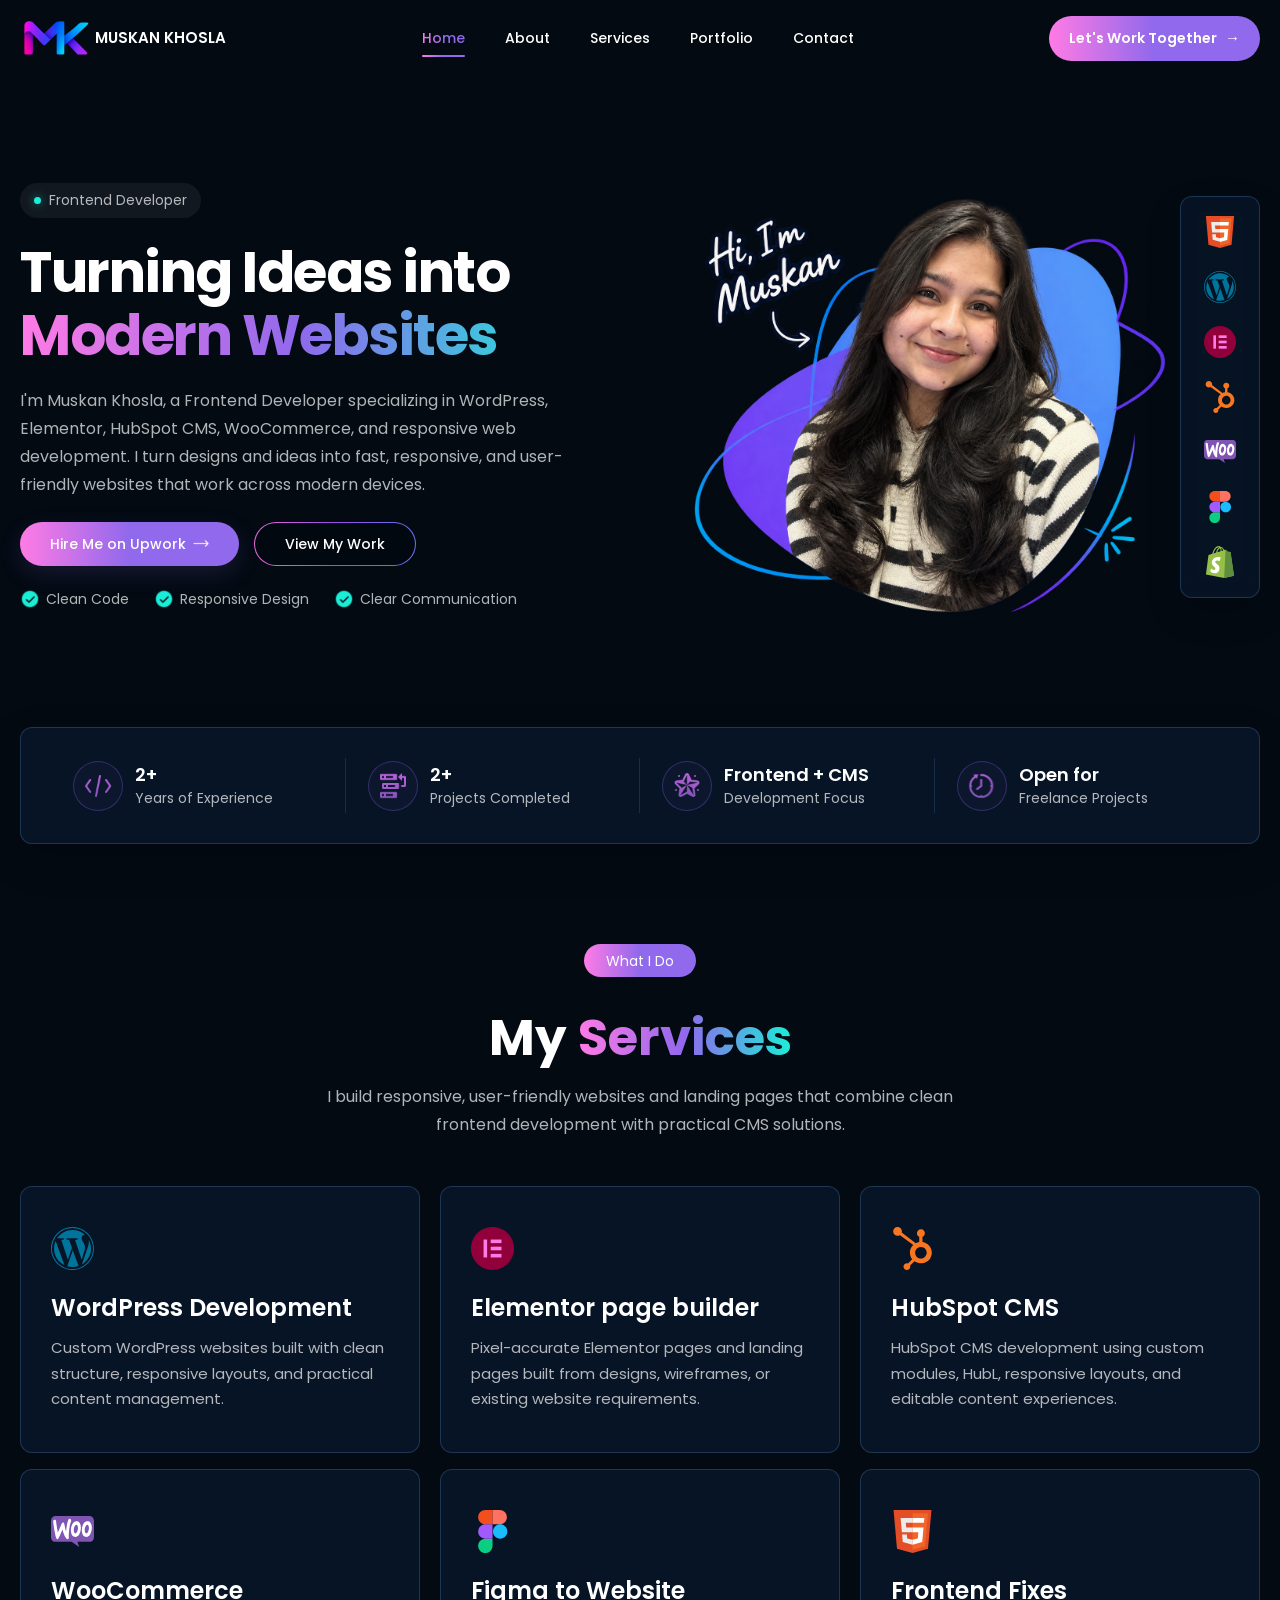
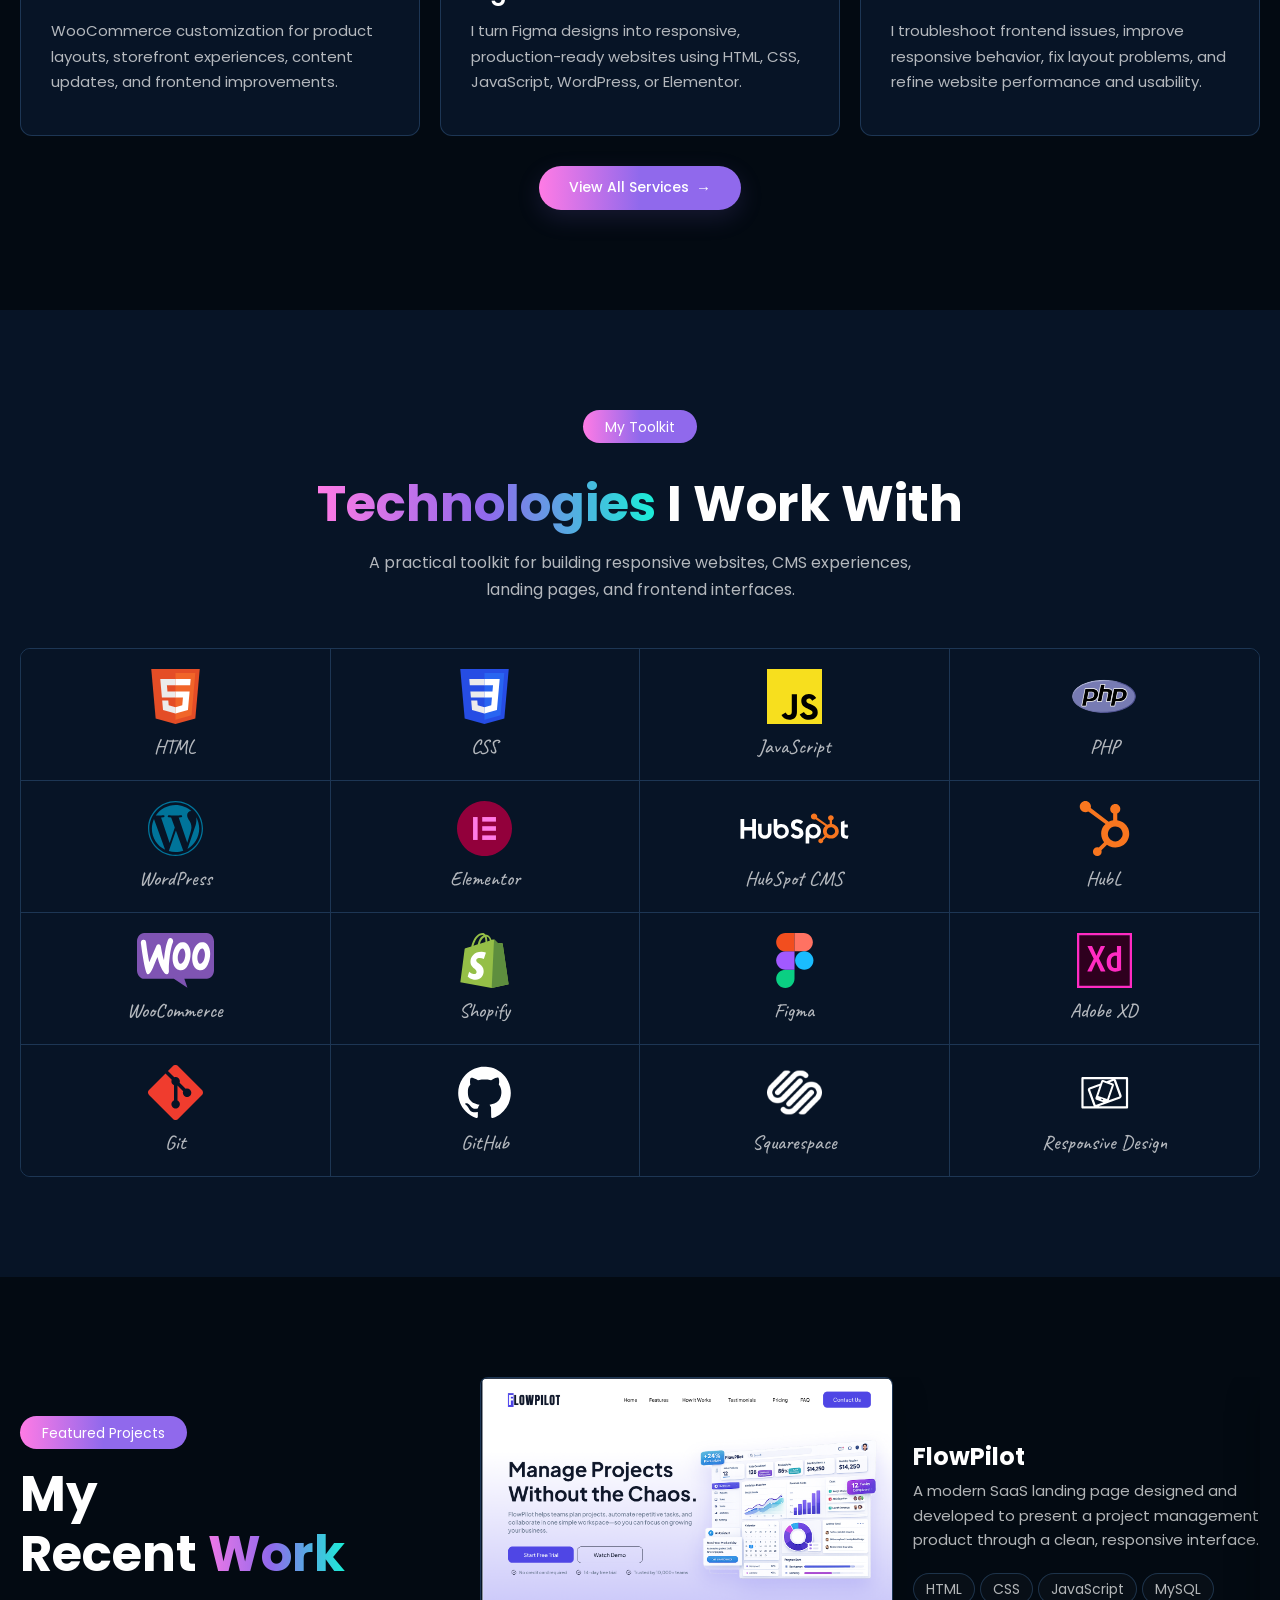
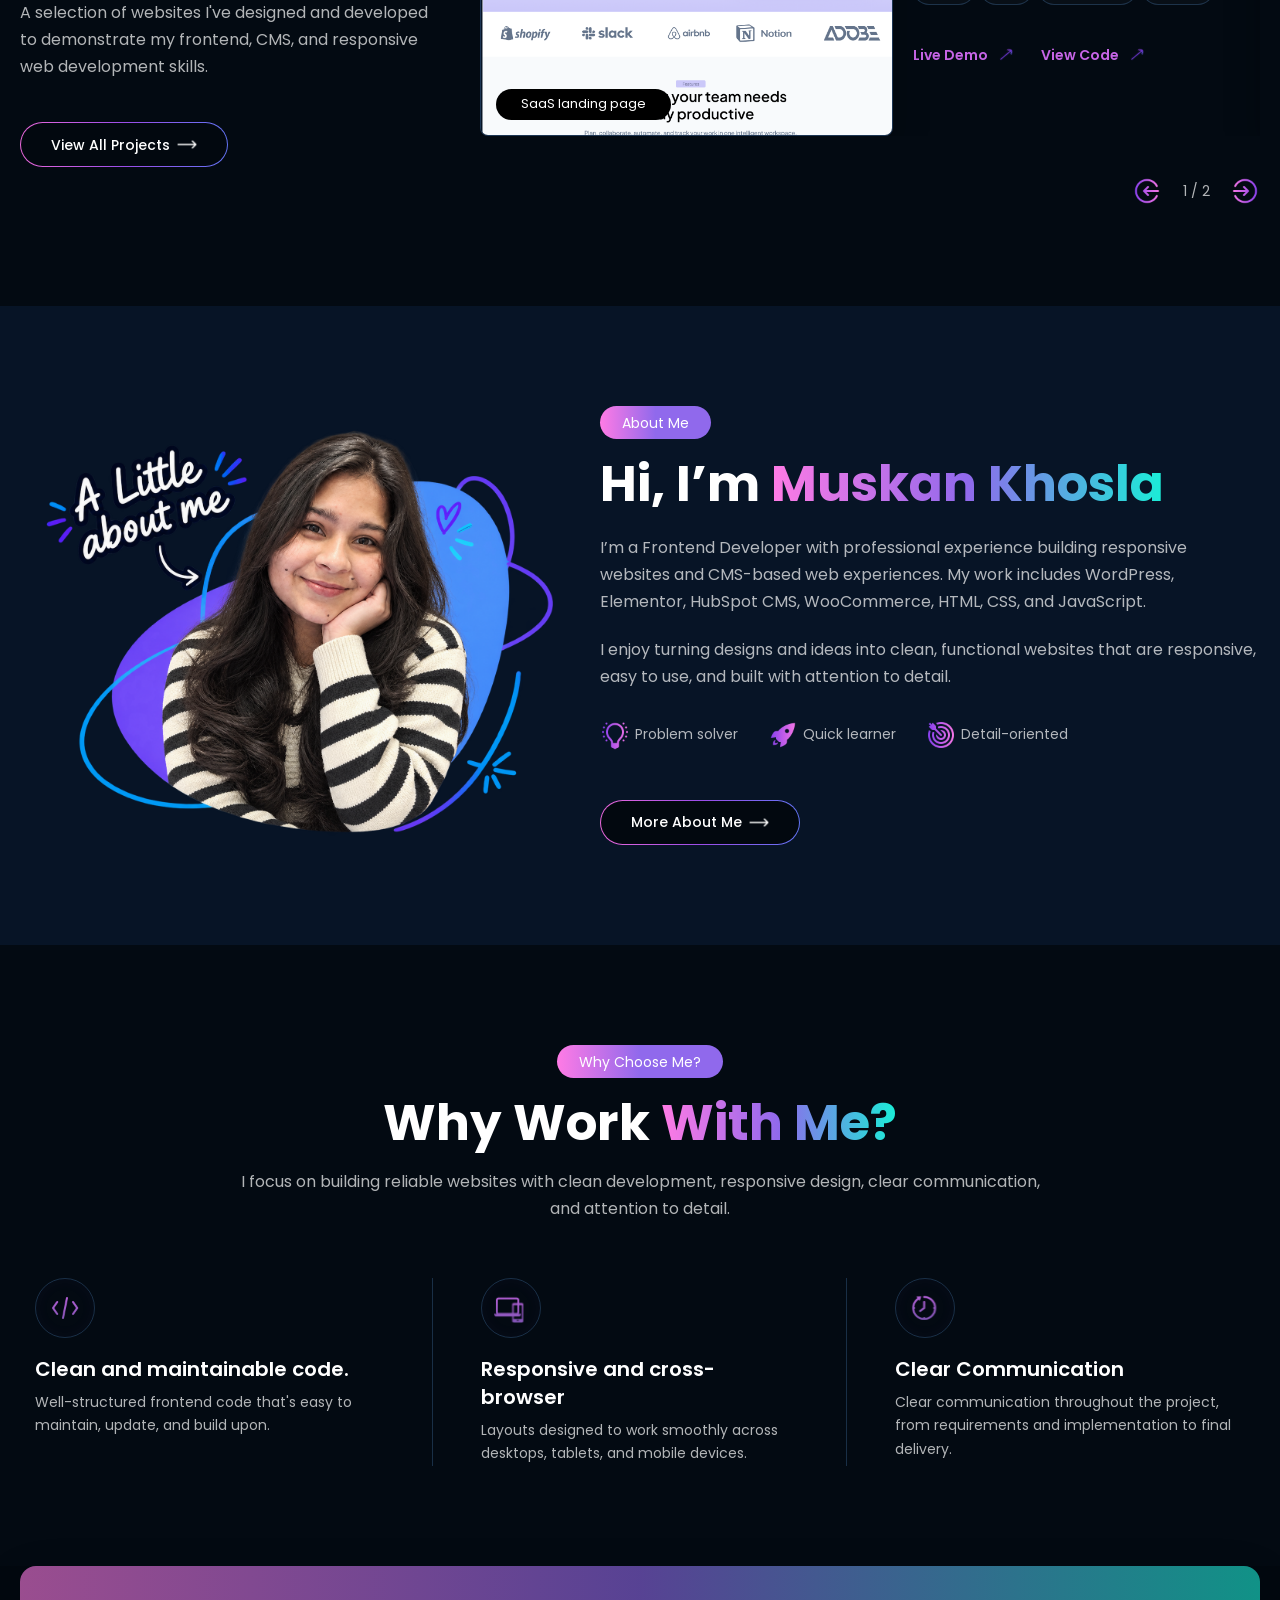
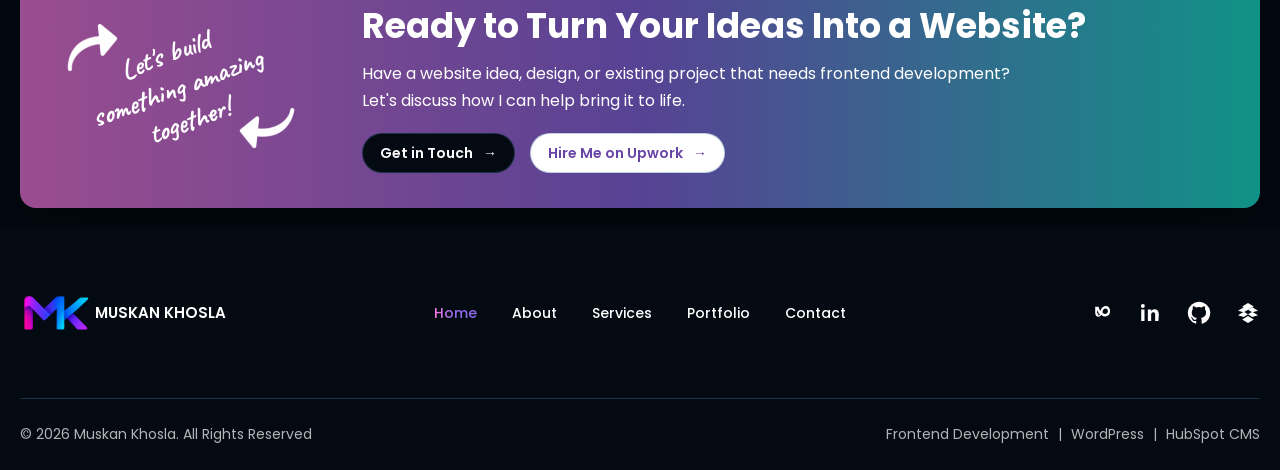
<file: index.html>
<!DOCTYPE html>
<html lang="en">
<head>
    <meta charset="UTF-8">
    <meta name="viewport" content="width=device-width, initial-scale=1.0">
    <meta name="description" content="Muskan Khosla is a Frontend Developer specializing in WordPress, Elementor, HubSpot CMS, WooCommerce, and responsive web development.">
    <!-- <meta name="keywords" content="Muskan Khosla, Frontend Developer, WordPress Developer, Website Developer, HTML, CSS, JavaScript, Elementor, HubSpot"> -->
    <meta name="author" content="Muskan Khosla">
    <meta name="robots" content="index, follow">

    <title>Muskan Khosla | Frontend Developer & WordPress Developer</title>

    <!-- Open Graph -->
    <meta property="og:type" content="website">
    <meta property="og:title" content="Muskan Khosla | Frontend Developer & WordPress Developer">
    <meta property="og:description"content="Frontend Developer specializing in WordPress, Elementor, HubSpot CMS, WooCommerce, and responsive web development.">
    <meta property="og:url" content="https://muskan-khosla.github.io/portfolio/">
    <meta property="og:site_name" content="Muskan Khosla">

    <!-- X / Twitter -->
    <meta name="twitter:card" content="summary_large_image">
    <meta name="twitter:title" content="Muskan Khosla | Frontend Developer & WordPress Developer">
    <meta name="twitter:description" content="Frontend Developer specializing in WordPress, Elementor, HubSpot CMS, WooCommerce, and responsive web development.">

    <!-- Canonical -->
    <link rel="canonical" href="https://muskan-khosla.github.io/portfolio/">

    <!-- Favicon -->
    <link rel="icon" type="image/svg+xml" href="favicon/Fevicon.svg">

    <!-- Google Fonts  -->
    <!-- Poppins  -->
    <link rel="preconnect" href="https://fonts.googleapis.com">
    <link rel="preconnect" href="https://fonts.gstatic.com" crossorigin>
    <link href="https://fonts.googleapis.com/css2?family=Poppins:ital,wght@0,100;0,200;0,300;0,400;0,500;0,600;0,700;0,800;0,900;1,100;1,200;1,300;1,400;1,500;1,600;1,700;1,800;1,900&display=swap" rel="stylesheet">
    <!-- Caveat  -->
    <link rel="preconnect" href="https://fonts.googleapis.com">
    <link rel="preconnect" href="https://fonts.gstatic.com" crossorigin>
    <link href="https://fonts.googleapis.com/css2?family=Caveat:wght@400..700&family=Poppins:ital,wght@0,100;0,200;0,300;0,400;0,500;0,600;0,700;0,800;0,900;1,100;1,200;1,300;1,400;1,500;1,600;1,700;1,800;1,900&display=swap" rel="stylesheet">

    <link rel="stylesheet" href="css/variables.css">
    <link rel="stylesheet" href="css/style.css">
    <link rel="stylesheet" href="css/home.css">
</head>
<body>

<!-- Header  -->
<header class="site-header">
    <div class="container header-inner">
        <!-- Logo -->
        <a href="index.html" class="site-logo" aria-label="Muskan Khosla - Home">
            <img src="assets/images/Muskan-Khosla-Logo.png" alt="Muskan Khosla" >
            <span>Muskan Khosla</span>
        </a>

        <!-- Desktop Navigation -->
        <nav id="main-navigation" class="main-navigation" aria-label="Main navigation">
            <a href="index.html" class="nav-link active">
                Home
            </a>
            <a href="about.html" class="nav-link">
                About
            </a>
            <a href="services.html" class="nav-link">
                Services
            </a>
            <a href="portfolio.html" class="nav-link">
                Portfolio
            </a>
            <a href="contact.html" class="nav-link">
                Contact
            </a>
        </nav>

        <!-- Header CTA -->
        <a href="contact.html" class="header-cta">
            Let's Work Together
            <span aria-hidden="true">→</span>
        </a>

        <!-- Mobile Menu Button -->
        <button class="menu-toggle" type="button" aria-label="Open navigation menu" aria-expanded="false" aria-controls="main-navigation">
            <span></span>
            <span></span>
            <span></span>
        </button>
    </div>
</header>


<main>

<!--  HERO SECTION  -->
<section class="hero-section">
    <div class="container">

        <div class="hero-grid">
            <!-- HERO CONTENT -->
            <div class="hero-content">
                <span class="hero-role">
                    <span class="hero-role-dot"></span>
                    Frontend Developer
                </span>
                <h1 class="hero-title">
                    Turning Ideas into
                    <span class="gradient-text">Modern Websites</span>
                </h1>
                <p class="hero-description">
                    I'm Muskan Khosla, a Frontend Developer specializing in WordPress, Elementor, HubSpot CMS, WooCommerce, and responsive web development. I turn designs and ideas into fast, responsive, and user-friendly websites that work across modern devices.
                </p>
                <div class="hero-buttons">
                    <a href="https://www.upwork.com/freelancers/~0180437465f65e825d?mp_source=share" class="hero-button hero-button-primary gradiant-btn" target="_blank" rel="noopener noreferrer">
                        Hire Me on Upwork
                        <img src="assets/icons/Button-arrow.svg" alt="Button Arrow">
                    </a>
                    <a href="portfolio.html" class="hero-button hero-button-outline border-btn">
                        View My Work
                    </a>
                </div>
                <div class="hero-points">
                    <span>
                        <img src="assets/icons/check.svg" alt="Check">
                        Clean Code
                    </span>
                    <span>
                        <img src="assets/icons/check.svg" alt="Check">
                        Responsive Design
                    </span>
                    <span>
                        <img src="assets/icons/check.svg" alt="Check">
                        Clear Communication
                    </span>
                </div>
            </div>

            <!-- HERO VISUAL -->
            <div class="hero-visual">
                <div class="hero-photo-area">
                    <div class="hero-photo">
                        <img src="assets/images/Muskan-Khosla.png" alt="Muskan Khosla">
                    </div>
                </div>

                <!-- TECHNOLOGY RAIL -->
                <div class="hero-toolkit">
                    <div class="hero-tool">
                        <img src="assets/icons/HTML5_logo.svg" alt="HTML">
                    </div>
                    <div class="hero-tool">
                        <img src="assets/icons/WordPress_logo.svg" alt="WordPress" >
                    </div>
                    <div class="hero-tool">
                        <img src="assets/icons/Elementor.svg" alt="Elementor">
                    </div>
                    <div class="hero-tool">
                        <img src="assets/icons/HubSpot.svg" alt="HubSpot">
                    </div>
                    <div class="hero-tool">
                        <img src="assets/icons/WooCommerce_logo.svg" alt="WooCommerce" >
                    </div>
                    <div class="hero-tool">
                        <img src="assets/icons/Figma_logo.svg" alt="Figma">
                    </div>
                    <div class="hero-tool">
                        <img src="assets/icons/Shopify_logo.svg" alt="Shopify">
                    </div>
                </div>
            </div>
        </div>
    </div>
</section>


<!--  HERO COUNTERS -->
<section class="hero-counter">
    <div class="container">

        <div class="counter-box">

            <!-- Experience -->
            <div class="counter-item">
                <div class="counter-icon" aria-hidden="true">
                    <img src="assets/icons/Code.svg" alt="Code">
                </div>
                <div class="counter-content">
                    <div class="counter-value">2+</div>
                    <div class="counter-label">
                        Years of Experience
                    </div>
                </div>
            </div>

            <!-- Projects -->
            <div class="counter-item">
                <div class="counter-icon" aria-hidden="true">
                    <img src="assets/icons/project_stack.svg" alt="">
                </div>
                <div class="counter-content">
                    <div class="counter-value">2+</div>
                    <div class="counter-label">
                        Projects Completed
                    </div>
                </div>
            </div>

            <!-- Frontend + CMS -->
            <div class="counter-item">
                <div class="counter-icon" aria-hidden="true">
                    <img src="assets/icons/Focus.svg" alt="">
                </div>
                <div class="counter-content">
                    <div class="counter-value">
                        Frontend + CMS
                    </div>
                    <div class="counter-label">
                        Development Focus
                    </div>
                </div>
            </div>

            <!-- Availability -->
            <div class="counter-item">
                <div class="counter-icon" aria-hidden="true">
                    <img src="assets/icons/Time.svg" alt="">
                </div>
                <div class="counter-content">
                    <div class="counter-value">
                        Open for
                    </div>
                    <div class="counter-label">
                        Freelance Projects
                    </div>
                </div>
            </div>
        </div>
    </div>
</section>


<!--  MY SERVICES  -->
<section class="services-section">
    <div class="container">
        <!-- Section Header -->
        <div class="services-header">
            <span class="section-badge">What I Do</span>
            <h2 class="section-heading">
                My <span class="gradient-text">Services</span>
            </h2>
            <p class="section-description">
                I build responsive, user-friendly websites and landing pages that combine clean frontend development with practical CMS solutions.
            </p>
        </div>

        <!-- Services Grid -->
        <div class="services-grid">

            <!-- WordPress -->
            <article class="service-card">
                <div class="service-icon">
                    <img src="assets/icons/WordPress_logo.svg" alt="WordPress">
                </div>
                <h3>WordPress Development</h3>
                <p>
                    Custom WordPress websites built with clean structure, responsive layouts, and practical content management.
                </p>
            </article>

            <!-- Elementor -->
            <article class="service-card">
                <div class="service-icon">
                    <img src="assets/icons/Elementor.svg" alt="Elementor">
                </div>
                <h3>Elementor page builder</h3>
                <p>
                    Pixel-accurate Elementor pages and landing pages built from designs, wireframes, or existing website requirements.
                </p>
            </article>

            <!-- HubSpot -->
            <article class="service-card">
                <div class="service-icon">
                    <img src="assets/icons/HubSpot.svg" alt="HubSpot">
                </div>
                <h3>HubSpot CMS</h3>
                <p>
                    HubSpot CMS development using custom modules, HubL, responsive layouts, and editable content experiences.
                </p>
            </article>

            <!-- WooCommerce -->
            <article class="service-card">
                <div class="service-icon">
                    <img src="assets/icons/WooCommerce_logo.svg" alt="WooCommerce">
                </div>
                <h3>WooCommerce</h3>
                <p>
                    WooCommerce customization for product layouts, storefront experiences, content updates, and frontend improvements.
                </p>
            </article>

            <!-- Figma -->
            <article class="service-card">
                <div class="service-icon">
                    <img src="assets/icons/Figma_logo.svg" alt="Figma">
                </div>
                <h3>Figma to Website</h3>
                <p>
                    I turn Figma designs into responsive, production-ready websites using HTML, CSS, JavaScript, WordPress, or Elementor.
                </p>
            </article>

            <!-- Frontend Fixes -->
            <article class="service-card">
                <div class="service-icon">
                    <img src="assets/icons/HTML5_logo.svg" alt="Frontend Development">
                </div>
                <h3>Frontend Fixes</h3>
                <p>
                    I troubleshoot frontend issues, improve responsive behavior, fix layout problems, and refine website performance and usability.
                </p>
            </article>
        </div>

        <!-- View All Services -->
        <div class="services-button-wrap">
            <a href="services.html" class="services-button gradiant-btn">
                View All Services
                <span aria-hidden="true">→</span>
            </a>
        </div>
    </div>
</section>


<!--  MY TOOLKIT  -->
<section class="toolkit-section">
    <div class="container">
        <!-- Section Header -->
        <div class="toolkit-header">
            <span class="section-badge">My Toolkit</span>
            <h2 class="section-heading">
                <span class="gradient-text">Technologies</span> I Work With
            </h2>
            <p class="section-description">
                A practical toolkit for building responsive websites, CMS experiences, landing pages, and frontend interfaces.
            </p>
        </div>

        <!-- Toolkit Grid -->
        <div class="toolkit-grid">
            <!-- HTML -->
            <div class="toolkit-item">
                <div class="toolkit-icon">
                    <img src="assets/icons/HTML5_logo.svg" alt="HTML">
                </div>
                <span>HTML</span>
            </div>

            <!-- CSS -->
            <div class="toolkit-item">
                <div class="toolkit-icon">
                    <img src="assets/icons/CSS3_logo.svg" alt="CSS">
                </div>
                <span>CSS</span>
            </div>

            <!-- JavaScript -->
            <div class="toolkit-item">
                <div class="toolkit-icon">
                    <img src="assets/icons/JavaScript_logo.svg" alt="JavaScript">
                </div>
                <span>JavaScript</span>
            </div>

            <!-- PHP -->
            <div class="toolkit-item">
                <div class="toolkit-icon">
                    <img src="assets/icons/PHP_logo.svg" alt="PHP">
                </div>
                <span>PHP</span>
            </div>


            <!-- WordPress -->
            <div class="toolkit-item">
                <div class="toolkit-icon">
                    <img src="assets/icons/WordPress_logo.svg" alt="WordPress">
                </div>
                <span>WordPress</span>
            </div>

            <!-- Elementor -->
            <div class="toolkit-item">
                <div class="toolkit-icon">
                    <img src="assets/icons/Elementor.svg" alt="Elementor">
                </div>
                <span>Elementor</span>
            </div>

            <!-- HubSpot CMS -->
            <div class="toolkit-item">
                <div class="toolkit-icon">
                    <img src="assets/icons/HubSpot_logo.svg" alt="HubSpot CMS">
                </div>
                <span>HubSpot CMS</span>
            </div>

            <!-- HubL -->
            <div class="toolkit-item">
                <div class="toolkit-icon">
                    <img src="assets/icons/HubSpot.svg" alt="HubL">
                </div>
                <span>HubL</span>
            </div>


            <!-- WooCommerce -->
            <div class="toolkit-item">
                <div class="toolkit-icon">
                    <img src="assets/icons/WooCommerce_logo.svg" alt="WooCommerce">
                </div>
                <span>WooCommerce</span>
            </div>

            <!-- Shopify -->
            <div class="toolkit-item">
                <div class="toolkit-icon">
                    <img src="assets/icons/Shopify_logo.svg" alt="Shopify">
                </div>
                <span>Shopify</span>
            </div>

            <!-- Figma -->
            <div class="toolkit-item">
                <div class="toolkit-icon">
                    <img src="assets/icons/Figma_logo.svg" alt="Figma">
                </div>
                <span>Figma</span>
            </div>

            <!-- Adobe XD -->
            <div class="toolkit-item">
                <div class="toolkit-icon">
                    <img src="assets/icons/Adobe_XD_logo.svg" alt="Adobe XD">
                </div>
                <span>Adobe XD</span>
            </div>


            <!-- Git -->
            <div class="toolkit-item">
                <div class="toolkit-icon">
                    <img src="assets/icons/git_logo.svg" alt="Git">
                </div>
                <span>Git</span>
            </div>

            <!-- GitHub -->
            <div class="toolkit-item">
                <div class="toolkit-icon">
                    <img src="assets/icons/GitHub_Logo.svg" alt="GitHub">
                </div>
                <span>GitHub</span>
            </div>

            <!-- Squarespace -->
            <div class="toolkit-item">
                <div class="toolkit-icon">
                    <img src="assets/icons/squarespace_logo.svg" alt="Squarespace">
                </div>
                <span>Squarespace</span>
            </div>

            <!-- Responsive Design -->
            <div class="toolkit-item">
                <div class="toolkit-icon">
                    <img src="assets/icons/Responsive_Logo.svg" alt="Squarespace">
                </div>
                <span>Responsive Design</span>
            </div>

        </div>

    </div>
</section>


<!-- FEATURED PROJECTS -->
<section class="featured-projects-section">
    <div class="container">

        <div class="featured-projects-grid">

            <!-- Left Content -->
            <div class="featured-projects-intro">
                <div class="section-header featured-projects-header">
                    <span class="section-badge">Featured Projects</span>
                    <h2 class="section-heading">
                        My <br>Recent<span class="gradient-text"> Work</span>
                    </h2>
                    <p class="section-description">
                        A selection of websites I've designed and developed to demonstrate my frontend, CMS, and responsive web development skills.
                    </p>
                </div>
                <a href="portfolio.html" class="featured-projects-button border-btn">
                    View All Projects
                    <img src="assets/icons/Button-arrow.svg" alt="arrow-right">
                </a>
            </div>


            <!-- Right: Project Slider -->
            <div class="featured-project-slider" tabindex="0" aria-label="Featured projects slider">
                <div class="featured-project-viewport">
                    <div class="featured-project-track">
                        <!--  PROJECT 1 — FLOWPILOT -->
                        <article class="featured-project-slide">
                            <div class="featured-project-preview">
                                <div class="project-preview-image">
                                    <img src="assets/projects/Flowpilot-Project.png" alt="FlowPilot website preview">
                                    <span class="project-category">SaaS landing page</span>
                                </div>
                            </div>
                            <div class="featured-project-info">
                                <h3>FlowPilot</h3>
                                <p>
                                    A modern SaaS landing page designed and developed to present a project management product through a clean, responsive interface.
                                </p>
                                <div class="project-tech-list">
                                    <span>HTML</span>
                                    <span>CSS</span>
                                    <span>JavaScript</span>
                                    <span>MySQL</span>
                                </div>
                                <div class="project-links">
                                    <a href="https://muskan-khosla.github.io/flowpilot/" target="_blank" rel="noopener noreferrer">
                                        Live Demo
                                        <img src="assets/icons/Project-link.svg" alt="Project Link">
                                    </a>
                                    <a href="https://github.com/muskan-khosla/flowpilot" target="_blank" rel="noopener noreferrer">
                                        View Code
                                        <img src="assets/icons/Project-link.svg" alt="Project Link">
                                    </a>
                                </div>
                            </div>
                        </article>

                        <!-- PROJECT 2 — ELEVATE DIGITAL AGENCY -->
                        <article class="featured-project-slide">
                            <div class="featured-project-preview">
                                <div class="project-preview-image">
                                    <img src="assets/projects/Elevate-Digital-project.png" alt="Elevate Digital Agency website preview">
                                     <span class="project-category">Digital Agency Website</span>
                                </div>
                            </div>
                            <div class="featured-project-info">
                                <h3>Elevate Digital Agency</h3>
                                <p>
                                    A modern digital agency website focused on presenting creative services through a polished, responsive, and conversion-focused interface.
                                </p>
                                <div class="project-tech-list">
                                    <span>HTML</span>
                                    <span>CSS</span>
                                    <span>JavaScript</span>
                                </div>
                                <div class="project-links">
                                    <a href="https://muskan-khosla.github.io/elevate-digital-agency/" target="_blank" rel="noopener noreferrer">
                                        Live Demo
                                        <img src="assets/icons/Project-link.svg" alt="Project Link">
                                    </a>
                                    <a href="https://github.com/muskan-khosla/elevate-digital-agency.git" target="_blank" rel="noopener noreferrer">
                                        View Code
                                        <img src="assets/icons/Project-link.svg" alt="Project Link">
                                    </a>
                                </div>
                            </div>
                        </article>

                        <!--
                            FUTURE PROJECTS:
                            Just copy another .featured-project-slide
                            and place it here.
                        -->

                    </div>
                </div>

                <!-- Slider Navigation -->
                <div class="featured-project-navigation">

                    <button type="button" class="project-nav-button project-prev" aria-label="Previous project">
                        <img src="assets/icons/slider-arrow-left.svg" alt="Arrow Left">
                    </button>

                    <span class="project-counter" aria-live="polite">
                        1 / 2
                    </span>

                    <button type="button" class="project-nav-button project-next" aria-label="Next project">
                        <img src="assets/icons/slider-arrow-right.svg" alt="Arrow Right">
                    </button>
                </div>
            </div>
        </div>
    </div>
</section>


<!--  ABOUT ME SECTION  -->
<section class="about-me-section">
    <div class="container">
        <div class="about-me-grid">
            <!-- Left: Image -->
            <div class="about-me-visual">
                <img
                    src="assets/images/about-me.png"
                    alt="Muskan Khosla"
                    class="about-me-photo"
                >
            </div>

            <!-- Right: Content -->
            <div class="about-me-content">
                <span class="section-badge">About Me</span>
                <h2 class="section-heading">
                    Hi, I’m
                    <span class="gradient-text">Muskan Khosla</span>
                </h2>
                <p class="about-me-intro">
                    I’m a Frontend Developer with professional experience building responsive websites and CMS-based web experiences. My work includes WordPress, Elementor, HubSpot CMS, WooCommerce, HTML, CSS, and JavaScript.
                </p>
                <p class="about-me-intro">
                    I enjoy turning designs and ideas into clean, functional websites that are responsive, easy to use, and built with attention to detail.
                </p>
                <div class="about-me-points">
                    <div class="about-me-point">
                        <img src="assets/icons/Bulb.svg" alt="Problem Solver">
                        <span>Problem solver</span>
                    </div>
                    <div class="about-me-point">
                        <img src="assets/icons/Rocket.svg" alt="Quick Learner">
                        <span>Quick learner</span>
                    </div>
                    <div class="about-me-point">
                        <img src="assets/icons/Goal.svg" alt="Detail Oriented">
                        <span>Detail-oriented</span>
                    </div>
                </div>

                <a href="about.html" class="about-me-link border-btn">
                    More About Me
                    <img src="assets/icons/Button-arrow.svg" alt="arrow-right">
                </a>

            </div>

        </div>
    </div>
</section>
    

<!--  WHY WORK WITH ME  -->
<section class="why-work-section">
    <div class="container">
        <!-- Section Heading -->
        <div class="section-header">
            <span class="section-badge">
                Why Choose Me?
            </span>
            <h2 class="section-heading">
                Why Work <span class="gradient-text">With Me?</span>
            </h2>
            <p class="section-description">
                I focus on building reliable websites with clean development, responsive design, clear communication, and attention to detail.
            </p>
        </div>

        <!-- Benefits -->
        <div class="why-work-grid">

            <!-- Benefit 1 -->
            <article class="why-work-item">
                <div class="why-work-icon" aria-hidden="true">
                    <img src="assets/icons/Code.svg" alt="Clean Code">
                </div>
                <h3>Clean and maintainable code.</h3>
                <p>
                    Well-structured frontend code that's easy to maintain, update, and build upon.
                </p>
            </article>

            <!-- Benefit 2 -->
            <article class="why-work-item">
                <div class="why-work-icon" aria-hidden="true">
                    <img src="assets/icons/Responsive.svg" alt="Responsive Browsers">
                </div>
                <h3>Responsive and cross-browser</h3>
                <p>
                    Layouts designed to work smoothly across desktops, tablets, and mobile devices.
                </p>
            </article>

            <!-- Benefit 3 -->
            <article class="why-work-item">
                <div class="why-work-icon" aria-hidden="true">
                    <img src="assets/icons/Time.svg" alt="Clear Communication">
                </div>
                <h3>Clear Communication</h3>
                <p>
                    Clear communication throughout the project, from requirements and implementation to final delivery.
                </p>
            </article>
        </div>
    </div>
</section>


<!-- CTA  -->
<section class="cta-section">
    <div class="container">
        <div class="cta-box">
            <!-- Decorative Side -->
            <div class="cta-decoration">
                <span class="cta-arrow">
                    <img src="assets/images/Arrow-up.png" alt="arrow-up">
                </span>
                
                <span class="cta-handwritten">
                    Let's build<br>
                    something amazing<br>
                    together!
                </span>
                
                <span class="cta-arrow cta-arrow-bottom">
                    <img src="assets/images/Arrow-down.png" alt="arrow-down">
                </span>
            </div>

            <!-- CTA Content -->
            <div class="cta-content">
                <h2>
                    Ready to Turn Your Ideas
                    <span>Into a Website?</span>
                </h2>
                <p>
                    Have a website idea, design, or existing project that needs frontend development? Let's discuss how I can help bring it to life.
                </p>
                <div class="cta-buttons">
                    <a href="contact.html" class="cta-button cta-button-dark">
                        Get in Touch
                        <span aria-hidden="true">→</span>
                    </a>
                    <a href="https://www.upwork.com/freelancers/~0180437465f65e825d?mp_source=share"
                       class="cta-button cta-button-light"
                       target="_blank"
                       rel="noopener noreferrer">
                        Hire Me on Upwork
                        <span aria-hidden="true">→</span>
                    </a>
                </div>
            </div>
        </div>
    </div>
</section>

</main>


<!-- Footer  -->
<footer class="site-footer">
    <div class="container">
        <!-- Footer Top -->
        <div class="footer-top">

            <!-- Logo -->
            <a href="index.html" class="site-logo" aria-label="Muskan Khosla - Home">
                <img src="assets/images/Muskan-Khosla-Logo.png" alt="Muskan Khosla">
                <span>Muskan Khosla</span>
            </a>

            <!-- Footer Navigation -->
            <nav class="footer-navigation" aria-label="Footer navigation">
                <a href="index.html" class="active">Home</a>
                <a href="about.html">About</a>
                <a href="services.html">Services</a>
                <a href="portfolio.html">Portfolio</a>
                <a href="contact.html">Contact</a>
            </nav>

            <!-- Social Links -->
            <div class="footer-socials">
                <!-- Upwork -->
                <a href="https://www.upwork.com/freelancers/~0180437465f65e825d?mp_source=share"
                target="_blank"
                rel="noopener noreferrer"
                aria-label="Upwork">

                    <svg viewBox="0 0 24 24" aria-hidden="true">
                        <defs>
                            <linearGradient id="social-gradient" x1="0%" y1="0%" x2="100%" y2="100%">
                                <stop offset="0%" stop-color="#ec68dc"/>
                                <stop offset="50%" stop-color="#9b4de8"/>
                                <stop offset="100%" stop-color="#6374f5"/>
                            </linearGradient>
                        </defs>
                        <path d="M17.2 5.1c-2.8 0-4.8 2-5.8 4.8-.9-1.2-1.5-2.7-1.9-4.2H6.2v5.8c0 2.5 1.1 4.2 3.1 4.2 1.4 0 2.4-.8 3-2 .9 1 2.1 1.8 3.8 1.8 3 0 5-2.4 5-5.2 0-3-1.6-5.2-3.9-5.2Zm-7.9 7.5c-.9 0-1.3-.6-1.3-1.7V8.7c.4 1.1.9 2.1 1.5 3 .4.6.9 1.1 1.4 1.5-.4.8-.9 1.4-1.6 1.4Zm6.8.3c-1.2 0-2-.7-2.7-1.6.4-2.3 1.4-3.7 3.1-3.7 1.4 0 2.4 1.1 2.4 2.7 0 1.5-1.1 2.6-2.8 2.6Z"/>
                    </svg>

                </a>

                <!-- LinkedIn -->
                <a href="https://www.linkedin.com/in/muskankhosla/"
                target="_blank"
                rel="noopener noreferrer"
                aria-label="LinkedIn">

                    <svg viewBox="0 0 24 24" aria-hidden="true">
                        <defs>
                            <linearGradient id="social-gradient" x1="0%" y1="0%" x2="100%" y2="100%">
                                <stop offset="0%" stop-color="#ec68dc"/>
                                <stop offset="50%" stop-color="#9b4de8"/>
                                <stop offset="100%" stop-color="#6374f5"/>
                            </linearGradient>
                        </defs>
                        <path d="M6.5 8.5H3.2V20h3.3V8.5ZM4.85 3A1.95 1.95 0 1 0 4.85 6.9 1.95 1.95 0 0 0 4.85 3ZM20.8 13.4c0-3.46-1.84-5.07-4.3-5.07-1.98 0-2.87 1.09-3.36 1.86V8.5H9.84V20h3.3v-5.7c0-1.5.28-2.95 2.14-2.95 1.84 0 1.86 1.72 1.86 3.05V20h3.3l.36-6.6Z"/>
                    </svg>

                </a>

                <!-- GitHub -->
                <a href="https://github.com/muskan-khosla"
                target="_blank"
                rel="noopener noreferrer"
                aria-label="GitHub">

                    <svg viewBox="0 0 24 24" aria-hidden="true">
                        <defs>
                            <linearGradient id="social-gradient" x1="0%" y1="0%" x2="100%" y2="100%">
                                <stop offset="0%" stop-color="#ec68dc"/>
                                <stop offset="50%" stop-color="#9b4de8"/>
                                <stop offset="100%" stop-color="#6374f5"/>
                            </linearGradient>
                        </defs>
                        <path d="M12 .8a11.2 11.2 0 0 0-3.54 21.82c.56.1.77-.24.77-.54v-2.1c-3.14.68-3.8-1.34-3.8-1.34-.5-1.28-1.22-1.62-1.22-1.62-1-.68.08-.67.08-.67 1.1.08 1.68 1.13 1.68 1.13.98 1.67 2.58 1.19 3.21.91.1-.71.38-1.19.7-1.46-2.5-.28-5.13-1.25-5.13-5.58 0-1.23.44-2.24 1.15-3.03-.12-.28-.5-1.43.11-2.98 0 0 .94-.3 3.08 1.15a10.7 10.7 0 0 1 5.61 0c2.14-1.45 3.08-1.15 3.08-1.15.61 1.55.23 2.7.11 2.98.71.79 1.15 1.8 1.15 3.03 0 4.34-2.63 5.3-5.14 5.58.4.35.75 1.04.75 2.1v3.11c0 .3.2.65.78.54A11.2 11.2 0 0 0 12 .8Z"/>
                    </svg>

                </a>


                <!-- Contra -->
                <a href="https://contra.com/muskan_khosla_wgjmfwre?referralExperimentNid=DEFAULT_REFERRAL_PROGRAM&referrerUsername=muskan_khosla_wgjmfwre"
                target="_blank"
                rel="noopener noreferrer"
                aria-label="Contra">

                    <svg viewBox="0 0 24 24" aria-hidden="true">
                        <defs>
                            <linearGradient id="social-gradient" x1="0%" y1="0%" x2="100%" y2="100%">
                                <stop offset="0%" stop-color="#ec68dc"/>
                                <stop offset="50%" stop-color="#9b4de8"/>
                                <stop offset="100%" stop-color="#6374f5"/>
                            </linearGradient>
                        </defs>
                        <path d="M6.2 5.5 12 2l5.8 3.5L12 9 6.2 5.5Zm0 13L12 22l5.8-3.5L12 15l-5.8 3.5ZM2 9.7 7.8 6.2 12 8.7 7.8 11.3 2 9.7Zm20 0-5.8-3.5L12 8.7l4.2 2.6L22 9.7ZM2 14.3l5.8-3.5L12 13.3l-4.2 2.6L2 14.3Zm20 0-5.8-3.5L12 13.3l4.2 2.6 5.8-1.6Z"/>
                    </svg>

                </a>

            </div>
        </div>

        <!-- Footer Divider -->
        <div class="footer-divider"></div>

        <!-- Footer Bottom -->
        <div class="footer-bottom">
            <p class="footer-copyright">
                © <span id="current-year"></span> Muskan Khosla. All Rights Reserved
            </p>
            <p class="footer-specialties">
                Frontend Development <span>|</span>
                WordPress <span>|</span>
                HubSpot CMS
            </p>
        </div>
    </div>
</footer>


<script src="js/script.js"></script>
</body>
</html>
</file>
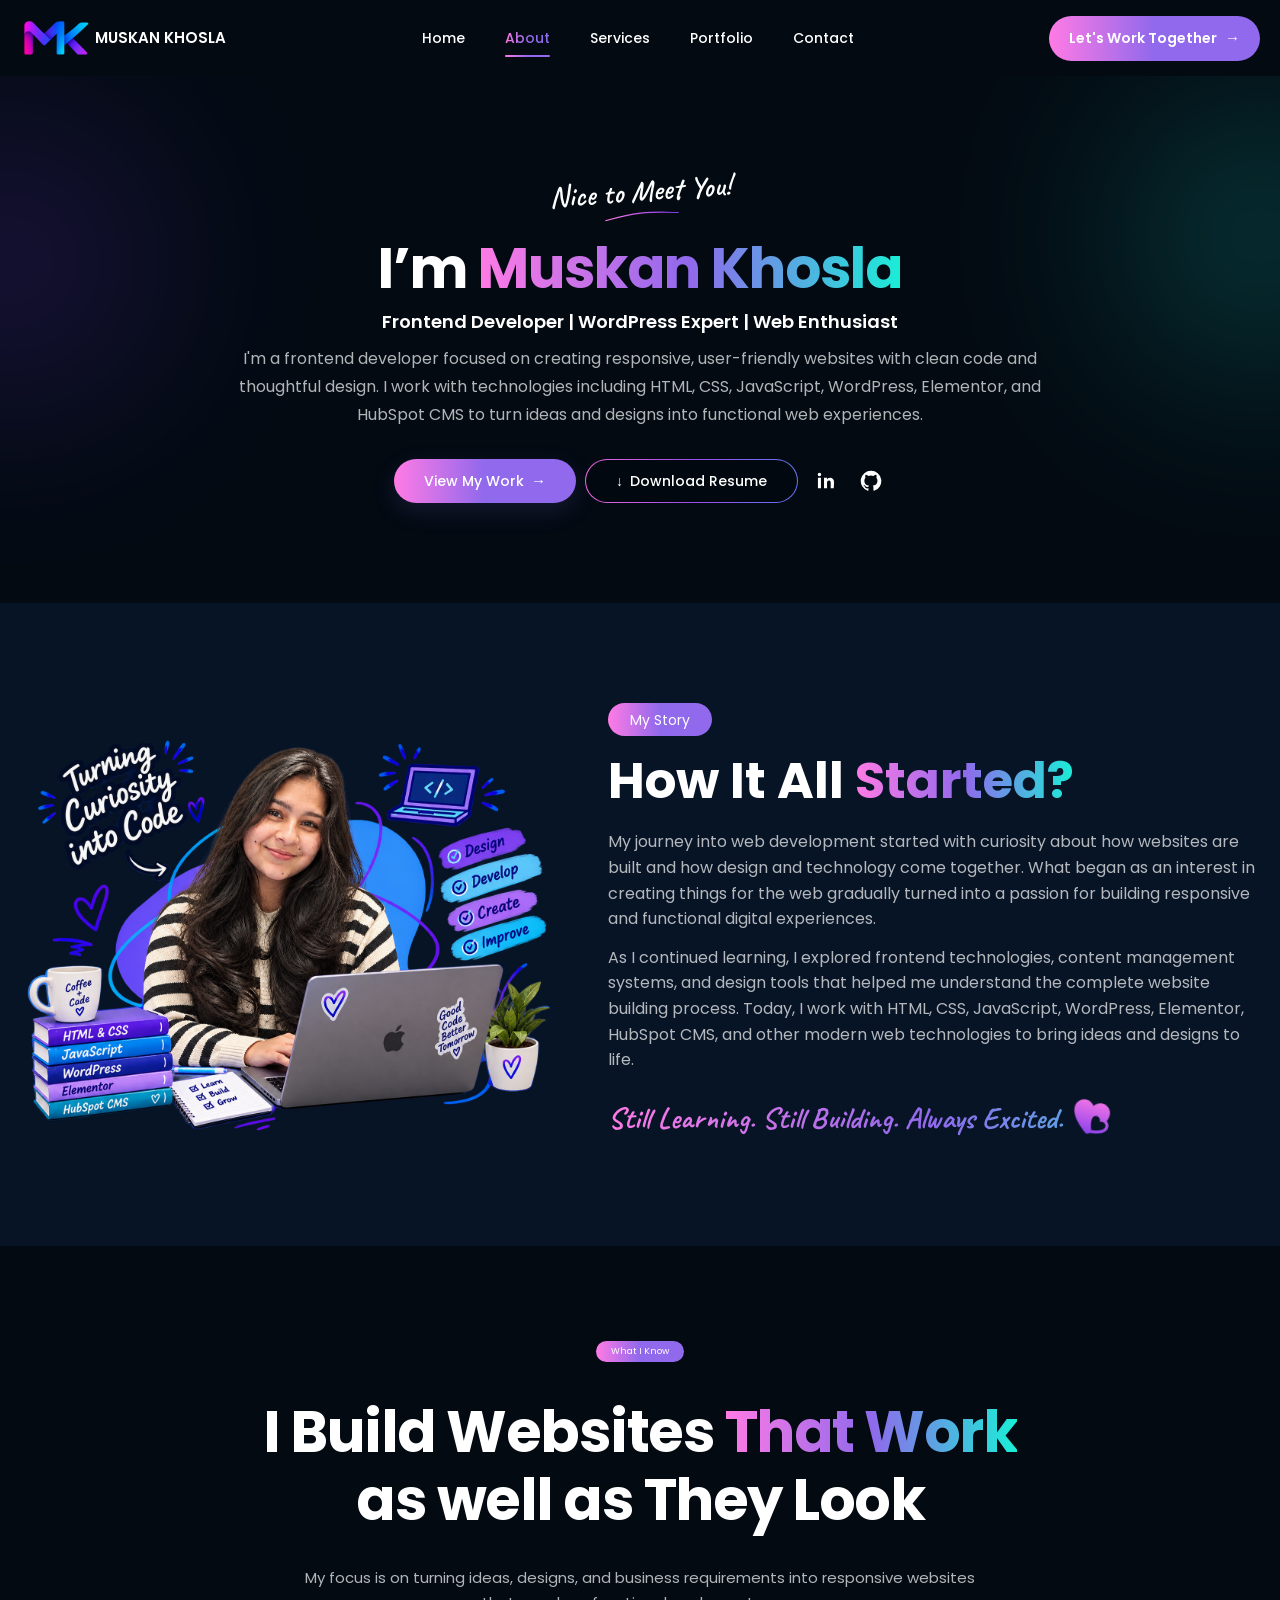
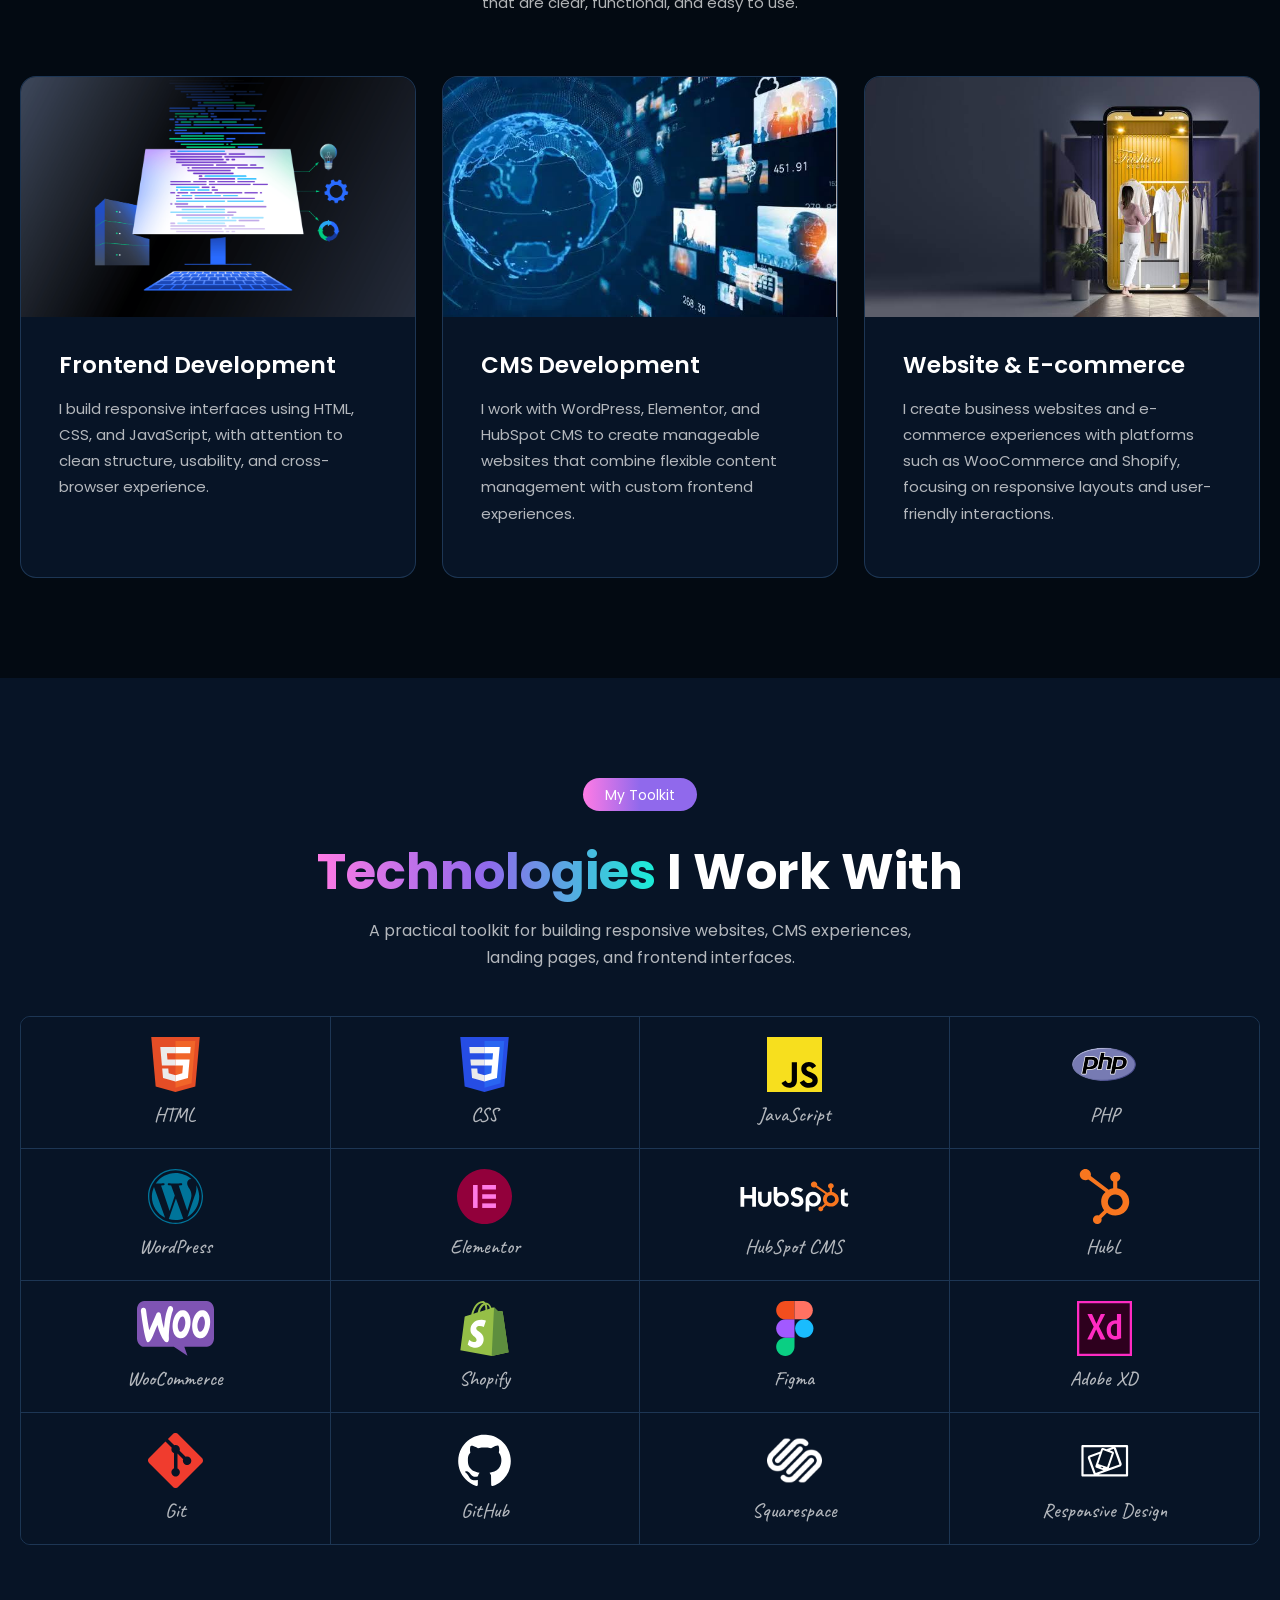
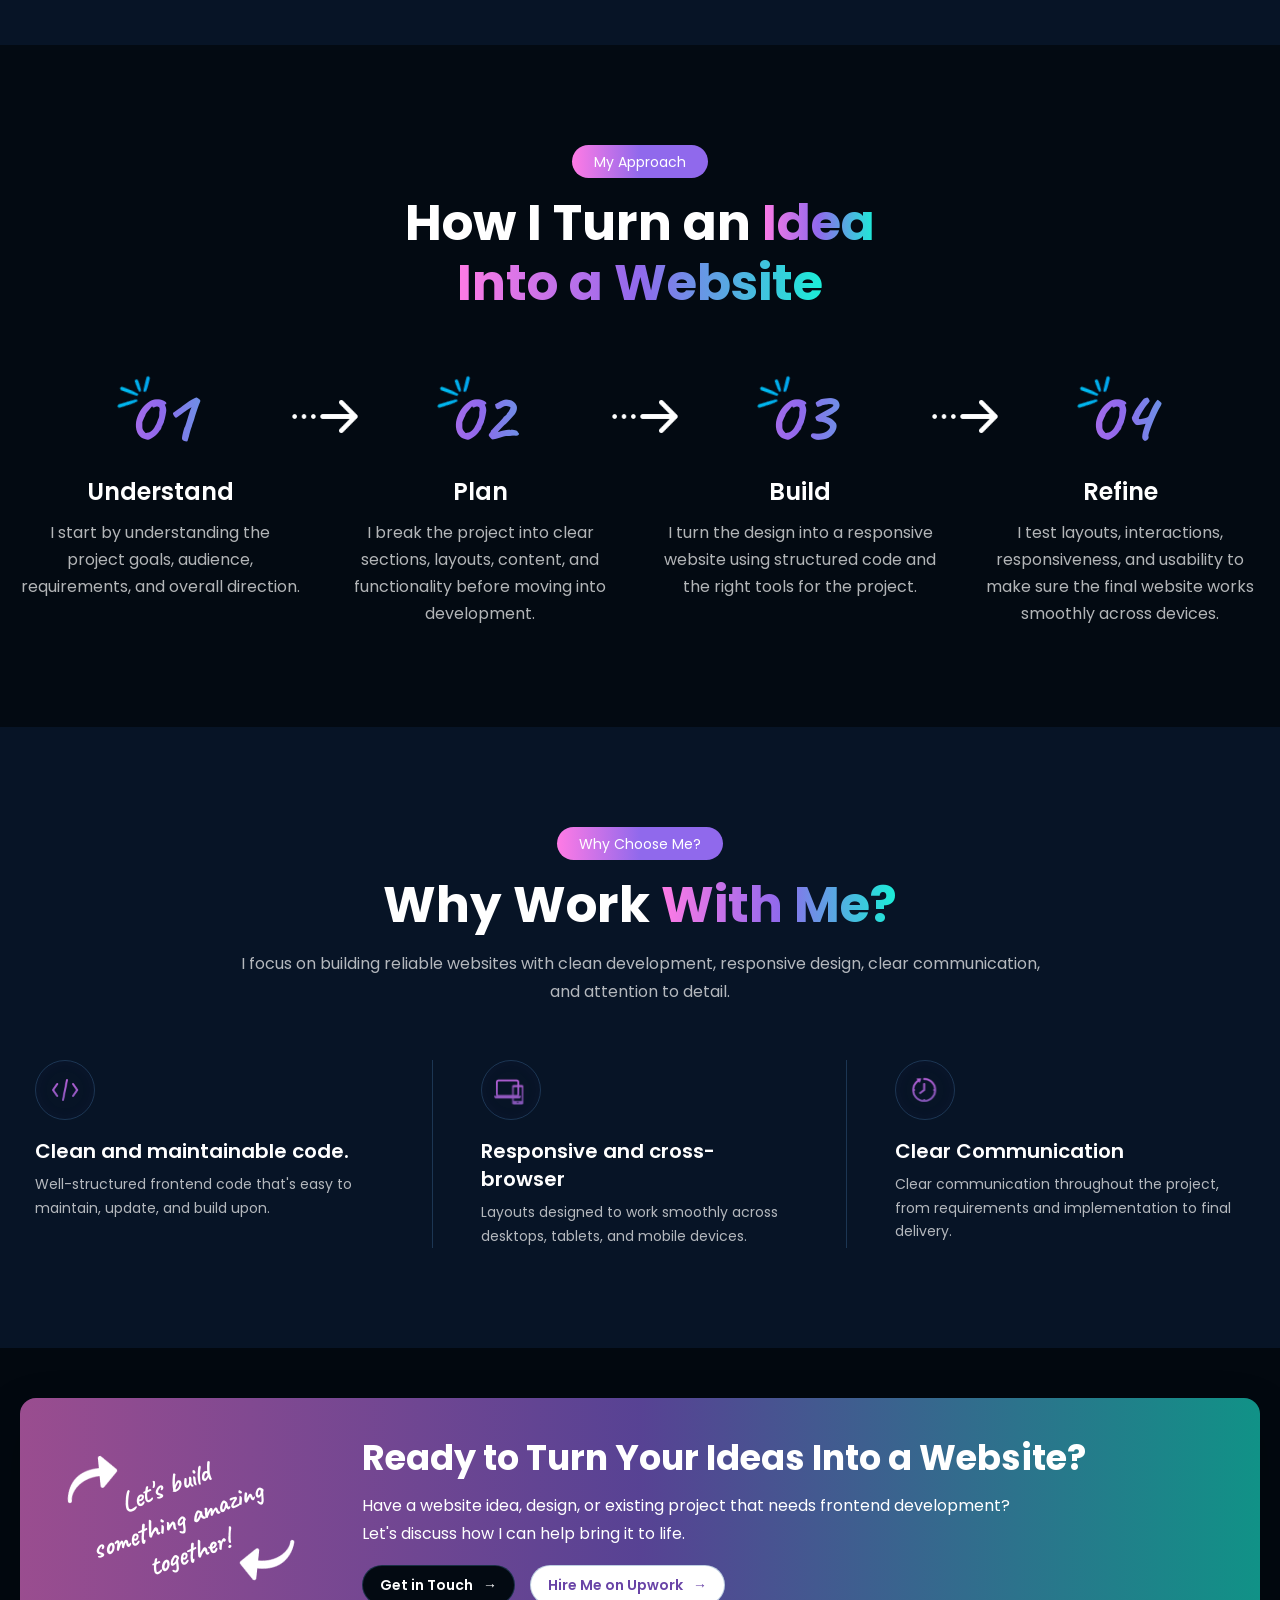
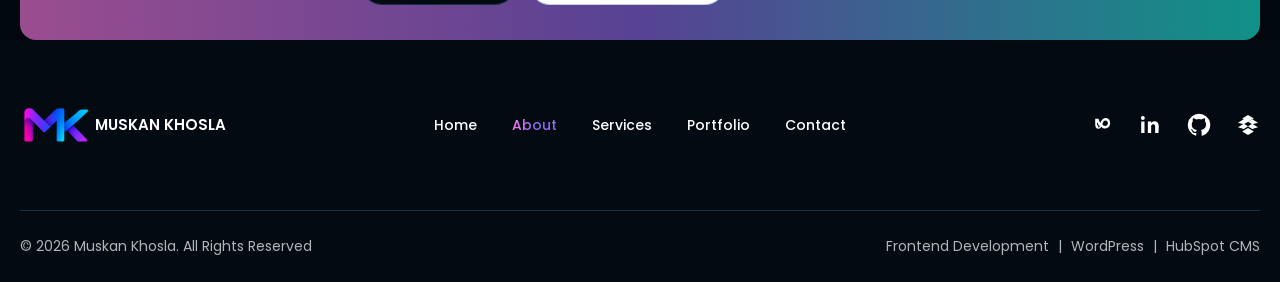
<file: about.html>
<!DOCTYPE html>
<html lang="en">
<head>
    <meta charset="UTF-8">
    <meta name="viewport" content="width=device-width, initial-scale=1.0">
    <meta name="description" content="Learn more about Muskan Khosla, a Frontend Developer specializing in WordPress, Elementor, HubSpot CMS, WooCommerce, and responsive web development.">
    <meta name="author" content="Muskan Khosla">
    <meta name="robots" content="index, follow">

    <!-- Open Graph / Social Sharing -->
    <meta property="og:type" content="website">
    <meta property="og:title" content="About Muskan Khosla | Frontend Developer">
    <meta property="og:description" content="Learn more about Muskan Khosla and her work in frontend development, WordPress, Elementor, HubSpot CMS, and responsive web development.">
    <meta property="og:url" content="https://muskan-khosla.github.io/portfolio/about.html">
    <!-- <meta property="og:image" content="https://muskan-khosla.github.io/portfolio/assets/images/about-og-image.jpg"> -->
    <!-- <meta property="og:image:alt" content="Muskan Khosla — Frontend Developer"> -->
    <meta property="og:site_name" content="Muskan Khosla">

    <!-- X / Twitter -->
    <meta name="twitter:card" content="summary_large_image">
    <meta name="twitter:title" content="About Muskan Khosla | Frontend Developer">
    <meta name="twitter:description" content="Learn more about Muskan Khosla and her work in frontend development, WordPress, Elementor, HubSpot CMS, and responsive web development.">
    <!-- <meta name="twitter:image" content="https://muskan-khosla.github.io/portfolio/assets/images/about-og-image.jpg"> -->

    <title>About Muskan Khosla | Frontend Developer & WordPress Developer</title>

    <!-- Canonical URL -->
    <link rel="canonical" href="https://muskan-khosla.github.io/portfolio/about.html">

    <!-- Favicon -->
    <link rel="icon" type="image/svg+xml" href="favicon/Fevicon.svg">

    <!-- Google Fonts  -->
    <!-- Poppins  -->
    <link rel="preconnect" href="https://fonts.googleapis.com">
    <link rel="preconnect" href="https://fonts.gstatic.com" crossorigin>
    <link href="https://fonts.googleapis.com/css2?family=Poppins:ital,wght@0,100;0,200;0,300;0,400;0,500;0,600;0,700;0,800;0,900;1,100;1,200;1,300;1,400;1,500;1,600;1,700;1,800;1,900&display=swap" rel="stylesheet">
    <!-- Caveat  -->
    <link rel="preconnect" href="https://fonts.googleapis.com">
    <link rel="preconnect" href="https://fonts.gstatic.com" crossorigin>
    <link href="https://fonts.googleapis.com/css2?family=Caveat:wght@400..700&family=Poppins:ital,wght@0,100;0,200;0,300;0,400;0,500;0,600;0,700;0,800;0,900;1,100;1,200;1,300;1,400;1,500;1,600;1,700;1,800;1,900&display=swap" rel="stylesheet">

    <link rel="stylesheet" href="css/variables.css">
    <link rel="stylesheet" href="css/style.css">
    <link rel="stylesheet" href="css/about.css">
</head>
<body>

<!-- Header  -->
<header class="site-header">
    <div class="container header-inner">
        <!-- Logo -->
        <a href="index.html" class="site-logo" aria-label="Muskan Khosla - Home">
            <img src="assets/images/Muskan-Khosla-Logo.png" alt="Muskan Khosla" >
            <span>Muskan Khosla</span>
        </a>

        <!-- Desktop Navigation -->
        <nav id="main-navigation" class="main-navigation" aria-label="Main navigation">
            <a href="index.html" class="nav-link">
                Home
            </a>
            <a href="about.html" class="nav-link active">
                About
            </a>
            <a href="services.html" class="nav-link">
                Services
            </a>
            <a href="portfolio.html" class="nav-link">
                Portfolio
            </a>
            <a href="contact.html" class="nav-link">
                Contact
            </a>
        </nav>

        <!-- Header CTA -->
        <a href="contact.html" class="header-cta">
            Let's Work Together
            <span aria-hidden="true">→</span>
        </a>

        <!-- Mobile Menu Button -->
        <button class="menu-toggle" type="button" aria-label="Open navigation menu" aria-expanded="false" aria-controls="main-navigation">
            <span></span>
            <span></span>
            <span></span>
        </button>
    </div>
</header>


<main>

<!--  PAGE HERO -->
<section class="page-hero">
    <div class="page-hero-glow page-hero-glow-left"></div>
    <div class="page-hero-glow page-hero-glow-right"></div>

    <div class="container">

        <div class="page-hero-content">
            <span class="page-hero-script">Nice to Meet You!</span>
            <h1 class="page-hero-title">I’m <span class="gradient-text">Muskan Khosla</span> </h1>
            <p class="page-hero-role">
                Frontend Developer | WordPress Expert | Web Enthusiast
            </p>
            <p class="page-hero-description">
                I'm a frontend developer focused on creating responsive, user-friendly websites with clean code and thoughtful design. I work with technologies including HTML, CSS, JavaScript, WordPress, Elementor, and HubSpot CMS to turn ideas and designs into functional web experiences.
            </p>
            <div class="page-hero-actions">
                <a href="portfolio.html" class="page-hero-button page-hero-button-primary gradiant-btn">
                    View My Work
                    <span aria-hidden="true">→</span>
                </a>
                <a href="assets/files/resume.pdf" class="page-hero-button page-hero-button-outline border-btn" target="_blank" rel="noopener noreferrer">
                    <span aria-hidden="true">↓</span>
                    Download Resume
                </a>
                <div class="page-hero-socials">
                    <!-- LinkedIn -->
                    <a href="https://www.linkedin.com/in/muskankhosla/" target="_blank" rel="noopener noreferrer" aria-label="LinkedIn" class="page-hero-social">
                        <svg viewBox="0 0 24 24" aria-hidden="true">
                            <defs>
                                <linearGradient id="social-gradient" x1="0%" y1="0%" x2="100%" y2="100%">
                                    <stop offset="0%" stop-color="#ec68dc"/>
                                    <stop offset="50%" stop-color="#9b4de8"/>
                                    <stop offset="100%" stop-color="#6374f5"/>
                                </linearGradient>
                            </defs>
                            <path d="M6.5 8.5H3.2V20h3.3V8.5ZM4.85 3A1.95 1.95 0 1 0 4.85 6.9 1.95 1.95 0 0 0 4.85 3ZM20.8 13.4c0-3.46-1.84-5.07-4.3-5.07-1.98 0-2.87 1.09-3.36 1.86V8.5H9.84V20h3.3v-5.7c0-1.5.28-2.95 2.14-2.95 1.84 0 1.86 1.72 1.86 3.05V20h3.3l.36-6.6Z"/>
                        </svg>
                    </a>

                    <!-- GitHub -->
                    <a href="https://github.com/muskan-khosla" target="_blank" rel="noopener noreferrer" aria-label="GitHub" class="page-hero-social" >
                        <svg viewBox="0 0 24 24" aria-hidden="true">
                            <defs>
                                <linearGradient id="social-gradient" x1="0%" y1="0%" x2="100%" y2="100%">
                                    <stop offset="0%" stop-color="#ec68dc"/>
                                    <stop offset="50%" stop-color="#9b4de8"/>
                                    <stop offset="100%" stop-color="#6374f5"/>
                                </linearGradient>
                            </defs>
                            <path d="M12 .8a11.2 11.2 0 0 0-3.54 21.82c.56.1.77-.24.77-.54v-2.1c-3.14.68-3.8-1.34-3.8-1.34-.5-1.28-1.22-1.62-1.22-1.62-1-.68.08-.67.08-.67 1.1.08 1.68 1.13 1.68 1.13.98 1.67 2.58 1.19 3.21.91.1-.71.38-1.19.7-1.46-2.5-.28-5.13-1.25-5.13-5.58 0-1.23.44-2.24 1.15-3.03-.12-.28-.5-1.43.11-2.98 0 0 .94-.3 3.08 1.15a10.7 10.7 0 0 1 5.61 0c2.14-1.45 3.08-1.15 3.08-1.15.61 1.55.23 2.7.11 2.98.71.79 1.15 1.8 1.15 3.03 0 4.34-2.63 5.3-5.14 5.58.4.35.75 1.04.75 2.1v3.11c0 .3.2.65.78.54A11.2 11.2 0 0 0 12 .8Z"/>
                        </svg>
                    </a>
                </div>
            </div>
        </div>
    </div>
</section>


<!--  MY STORY -->
<section class="my-story-section">
    <div class="container">
        <div class="my-story-grid">

            <!-- LEFT: IMAGE -->
            <div class="my-story-visual">
                <div class="my-story-image-wrap">
                    <img src="assets/images/Curiosity-into-Code-Workspace.png" alt="Muskan Khosla" class="my-story-image">
                </div>
            </div>
            <!-- RIGHT: CONTENT -->
            <div class="my-story-content">
                <span class="section-badge">
                    My Story
                </span>
                <h2 class="section-heading">
                    How It All
                    <span class="gradient-text">Started?</span>
                </h2>
                <div class="my-story-text section-decsription">
                    <p>
                        My journey into web development started with curiosity about how websites are built and how design and technology come together. What began as an interest in creating things for the web gradually turned into a passion for building responsive and functional digital experiences.
                    </p>
                    <p>
                        As I continued learning, I explored frontend technologies, content management systems, and design tools that helped me understand the complete website building process. Today, I work with HTML, CSS, JavaScript, WordPress, Elementor, HubSpot CMS, and other modern web technologies to bring ideas and designs to life.
                    </p>
                </div>
                <p class="my-story-signature">
                    Still Learning. Still Building. Always Excited.
                    <img src="assets/icons/Heart.svg" alt="Heart">
                </p>
            </div>
        </div>
    </div>
</section>


<!--  WHAT I KNOW  -->
<section class="what-i-know-section">
    <div class="container">
        <div class="section-header">
            <span class="section-badge">What I Know</span>
            <h2 class="section-heading">
                I Build Websites
                <span class="gradient-text">That Work</span>
                <br>
                as well as They Look
            </h2>
            <p class="section-description">
                My focus is on turning ideas, designs, and business requirements into responsive websites that are clear, functional, and easy to use.
            </p>
        </div>

        <div class="what-i-know-grid">

            <!--  FRONTEND DEVELOPMENT -->
            <article class="knowledge-card">
                <div class="knowledge-card-image">
                    <img src="assets/images/frontend-development.png" alt="Frontend development">
                </div>
                <div class="knowledge-card-content">
                    <h3>Frontend Development</h3>
                    <p>
                        I build responsive interfaces using HTML, CSS, and JavaScript, with attention to clean structure, usability, and cross-browser experience.
                    </p>
                </div>
            </article>

            <!--  CMS DEVELOPMENT -->
            <article class="knowledge-card">
                <div class="knowledge-card-image">
                    <img src="assets/images/CMS-Development.jpg" alt="CMS development">
                </div>
                <div class="knowledge-card-content">
                    <h3>CMS Development</h3>
                    <p>
                        I work with WordPress, Elementor, and HubSpot CMS to create manageable websites that combine flexible content management with custom frontend experiences.
                    </p>
                </div>
            </article>

            <!--  WEBSITE & E-COMMERCE  -->
            <article class="knowledge-card">
                <div class="knowledge-card-image">
                    <img src="assets/images/E-commerce.jpg" alt="Website and e-commerce development">
                </div>
                <div class="knowledge-card-content">
                    <h3>Website &amp; E-commerce</h3>
                    <p>
                        I create business websites and e-commerce experiences with platforms such as WooCommerce and Shopify, focusing on responsive layouts and user-friendly interactions.
                    </p>
                </div>
            </article>
        </div>
    </div>
</section>


<!--  MY TOOLKIT  -->
<section class="toolkit-section">
    <div class="container">
        <!-- Section Header -->
        <div class="toolkit-header">
            <span class="section-badge">My Toolkit</span>
            <h2 class="section-heading">
                <span class="gradient-text">Technologies</span> I Work With
            </h2>
            <p class="section-description">
                A practical toolkit for building responsive websites, CMS experiences, landing pages, and frontend interfaces.
            </p>
        </div>

        <!-- Toolkit Grid -->
        <div class="toolkit-grid">
            <!-- HTML -->
            <div class="toolkit-item">
                <div class="toolkit-icon">
                    <img src="assets/icons/HTML5_logo.svg" alt="HTML">
                </div>
                <span>HTML</span>
            </div>

            <!-- CSS -->
            <div class="toolkit-item">
                <div class="toolkit-icon">
                    <img src="assets/icons/CSS3_logo.svg" alt="CSS">
                </div>
                <span>CSS</span>
            </div>

            <!-- JavaScript -->
            <div class="toolkit-item">
                <div class="toolkit-icon">
                    <img src="assets/icons/JavaScript_logo.svg" alt="JavaScript">
                </div>
                <span>JavaScript</span>
            </div>

            <!-- PHP -->
            <div class="toolkit-item">
                <div class="toolkit-icon">
                    <img src="assets/icons/PHP_logo.svg" alt="PHP">
                </div>
                <span>PHP</span>
            </div>


            <!-- WordPress -->
            <div class="toolkit-item">
                <div class="toolkit-icon">
                    <img src="assets/icons/WordPress_logo.svg" alt="WordPress">
                </div>
                <span>WordPress</span>
            </div>

            <!-- Elementor -->
            <div class="toolkit-item">
                <div class="toolkit-icon">
                    <img src="assets/icons/Elementor.svg" alt="Elementor">
                </div>
                <span>Elementor</span>
            </div>

            <!-- HubSpot CMS -->
            <div class="toolkit-item">
                <div class="toolkit-icon">
                    <img src="assets/icons/HubSpot_logo.svg" alt="HubSpot CMS">
                </div>
                <span>HubSpot CMS</span>
            </div>

            <!-- HubL -->
            <div class="toolkit-item">
                <div class="toolkit-icon">
                    <img src="assets/icons/HubSpot.svg" alt="HubL">
                </div>
                <span>HubL</span>
            </div>


            <!-- WooCommerce -->
            <div class="toolkit-item">
                <div class="toolkit-icon">
                    <img src="assets/icons/WooCommerce_logo.svg" alt="WooCommerce">
                </div>
                <span>WooCommerce</span>
            </div>

            <!-- Shopify -->
            <div class="toolkit-item">
                <div class="toolkit-icon">
                    <img src="assets/icons/Shopify_logo.svg" alt="Shopify">
                </div>
                <span>Shopify</span>
            </div>

            <!-- Figma -->
            <div class="toolkit-item">
                <div class="toolkit-icon">
                    <img src="assets/icons/Figma_logo.svg" alt="Figma">
                </div>
                <span>Figma</span>
            </div>

            <!-- Adobe XD -->
            <div class="toolkit-item">
                <div class="toolkit-icon">
                    <img src="assets/icons/Adobe_XD_logo.svg" alt="Adobe XD">
                </div>
                <span>Adobe XD</span>
            </div>


            <!-- Git -->
            <div class="toolkit-item">
                <div class="toolkit-icon">
                    <img src="assets/icons/git_logo.svg" alt="Git">
                </div>
                <span>Git</span>
            </div>

            <!-- GitHub -->
            <div class="toolkit-item">
                <div class="toolkit-icon">
                    <img src="assets/icons/GitHub_Logo.svg" alt="GitHub">
                </div>
                <span>GitHub</span>
            </div>

            <!-- Squarespace -->
            <div class="toolkit-item">
                <div class="toolkit-icon">
                    <img src="assets/icons/squarespace_logo.svg" alt="Squarespace">
                </div>
                <span>Squarespace</span>
            </div>

            <!-- Responsive Design -->
            <div class="toolkit-item">
                <div class="toolkit-icon">
                    <img src="assets/icons/Responsive_Logo.svg" alt="Squarespace">
                </div>
                <span>Responsive Design</span>
            </div>

        </div>

    </div>
</section>


<!--  MY APPROACH  -->
<section class="my-approach-section">
    <div class="container">
        <div class="section-header">
            <span class="section-badge">My Approach</span>
            <h2 class="section-heading">
                How I Turn an
                <span class="gradient-text">Idea</span>
                <br>
                <span class="gradient-text">Into a Website</span>
            </h2>
        </div>

        <div class="approach-steps">
            <!-- STEP 01 -->
            <article class="approach-step">
                <div class="approach-step-number">
                    <!-- <img src="assets/icons/spark.svg" alt="Spark"> -->
                    <span>01</span>
                </div>
                <h3>Understand</h3>
                <p>
                    I start by understanding the project goals, audience,
                    requirements, and overall direction.
                </p>
            </article>
            
            <!-- ARROW -->
            <div class="approach-arrow" aria-hidden="true">
                <img src="assets/icons/Next-step-arrow.svg" alt="Step Arrow">
            </div>
            
            <!-- STEP 02 -->
            <article class="approach-step">
                <div class="approach-step-number">
                    <!-- <img src="assets/icons/spark.svg" alt="Spark"> -->
                    <span>02</span>
                </div>
                <h3>Plan</h3>
                <p>
                    I break the project into clear sections, layouts,
                    content, and functionality before moving into development.
                </p>
            </article>
            
            <!-- ARROW -->
            <div class="approach-arrow" aria-hidden="true">
                <img src="assets/icons/Next-step-arrow.svg" alt="Step Arrow">
            </div>
            
            
            <!-- STEP 03 -->
            <article class="approach-step">
                <div class="approach-step-number">
                    <!-- <img src="assets/icons/spark.svg" alt="Spark"> -->
                    <span>03</span>
                </div>
                <h3>Build</h3>
                <p>
                    I turn the design into a responsive website using
                    structured code and the right tools for the project.
                </p>
            </article>
            
            
            <!-- ARROW -->
            <div class="approach-arrow" aria-hidden="true">
                <img src="assets/icons/Next-step-arrow.svg" alt="Step Arrow">
            </div>
            
            <!-- STEP 04 -->
            <article class="approach-step">
                <div class="approach-step-number">
                    <!-- <img src="assets/icons/spark.svg" alt="Spark"> -->
                    <span>04</span>
                </div>
                <h3>Refine</h3>
                <p>
                    I test layouts, interactions, responsiveness, and
                    usability to make sure the final website works smoothly
                    across devices.
                </p>
            </article>
        </div>
    </div>
</section>


<!--  WHY WORK WITH ME  -->
<section class="why-work-section">
    <div class="container">
        <!-- Section Heading -->
        <div class="section-header">
            <span class="section-badge">
                Why Choose Me?
            </span>
            <h2 class="section-heading">
                Why Work <span class="gradient-text">With Me?</span>
            </h2>
            <p class="section-description">
                I focus on building reliable websites with clean development, responsive design, clear communication, and attention to detail.
            </p>
        </div>

        <!-- Benefits -->
        <div class="why-work-grid">

            <!-- Benefit 1 -->
            <article class="why-work-item">
                <div class="why-work-icon" aria-hidden="true">
                    <img src="assets/icons/Code.svg" alt="Clean Code">
                </div>
                <h3>Clean and maintainable code.</h3>
                <p>
                    Well-structured frontend code that's easy to maintain, update, and build upon.
                </p>
            </article>

            <!-- Benefit 2 -->
            <article class="why-work-item">
                <div class="why-work-icon" aria-hidden="true">
                    <img src="assets/icons/Responsive.svg" alt="Responsive Browsers">
                </div>
                <h3>Responsive and cross-browser</h3>
                <p>
                    Layouts designed to work smoothly across desktops, tablets, and mobile devices.
                </p>
            </article>

            <!-- Benefit 3 -->
            <article class="why-work-item">
                <div class="why-work-icon" aria-hidden="true">
                    <img src="assets/icons/Time.svg" alt="Clear Communication">
                </div>
                <h3>Clear Communication</h3>
                <p>
                    Clear communication throughout the project, from requirements and implementation to final delivery.
                </p>
            </article>
        </div>
    </div>
</section>


<!-- CTA  -->
<section class="cta-section">
    <div class="container">
        <div class="cta-box">
            <!-- Decorative Side -->
            <div class="cta-decoration">
                <span class="cta-arrow">
                    <img src="assets/images/Arrow-up.png" alt="arrow-up">
                </span>
                
                <span class="cta-handwritten">
                    Let's build<br>
                    something amazing<br>
                    together!
                </span>
                
                <span class="cta-arrow cta-arrow-bottom">
                    <img src="assets/images/Arrow-down.png" alt="arrow-down">
                </span>
            </div>

            <!-- CTA Content -->
            <div class="cta-content">
                <h2>
                    Ready to Turn Your Ideas
                    <span>Into a Website?</span>
                </h2>
                <p>
                    Have a website idea, design, or existing project that needs
                    frontend development? Let's discuss how I can help bring it
                    to life.
                </p>
                <div class="cta-buttons">
                    <a href="contact.html" class="cta-button cta-button-dark">
                        Get in Touch
                        <span aria-hidden="true">→</span>
                    </a>
                    <a href=https://www.upwork.com/freelancers/~0180437465f65e825d?mp_source=share"
                       class="cta-button cta-button-light"
                       target="_blank"
                       rel="noopener noreferrer">
                        Hire Me on Upwork
                        <span aria-hidden="true">→</span>
                    </a>
                </div>
            </div>
        </div>
    </div>
</section>

</main>


<!-- Footer  -->
<footer class="site-footer">
    <div class="container">
        <!-- Footer Top -->
        <div class="footer-top">

            <!-- Logo -->
            <a href="index.html" class="site-logo" aria-label="Muskan Khosla - Home">
                <img src="assets/images/Muskan-Khosla-Logo.png" alt="Muskan Khosla">
                <span>Muskan Khosla</span>
            </a>

            <!-- Footer Navigation -->
            <nav class="footer-navigation" aria-label="Footer navigation">
                <a href="index.html">Home</a>
                <a href="about.html" class="active">About</a>
                <a href="services.html">Services</a>
                <a href="portfolio.html">Portfolio</a>
                <a href="contact.html">Contact</a>
            </nav>

            <!-- Social Links -->
            <div class="footer-socials">
                <!-- Upwork -->
                <a href="https://www.upwork.com/freelancers/~0180437465f65e825d?mp_source=share"
                target="_blank"
                rel="noopener noreferrer"
                aria-label="Upwork">

                    <svg viewBox="0 0 24 24" aria-hidden="true">
                        <defs>
                            <linearGradient id="upwork-gradient" x1="0%" y1="0%" x2="100%" y2="100%">
                                <stop offset="0%" stop-color="#ec68dc"/>
                                <stop offset="50%" stop-color="#9b4de8"/>
                                <stop offset="100%" stop-color="#6374f5"/>
                            </linearGradient>
                        </defs>
                        <path d="M17.2 5.1c-2.8 0-4.8 2-5.8 4.8-.9-1.2-1.5-2.7-1.9-4.2H6.2v5.8c0 2.5 1.1 4.2 3.1 4.2 1.4 0 2.4-.8 3-2 .9 1 2.1 1.8 3.8 1.8 3 0 5-2.4 5-5.2 0-3-1.6-5.2-3.9-5.2Zm-7.9 7.5c-.9 0-1.3-.6-1.3-1.7V8.7c.4 1.1.9 2.1 1.5 3 .4.6.9 1.1 1.4 1.5-.4.8-.9 1.4-1.6 1.4Zm6.8.3c-1.2 0-2-.7-2.7-1.6.4-2.3 1.4-3.7 3.1-3.7 1.4 0 2.4 1.1 2.4 2.7 0 1.5-1.1 2.6-2.8 2.6Z"/>
                    </svg>

                </a>

                <!-- LinkedIn -->
                <a href="https://www.linkedin.com/in/muskankhosla/"
                target="_blank"
                rel="noopener noreferrer"
                aria-label="LinkedIn">

                    <svg viewBox="0 0 24 24" aria-hidden="true">
                        <defs>
                            <linearGradient id="social-gradient" x1="0%" y1="0%" x2="100%" y2="100%">
                                <stop offset="0%" stop-color="#ec68dc"/>
                                <stop offset="50%" stop-color="#9b4de8"/>
                                <stop offset="100%" stop-color="#6374f5"/>
                            </linearGradient>
                        </defs>
                        <path d="M6.5 8.5H3.2V20h3.3V8.5ZM4.85 3A1.95 1.95 0 1 0 4.85 6.9 1.95 1.95 0 0 0 4.85 3ZM20.8 13.4c0-3.46-1.84-5.07-4.3-5.07-1.98 0-2.87 1.09-3.36 1.86V8.5H9.84V20h3.3v-5.7c0-1.5.28-2.95 2.14-2.95 1.84 0 1.86 1.72 1.86 3.05V20h3.3l.36-6.6Z"/>
                    </svg>

                </a>

                <!-- GitHub -->
                <a href="https://github.com/muskan-khosla"
                target="_blank"
                rel="noopener noreferrer"
                aria-label="GitHub">

                    <svg viewBox="0 0 24 24" aria-hidden="true">
                        <defs>
                            <linearGradient id="social-gradient" x1="0%" y1="0%" x2="100%" y2="100%">
                                <stop offset="0%" stop-color="#ec68dc"/>
                                <stop offset="50%" stop-color="#9b4de8"/>
                                <stop offset="100%" stop-color="#6374f5"/>
                            </linearGradient>
                        </defs>
                        <path d="M12 .8a11.2 11.2 0 0 0-3.54 21.82c.56.1.77-.24.77-.54v-2.1c-3.14.68-3.8-1.34-3.8-1.34-.5-1.28-1.22-1.62-1.22-1.62-1-.68.08-.67.08-.67 1.1.08 1.68 1.13 1.68 1.13.98 1.67 2.58 1.19 3.21.91.1-.71.38-1.19.7-1.46-2.5-.28-5.13-1.25-5.13-5.58 0-1.23.44-2.24 1.15-3.03-.12-.28-.5-1.43.11-2.98 0 0 .94-.3 3.08 1.15a10.7 10.7 0 0 1 5.61 0c2.14-1.45 3.08-1.15 3.08-1.15.61 1.55.23 2.7.11 2.98.71.79 1.15 1.8 1.15 3.03 0 4.34-2.63 5.3-5.14 5.58.4.35.75 1.04.75 2.1v3.11c0 .3.2.65.78.54A11.2 11.2 0 0 0 12 .8Z"/>
                    </svg>

                </a>


                <!-- Contra -->
                <a href="https://contra.com/muskan_khosla_wgjmfwre?referralExperimentNid=DEFAULT_REFERRAL_PROGRAM&referrerUsername=muskan_khosla_wgjmfwre"
                target="_blank"
                rel="noopener noreferrer"
                aria-label="Contra">

                    <svg viewBox="0 0 24 24" aria-hidden="true">
                        <defs>
                            <linearGradient id="social-gradient" x1="0%" y1="0%" x2="100%" y2="100%">
                                <stop offset="0%" stop-color="#ec68dc"/>
                                <stop offset="50%" stop-color="#9b4de8"/>
                                <stop offset="100%" stop-color="#6374f5"/>
                            </linearGradient>
                        </defs>
                        <path d="M6.2 5.5 12 2l5.8 3.5L12 9 6.2 5.5Zm0 13L12 22l5.8-3.5L12 15l-5.8 3.5ZM2 9.7 7.8 6.2 12 8.7 7.8 11.3 2 9.7Zm20 0-5.8-3.5L12 8.7l4.2 2.6L22 9.7ZM2 14.3l5.8-3.5L12 13.3l-4.2 2.6L2 14.3Zm20 0-5.8-3.5L12 13.3l4.2 2.6 5.8-1.6Z"/>
                    </svg>

                </a>

            </div>
        </div>

        <!-- Footer Divider -->
        <div class="footer-divider"></div>

        <!-- Footer Bottom -->
        <div class="footer-bottom">
            <p class="footer-copyright">
                © <span id="current-year"></span> Muskan Khosla. All Rights Reserved
            </p>
            <p class="footer-specialties">
                Frontend Development <span>|</span>
                WordPress <span>|</span>
                HubSpot CMS
            </p>
        </div>
    </div>
</footer>


<script src="js/script.js"></script>
</body>
</html>
</file>
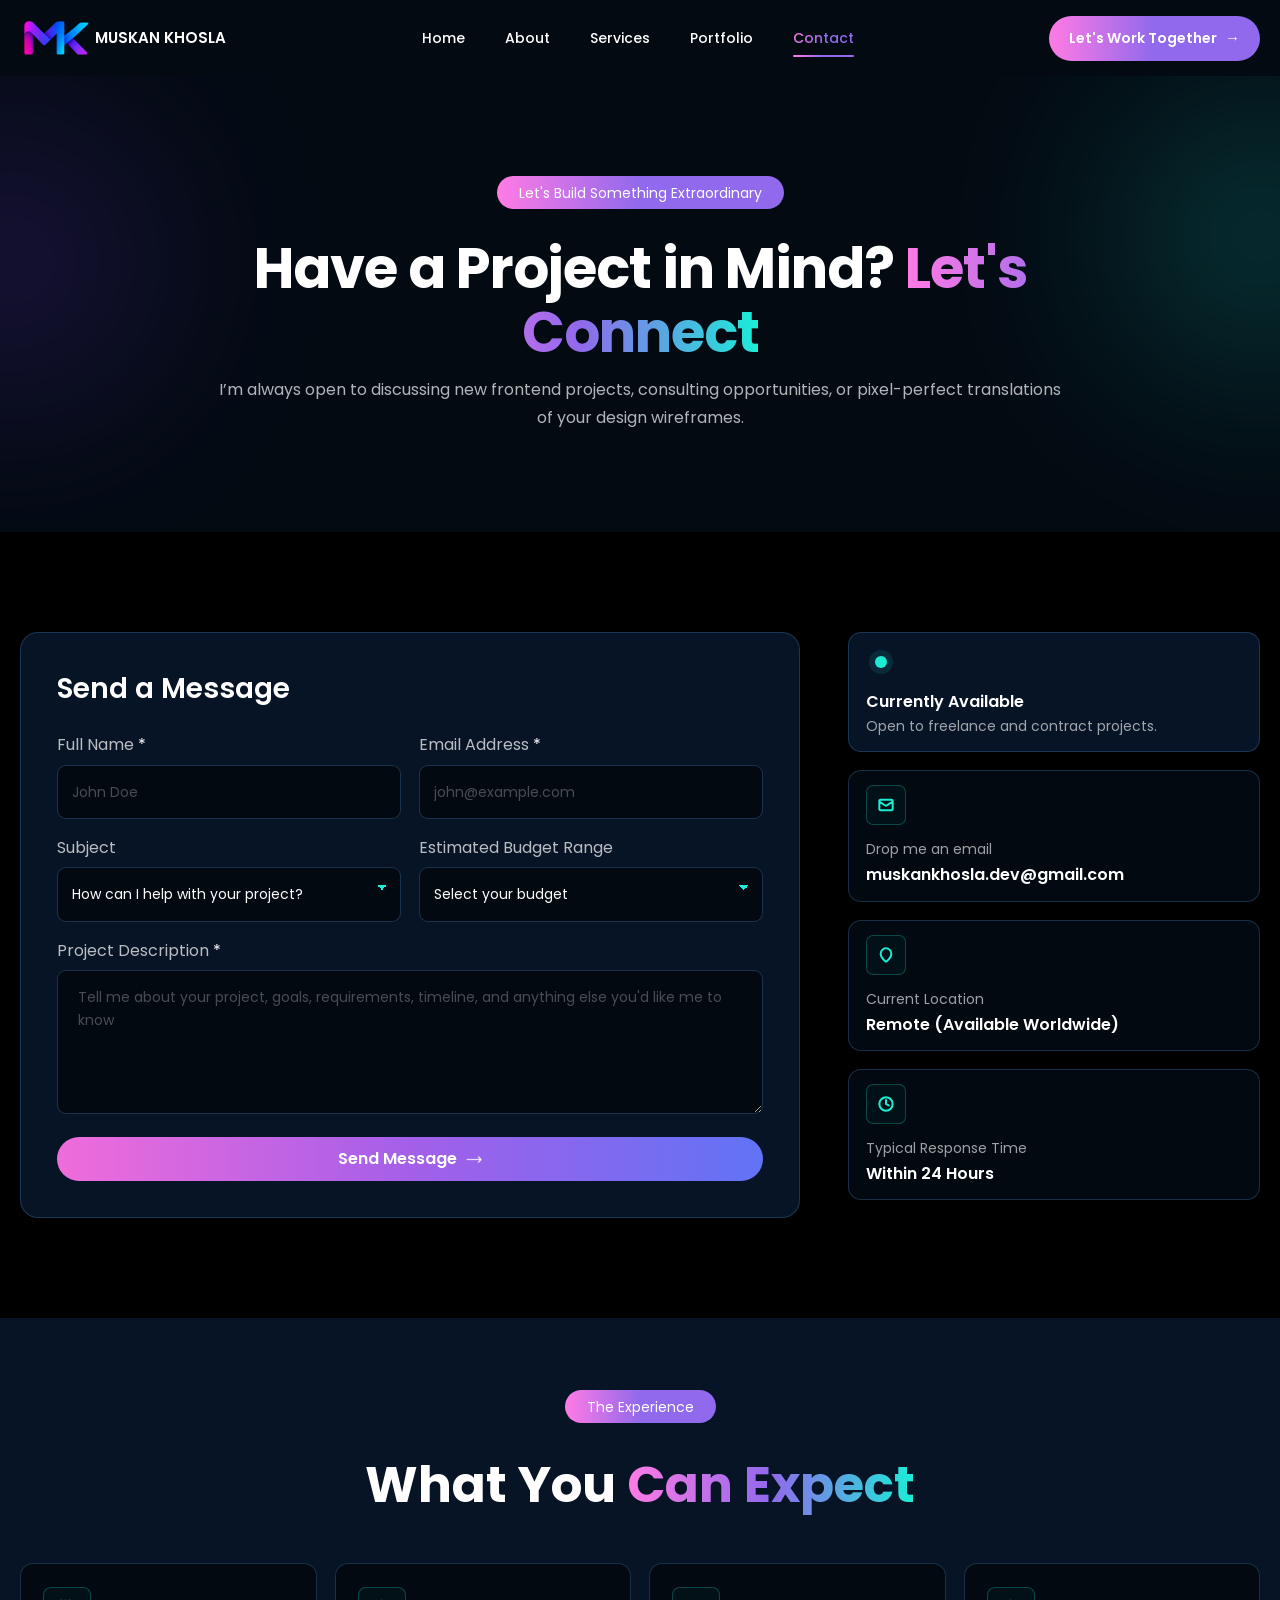
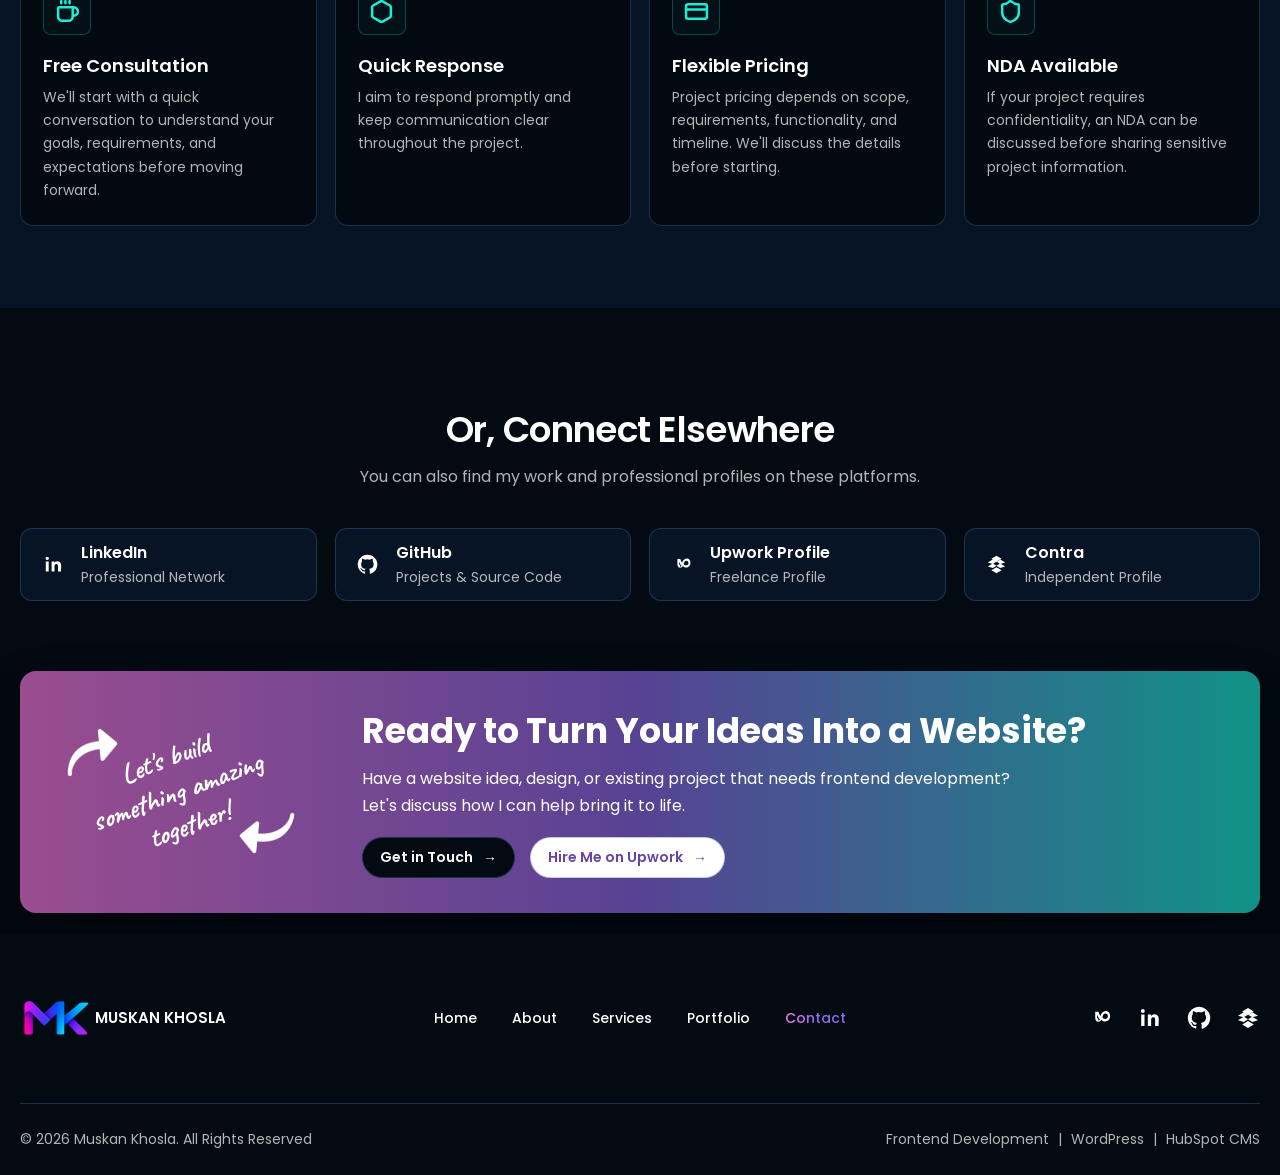
<file: contact.html>
<!DOCTYPE html>
<html lang="en">
<head>
    <meta charset="UTF-8">
    <meta name="viewport" content="width=device-width, initial-scale=1.0">
    <meta name="description" content="Contact Muskan Khosla, a Frontend Developer specializing in responsive websites, WordPress, Elementor, HubSpot CMS, and WooCommerce.">
    <!-- <meta name="keywords" content="Muskan Khosla, Frontend Developer, WordPress Developer, Website Developer, HTML, CSS, JavaScript, Elementor, HubSpot"> -->
    <meta name="author" content="Muskan Khosla">
    <meta name="robots" content="index, follow">

    <title>Contact Muskan Khosla | Frontend & WordPress Developer</title>

    <!-- OPEN GRAPH -->
    <meta property="og:type" content="website" >
    <meta property="og:title" content="Contact Muskan Khosla | Frontend & WordPress Developer" >
    <meta property="og:description" content="Get in touch with Muskan Khosla for frontend development, WordPress, Elementor, HubSpot CMS, WooCommerce, and responsive website projects.">
    <meta property="og:url" content="https://muskan-khosla.github.io/portfolio/contact.html" >
    <meta property="og:site_name" content="Muskan Khosla" >
    <meta property="og:locale" content="en_US">

    <!-- TWITTER / X -->
    <meta name="twitter:card" content="summary">
    <meta name="twitter:title" content="Contact Muskan Khosla | Frontend & WordPress Developer">
    <meta name="twitter:description" content="Get in touch with Muskan Khosla for frontend development, WordPress, Elementor, HubSpot CMS, WooCommerce, and responsive website projects.">

    <!-- Favicon -->
    <link rel="icon" type="image/svg+xml" href="favicon/Fevicon.svg">

    <!--  CANONICAL URL  -->
    <link rel="canonical" href="https://muskan-khosla.github.io/portfolio/contact.html">

    <!-- Google Fonts  -->
    <!-- Poppins  -->
    <link rel="preconnect" href="https://fonts.googleapis.com">
    <link rel="preconnect" href="https://fonts.gstatic.com" crossorigin>
    <link href="https://fonts.googleapis.com/css2?family=Poppins:ital,wght@0,100;0,200;0,300;0,400;0,500;0,600;0,700;0,800;0,900;1,100;1,200;1,300;1,400;1,500;1,600;1,700;1,800;1,900&display=swap" rel="stylesheet">
    <!-- Caveat  -->
    <link rel="preconnect" href="https://fonts.googleapis.com">
    <link rel="preconnect" href="https://fonts.gstatic.com" crossorigin>
    <link href="https://fonts.googleapis.com/css2?family=Caveat:wght@400..700&family=Poppins:ital,wght@0,100;0,200;0,300;0,400;0,500;0,600;0,700;0,800;0,900;1,100;1,200;1,300;1,400;1,500;1,600;1,700;1,800;1,900&display=swap" rel="stylesheet">

    <link rel="stylesheet" href="css/variables.css">
    <link rel="stylesheet" href="css/style.css">
    <link rel="stylesheet" href="css/contact.css">
</head>
<body>

<!-- Header  -->
<header class="site-header">
    <div class="container header-inner">
        <!-- Logo -->
        <a href="index.html" class="site-logo" aria-label="Muskan Khosla - Home">
            <img src="assets/images/Muskan-Khosla-Logo.png" alt="Muskan Khosla" >
            <span>Muskan Khosla</span>
        </a>

        <!-- Desktop Navigation -->
        <nav id="main-navigation" class="main-navigation" aria-label="Main navigation">
            <a href="index.html" class="nav-link">
                Home
            </a>
            <a href="about.html" class="nav-link">
                About
            </a>
            <a href="services.html" class="nav-link">
                Services
            </a>
            <a href="portfolio.html" class="nav-link">
                Portfolio
            </a>
            <a href="contact.html" class="nav-link active">
                Contact
            </a>
        </nav>

        <!-- Header CTA -->
        <a href="contact.html" class="header-cta">
            Let's Work Together
            <span aria-hidden="true">→</span>
        </a>

        <!-- Mobile Menu Button -->
        <button class="menu-toggle" type="button" aria-label="Open navigation menu" aria-expanded="false" aria-controls="main-navigation">
            <span></span>
            <span></span>
            <span></span>
        </button>
    </div>
</header>


<main>

<!--  CONTACT HERO -->
<section class="page-hero">
    <div class="page-hero-glow page-hero-glow-left"></div>
    <div class="page-hero-glow page-hero-glow-right"></div>

    <div class="container">
        <div class="page-hero-content">

            <span class="section-badge">
                Let's Build Something Extraordinary
            </span>

            <h1 class="page-hero-title">
                Have a Project in Mind?
                <span class="gradient-text">Let's Connect</span>
            </h1>

            <p class="page-hero-description">
                I’m always open to discussing new frontend projects,
                consulting opportunities, or pixel-perfect translations
                of your design wireframes.
            </p>

        </div>
    </div>
</section>


<!--  CONTACT FORM + INFORMATION  -->
<section class="contact-form-section">
    <div class="container">
        <div class="contact-form-layout">
            <!--  CONTACT FORM -->
            <div class="contact-form-card">
                <h2 class="contact-form-title">
                    Send a Message
                </h2>
                <form class="contact-form" action="https://formspree.io/f/xwlprglq" method="POST">
                    <!-- NAME + EMAIL -->
                    <div class="contact-form-row">
                        <div class="contact-field">
                            <label for="full-name">
                                Full Name <span>*</span>
                            </label>
                            <input type="text" id="full-name" name="name" placeholder="John Doe" autocomplete="name" required >
                        </div>
                        <div class="contact-field">
                            <label for="email">
                                Email Address <span>*</span>
                            </label>
                            <input type="email" id="email" name="email" placeholder="john@example.com" autocomplete="email" required>
                        </div>
                    </div>
                    <!-- SUBJECT + BUDGET -->
                    <div class="contact-form-row">
                        <div class="contact-field">
                            <label for="subject">
                                Subject
                            </label>
                            <select id="subject" name="subject" >
                                <option value="" selected disabled>
                                    How can I help with your project?
                                </option>
                                <option value="Frontend Development">
                                    Frontend Development
                                </option>
                                <option value="WordPress Development">
                                    WordPress Development
                                </option>
                                <option value="Website Development">
                                    Website Development
                                </option>
                                <option value="Website Redesign">
                                    Website Redesign
                                </option>
                                <option value="Other">
                                    Other
                                </option>
                            </select>
                        </div>

                        <div class="contact-field">
                            <label for="budget">
                                Estimated Budget Range
                            </label>
                            <select id="budget" name="budget" >
                                <option value="" selected disabled>
                                    Select your budget
                                </option>
                                <option value="Under $500">
                                    Under $500
                                </option>
                                <option value="$500 - $1,000">
                                    $500 – $1,000
                                </option>
                                <option value="$1,000 - $3,000">
                                    $1,000 – $3,000
                                </option>
                                <option value="$3,000+">
                                    $3,000+
                                </option>
                                <option value="Not sure yet">
                                    Not sure yet
                                </option>
                            </select>
                        </div>
                    </div>

                    <!-- PROJECT DESCRIPTION -->
                    <div class="contact-field contact-message-field">
                        <label for="project-description">
                            Project Description <span>*</span>
                        </label>
                        <textarea id="project-description" name="message" rows="5" placeholder="Tell me about your project, goals, requirements, timeline, and anything else you'd like me to know" required ></textarea>
                    </div>

                    <!-- SUBMIT -->
                    <button type="submit" class="contact-submit-button">
                        <span>Send Message</span>
                        <img src="assets/icons/Button-arrow.svg" alt="">
                    </button>
                </form>
            </div>

            <!--  CONTACT INFORMATION  -->
            <div class="contact-info-list">
                <!-- CURRENTLY AVAILABLE -->
                <div class="contact-info-card contact-available-card">
                    <div class="contact-info-status">
                       <img src="assets/icons/Status-Circle-Outer.svg" alt="Available">
                    </div>
                    <div class="contact-info-content">
                        <h3>Currently Available</h3>
                        <p>
                            Open to freelance and contract projects.
                        </p>
                    </div>
                </div>

                <!-- EMAIL -->
                <a href="mailto:muskankhosla.dev@gmail.com" class="contact-info-card" >
                    <div class="contact-info-icon">
                        <img src="assets/icons/mail.svg" alt="E-mail">
                    </div>

                    <div class="contact-info-content">
                        <p class="contact-info-label">
                            Drop me an email
                        </p>
                        <h3>
                            muskankhosla.dev@gmail.com
                        </h3>
                    </div>

                </a>

                <!-- LOCATION -->
                <div class="contact-info-card">
                    <div class="contact-info-icon">
                        <img src="assets/icons/map-pin.svg" alt="Location">
                    </div>

                    <div class="contact-info-content">
                        <p class="contact-info-label">
                            Current Location
                        </p>
                        <h3>
                            Remote (Available Worldwide)
                        </h3>
                    </div>
                </div>


                <!-- RESPONSE TIME -->
                <div class="contact-info-card">
                    <div class="contact-info-icon">
                        <img src="assets/icons/clock.svg" alt="Clock">
                    </div>
                    <div class="contact-info-content">
                        <p class="contact-info-label">
                            Typical Response Time
                        </p>

                        <h3>
                            Within 24 Hours
                        </h3>
                    </div>
                </div>
            </div>
        </div>
    </div>
</section>


<!--  WHAT YOU CAN EXPECT  -->
<section class="section section-light-dark experience-section">
    <div class="container">
        <!-- SECTION HEADER -->
        <div class="section-header experience-header">
            <span class="section-badge">
                The Experience
            </span>
            <h2 class="section-heading">
                What You
                <span class="gradient-text">Can Expect</span>
            </h2>
        </div>

        <!-- EXPERIENCE CARDS -->
        <div class="experience-grid">
            <!-- CARD 01 -->
            <article class="experience-card">
                <div class="experience-icon">
                    <img src="assets/icons/Consultation.svg" alt="Free Consultation">
                </div>
                <h3>
                    Free Consultation
                </h3>
                <p>
                    We'll start with a quick conversation to understand
                    your goals, requirements, and expectations before
                    moving forward.
                </p>
            </article>

            <!-- CARD 02 -->
            <article class="experience-card">
                <div class="experience-icon">
                    <img src="assets/icons/Response.svg" alt="Quick Response">
                </div>
                <h3>
                    Quick Response
                </h3>
                <p>
                    I aim to respond promptly and keep communication clear
                    throughout the project.
                </p>
            </article>

            <!-- CARD 03 -->
            <article class="experience-card">
                <div class="experience-icon">
                    <img src="assets/icons/credit-card.svg" alt="Credit Card">
                </div>
                <h3>
                    Flexible Pricing
                </h3>
                <p>
                    Project pricing depends on scope, requirements,
                    functionality, and timeline. We'll discuss the details
                    before starting.
                </p>
            </article>

            <!-- CARD 04 -->
            <article class="experience-card">
                <div class="experience-icon">
                    <img src="assets/icons/shield.svg" alt="Shield">
                </div>
                <h3>
                    NDA Available
                </h3>
                <p>
                    If your project requires confidentiality, an NDA can
                    be discussed before sharing sensitive project
                    information.
                </p>
            </article>
        </div>
    </div>
</section>


<!--  CONNECT ELSEWHERE  -->
<section class="connect-section">
    <div class="container">
        <div class="connect-header">
            <h2 class="connect-title">
                Or, Connect Elsewhere
            </h2>
            <p class="connect-description">
                You can also find my work and professional profiles on
                these platforms.
            </p>
        </div>

        <div class="connect-grid">
            <!-- LINKEDIN -->
            <a href="https://www.linkedin.com/in/muskankhosla/" class="connect-card" target="_blank" rel="noopener noreferrer" aria-label="Connect with Muskan Khosla on LinkedIn">
                <div class="connect-icon connect-icon-linkedin">
                    <svg viewBox="0 0 24 24" aria-hidden="true">
                        <defs>
                            <linearGradient id="social-gradient" x1="0%" y1="0%" x2="100%" y2="100%">
                                <stop offset="0%" stop-color="#ec68dc"/>
                                <stop offset="50%" stop-color="#9b4de8"/>
                                <stop offset="100%" stop-color="#6374f5"/>
                            </linearGradient>
                        </defs>
                        <path d="M6.5 8.5H3.2V20h3.3V8.5ZM4.85 3A1.95 1.95 0 1 0 4.85 6.9 1.95 1.95 0 0 0 4.85 3ZM20.8 13.4c0-3.46-1.84-5.07-4.3-5.07-1.98 0-2.87 1.09-3.36 1.86V8.5H9.84V20h3.3v-5.7c0-1.5.28-2.95 2.14-2.95 1.84 0 1.86 1.72 1.86 3.05V20h3.3l.36-6.6Z"/>
                    </svg>
                </div>
                <div class="connect-content">
                    <h3>LinkedIn</h3>
                    <p>Professional Network</p>
                </div>
            </a>

            <!-- GITHUB -->
            <a href="https://github.com/muskan-khosla" class="connect-card" target="_blank" rel="noopener noreferrer" aria-label="View Muskan Khosla on GitHub">
                <div class="connect-icon">
                    <svg viewBox="0 0 24 24" aria-hidden="true">
                        <defs>
                            <linearGradient id="social-gradient" x1="0%" y1="0%" x2="100%" y2="100%">
                                <stop offset="0%" stop-color="#ec68dc"/>
                                <stop offset="50%" stop-color="#9b4de8"/>
                                <stop offset="100%" stop-color="#6374f5"/>
                            </linearGradient>
                        </defs>
                        <path d="M12 .8a11.2 11.2 0 0 0-3.54 21.82c.56.1.77-.24.77-.54v-2.1c-3.14.68-3.8-1.34-3.8-1.34-.5-1.28-1.22-1.62-1.22-1.62-1-.68.08-.67.08-.67 1.1.08 1.68 1.13 1.68 1.13.98 1.67 2.58 1.19 3.21.91.1-.71.38-1.19.7-1.46-2.5-.28-5.13-1.25-5.13-5.58 0-1.23.44-2.24 1.15-3.03-.12-.28-.5-1.43.11-2.98 0 0 .94-.3 3.08 1.15a10.7 10.7 0 0 1 5.61 0c2.14-1.45 3.08-1.15 3.08-1.15.61 1.55.23 2.7.11 2.98.71.79 1.15 1.8 1.15 3.03 0 4.34-2.63 5.3-5.14 5.58.4.35.75 1.04.75 2.1v3.11c0 .3.2.65.78.54A11.2 11.2 0 0 0 12 .8Z"/>
                    </svg>
                </div>
                <div class="connect-content">
                    <h3>GitHub</h3>
                    <p>Projects &amp; Source Code</p>
                </div>
            </a>

            <!-- UPWORK -->
            <a href="https://www.upwork.com/freelancers/~0180437465f65e825d?mp_source=share" class="connect-card" target="_blank" rel="noopener noreferrer" aria-label="Hire Muskan Khosla on Upwork">
                <div class="connect-icon">
                    <svg viewBox="0 0 24 24" aria-hidden="true">
                        <defs>
                            <linearGradient id="social-gradient" x1="0%" y1="0%" x2="100%" y2="100%">
                                <stop offset="0%" stop-color="#ec68dc"/>
                                <stop offset="50%" stop-color="#9b4de8"/>
                                <stop offset="100%" stop-color="#6374f5"/>
                            </linearGradient>
                        </defs>
                        <path d="M17.2 5.1c-2.8 0-4.8 2-5.8 4.8-.9-1.2-1.5-2.7-1.9-4.2H6.2v5.8c0 2.5 1.1 4.2 3.1 4.2 1.4 0 2.4-.8 3-2 .9 1 2.1 1.8 3.8 1.8 3 0 5-2.4 5-5.2 0-3-1.6-5.2-3.9-5.2Zm-7.9 7.5c-.9 0-1.3-.6-1.3-1.7V8.7c.4 1.1.9 2.1 1.5 3 .4.6.9 1.1 1.4 1.5-.4.8-.9 1.4-1.6 1.4Zm6.8.3c-1.2 0-2-.7-2.7-1.6.4-2.3 1.4-3.7 3.1-3.7 1.4 0 2.4 1.1 2.4 2.7 0 1.5-1.1 2.6-2.8 2.6Z"/>
                    </svg>
                </div>
                <div class="connect-content">
                    <h3>Upwork Profile</h3>
                    <p>Freelance Profile</p>
                </div>
            </a>

            <!-- CONTRA -->
            <a href="https://contra.com/muskan_khosla_wgjmfwre?referralExperimentNid=DEFAULT_REFERRAL_PROGRAM&referrerUsername=muskan_khosla_wgjmfwre" class="connect-card" target="_blank" rel="noopener noreferrer" aria-label="View Muskan Khosla on Contra">
                <div class="connect-icon">
                    <svg viewBox="0 0 24 24" aria-hidden="true">
                        <defs>
                            <linearGradient id="social-gradient" x1="0%" y1="0%" x2="100%" y2="100%">
                                <stop offset="0%" stop-color="#ec68dc"/>
                                <stop offset="50%" stop-color="#9b4de8"/>
                                <stop offset="100%" stop-color="#6374f5"/>
                            </linearGradient>
                        </defs>
                        <path d="M6.2 5.5 12 2l5.8 3.5L12 9 6.2 5.5Zm0 13L12 22l5.8-3.5L12 15l-5.8 3.5ZM2 9.7 7.8 6.2 12 8.7 7.8 11.3 2 9.7Zm20 0-5.8-3.5L12 8.7l4.2 2.6L22 9.7ZM2 14.3l5.8-3.5L12 13.3l-4.2 2.6L2 14.3Zm20 0-5.8-3.5L12 13.3l4.2 2.6 5.8-1.6Z"/>
                    </svg>
                </div>
                <div class="connect-content">
                    <h3>Contra</h3>
                    <p>Independent Profile</p>
                </div>
            </a>
        </div>
    </div>
</section>



<!-- CTA  -->
<section class="cta-section">
    <div class="container">
        <div class="cta-box">
            <!-- Decorative Side -->
            <div class="cta-decoration">
                <span class="cta-arrow">
                    <img src="assets/images/Arrow-up.png" alt="arrow-up">
                </span>
                
                <span class="cta-handwritten">
                    Let's build<br>
                    something amazing<br>
                    together!
                </span>
                
                <span class="cta-arrow cta-arrow-bottom">
                    <img src="assets/images/Arrow-down.png" alt="arrow-down">
                </span>
            </div>

            <!-- CTA Content -->
            <div class="cta-content">
                <h2>
                    Ready to Turn Your Ideas
                    <span>Into a Website?</span>
                </h2>
                <p>
                    Have a website idea, design, or existing project that needs
                    frontend development? Let's discuss how I can help bring it
                    to life.
                </p>
                <div class="cta-buttons">
                    <a href="contact.html" class="cta-button cta-button-dark">
                        Get in Touch
                        <span aria-hidden="true">→</span>
                    </a>
                    <a href=https://www.upwork.com/freelancers/~0180437465f65e825d?mp_source=share"
                       class="cta-button cta-button-light"
                       target="_blank"
                       rel="noopener noreferrer">
                        Hire Me on Upwork
                        <span aria-hidden="true">→</span>
                    </a>
                </div>
            </div>
        </div>
    </div>
</section>

</main>


<!-- Footer  -->
<footer class="site-footer">
    <div class="container">
        <!-- Footer Top -->
        <div class="footer-top">

            <!-- Logo -->
            <a href="index.html" class="site-logo" aria-label="Muskan Khosla - Home">
                <img src="assets/images/Muskan-Khosla-Logo.png" alt="Muskan Khosla">
                <span>Muskan Khosla</span>
            </a>

            <!-- Footer Navigation -->
            <nav class="footer-navigation" aria-label="Footer navigation">
                <a href="index.html">Home</a>
                <a href="about.html">About</a>
                <a href="services.html">Services</a>
                <a href="portfolio.html">Portfolio</a>
                <a href="contact.html" class="active">Contact</a>
            </nav>

            <!-- Social Links -->
            <div class="footer-socials">
                <!-- Upwork -->
                <a href="https://www.upwork.com/freelancers/~0180437465f65e825d?mp_source=share"
                target="_blank"
                rel="noopener noreferrer"
                aria-label="Upwork">

                    <svg viewBox="0 0 24 24" aria-hidden="true">
                        <defs>
                            <linearGradient id="social-gradient" x1="0%" y1="0%" x2="100%" y2="100%">
                                <stop offset="0%" stop-color="#ec68dc"/>
                                <stop offset="50%" stop-color="#9b4de8"/>
                                <stop offset="100%" stop-color="#6374f5"/>
                            </linearGradient>
                        </defs>
                        <path d="M17.2 5.1c-2.8 0-4.8 2-5.8 4.8-.9-1.2-1.5-2.7-1.9-4.2H6.2v5.8c0 2.5 1.1 4.2 3.1 4.2 1.4 0 2.4-.8 3-2 .9 1 2.1 1.8 3.8 1.8 3 0 5-2.4 5-5.2 0-3-1.6-5.2-3.9-5.2Zm-7.9 7.5c-.9 0-1.3-.6-1.3-1.7V8.7c.4 1.1.9 2.1 1.5 3 .4.6.9 1.1 1.4 1.5-.4.8-.9 1.4-1.6 1.4Zm6.8.3c-1.2 0-2-.7-2.7-1.6.4-2.3 1.4-3.7 3.1-3.7 1.4 0 2.4 1.1 2.4 2.7 0 1.5-1.1 2.6-2.8 2.6Z"/>
                    </svg>

                </a>

                <!-- LinkedIn -->
                <a href="https://www.linkedin.com/in/muskankhosla/"
                target="_blank"
                rel="noopener noreferrer"
                aria-label="LinkedIn">

                    <svg viewBox="0 0 24 24" aria-hidden="true">
                        <defs>
                            <linearGradient id="social-gradient" x1="0%" y1="0%" x2="100%" y2="100%">
                                <stop offset="0%" stop-color="#ec68dc"/>
                                <stop offset="50%" stop-color="#9b4de8"/>
                                <stop offset="100%" stop-color="#6374f5"/>
                            </linearGradient>
                        </defs>
                        <path d="M6.5 8.5H3.2V20h3.3V8.5ZM4.85 3A1.95 1.95 0 1 0 4.85 6.9 1.95 1.95 0 0 0 4.85 3ZM20.8 13.4c0-3.46-1.84-5.07-4.3-5.07-1.98 0-2.87 1.09-3.36 1.86V8.5H9.84V20h3.3v-5.7c0-1.5.28-2.95 2.14-2.95 1.84 0 1.86 1.72 1.86 3.05V20h3.3l.36-6.6Z"/>
                    </svg>

                </a>

                <!-- GitHub -->
                <a href="https://github.com/muskan-khosla"
                target="_blank"
                rel="noopener noreferrer"
                aria-label="GitHub">

                    <svg viewBox="0 0 24 24" aria-hidden="true">
                        <defs>
                            <linearGradient id="social-gradient" x1="0%" y1="0%" x2="100%" y2="100%">
                                <stop offset="0%" stop-color="#ec68dc"/>
                                <stop offset="50%" stop-color="#9b4de8"/>
                                <stop offset="100%" stop-color="#6374f5"/>
                            </linearGradient>
                        </defs>
                        <path d="M12 .8a11.2 11.2 0 0 0-3.54 21.82c.56.1.77-.24.77-.54v-2.1c-3.14.68-3.8-1.34-3.8-1.34-.5-1.28-1.22-1.62-1.22-1.62-1-.68.08-.67.08-.67 1.1.08 1.68 1.13 1.68 1.13.98 1.67 2.58 1.19 3.21.91.1-.71.38-1.19.7-1.46-2.5-.28-5.13-1.25-5.13-5.58 0-1.23.44-2.24 1.15-3.03-.12-.28-.5-1.43.11-2.98 0 0 .94-.3 3.08 1.15a10.7 10.7 0 0 1 5.61 0c2.14-1.45 3.08-1.15 3.08-1.15.61 1.55.23 2.7.11 2.98.71.79 1.15 1.8 1.15 3.03 0 4.34-2.63 5.3-5.14 5.58.4.35.75 1.04.75 2.1v3.11c0 .3.2.65.78.54A11.2 11.2 0 0 0 12 .8Z"/>
                    </svg>

                </a>


                <!-- Contra -->
                <a href="https://contra.com/muskan_khosla_wgjmfwre?referralExperimentNid=DEFAULT_REFERRAL_PROGRAM&referrerUsername=muskan_khosla_wgjmfwre"
                target="_blank"
                rel="noopener noreferrer"
                aria-label="Contra">

                    <svg viewBox="0 0 24 24" aria-hidden="true">
                        <defs>
                            <linearGradient id="social-gradient" x1="0%" y1="0%" x2="100%" y2="100%">
                                <stop offset="0%" stop-color="#ec68dc"/>
                                <stop offset="50%" stop-color="#9b4de8"/>
                                <stop offset="100%" stop-color="#6374f5"/>
                            </linearGradient>
                        </defs>
                        <path d="M6.2 5.5 12 2l5.8 3.5L12 9 6.2 5.5Zm0 13L12 22l5.8-3.5L12 15l-5.8 3.5ZM2 9.7 7.8 6.2 12 8.7 7.8 11.3 2 9.7Zm20 0-5.8-3.5L12 8.7l4.2 2.6L22 9.7ZM2 14.3l5.8-3.5L12 13.3l-4.2 2.6L2 14.3Zm20 0-5.8-3.5L12 13.3l4.2 2.6 5.8-1.6Z"/>
                    </svg>

                </a>

            </div>
        </div>

        <!-- Footer Divider -->
        <div class="footer-divider"></div>

        <!-- Footer Bottom -->
        <div class="footer-bottom">
            <p class="footer-copyright">
                © <span id="current-year"></span> Muskan Khosla. All Rights Reserved
            </p>
            <p class="footer-specialties">
                Frontend Development <span>|</span>
                WordPress <span>|</span>
                HubSpot CMS
            </p>
        </div>
    </div>
</footer>


<script src="js/script.js"></script>
</body>
</html>
</file>
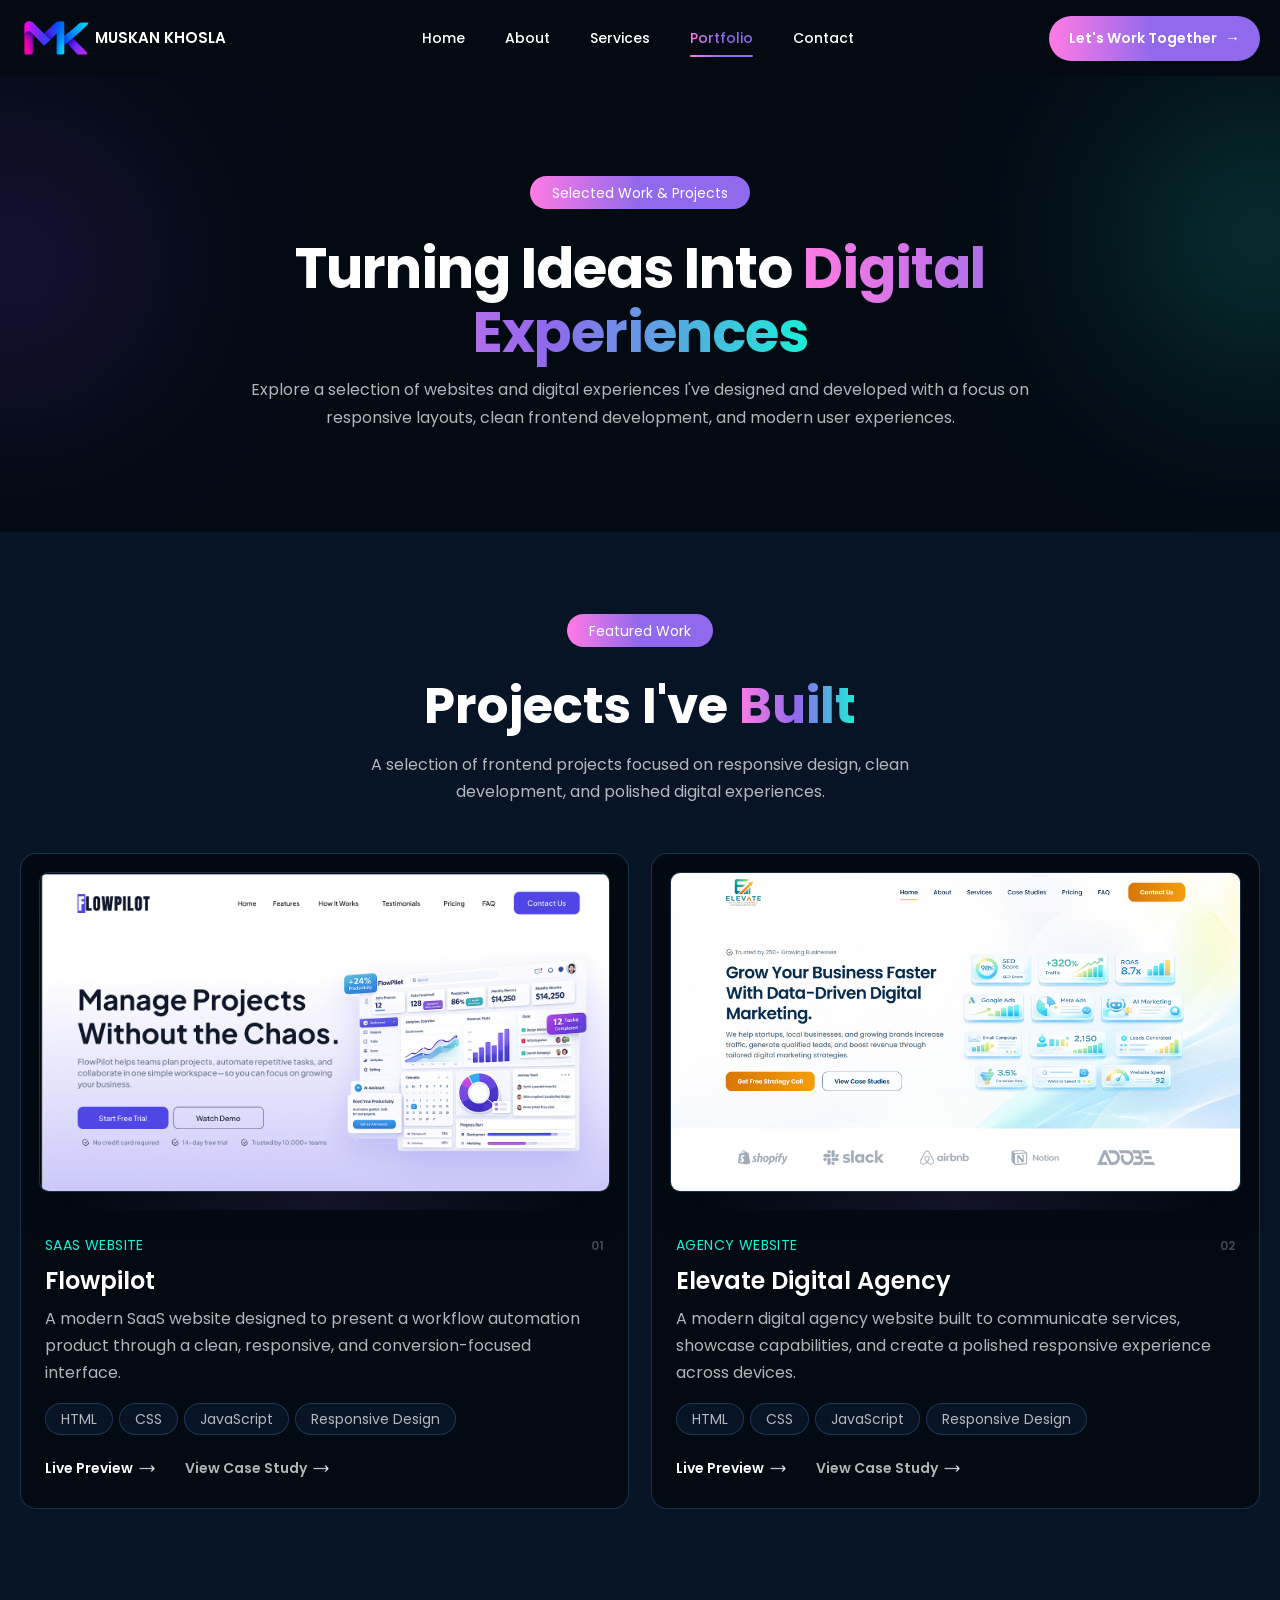
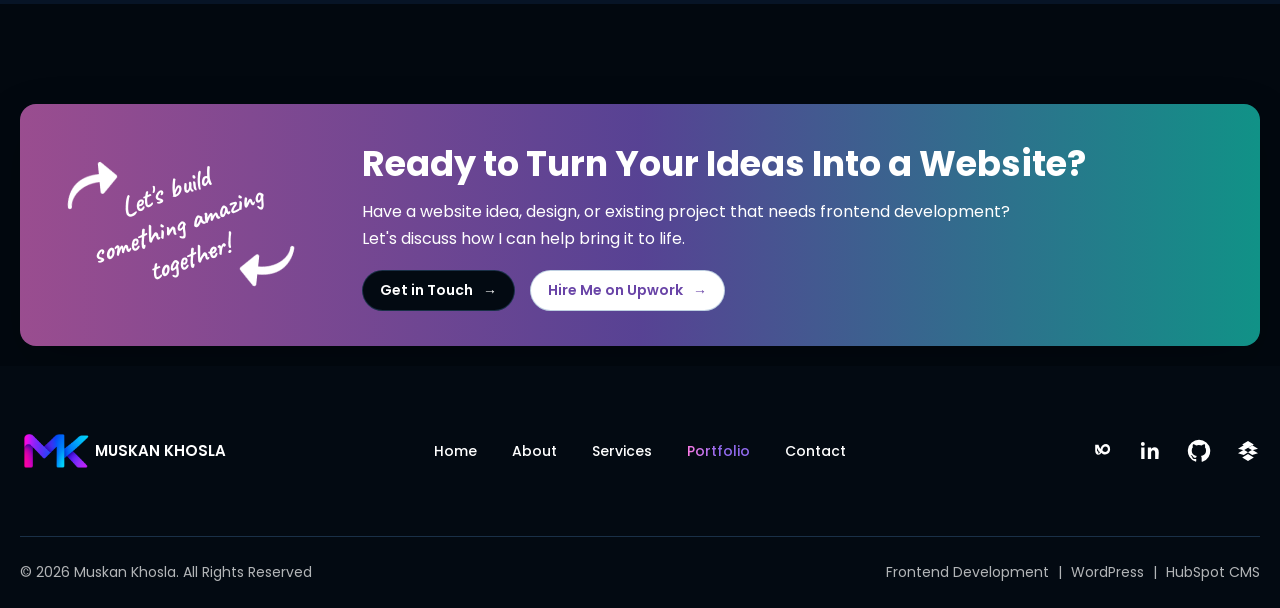
<file: portfolio.html>
<!DOCTYPE html>
<html lang="en">
<head>
    <meta charset="UTF-8">
    <meta name="viewport" content="width=device-width, initial-scale=1.0">
    <meta name="description" content="Explore the portfolio of Muskan Khosla, a Frontend Developer specializing in responsive websites, WordPress, Elementor, HubSpot CMS, WooCommerce, and modern web development.">
    <meta name="author" content="Muskan Khosla">
    <meta name="robots" content="index, follow">

    <!-- Open Graph / Social Sharing -->
    <meta property="og:type" content="website">
    <meta property="og:title" content="Portfolio | Muskan Khosla | Frontend Developer">
    <meta property="og:description" content="Explore Muskan Khosla's frontend development projects, responsive websites, WordPress work, and modern web solutions.">
    <meta property="og:url" content="https://muskan-khosla.github.io/portfolio/portfolio.html">
    <!-- <meta property="og:image" content="https://muskan-khosla.github.io/portfolio/assets/images/about-og-image.jpg"> -->
    <!-- <meta property="og:image:alt" content="Muskan Khosla — Frontend Developer"> -->
    <meta property="og:site_name" content="Muskan Khosla">
    <meta property="og:locale" content="en_US">


    <!-- X / Twitter -->
    <meta name="twitter:card" content="summary_large_image">
    <meta name="twitter:title" content="Portfolio | Muskan Khosla | Frontend Developer">
    <meta name="twitter:description" content="Explore Muskan Khosla's frontend development projects, responsive websites, WordPress work, and modern web solutions.">
    <!-- <meta name="twitter:image" content="https://muskan-khosla.github.io/portfolio/assets/images/about-og-image.jpg"> -->

    <title>Portfolio | Muskan Khosla | Frontend Developer</title>

    <!-- Canonical URL -->
    <link rel="canonical" href="https://muskan-khosla.github.io/portfolio/about.html">

    <!-- Favicon -->
    <link rel="icon" type="image/svg+xml" href="favicon/Fevicon.svg">

    <!-- Google Fonts  -->
    <!-- Poppins  -->
    <link rel="preconnect" href="https://fonts.googleapis.com">
    <link rel="preconnect" href="https://fonts.gstatic.com" crossorigin>
    <link href="https://fonts.googleapis.com/css2?family=Poppins:ital,wght@0,100;0,200;0,300;0,400;0,500;0,600;0,700;0,800;0,900;1,100;1,200;1,300;1,400;1,500;1,600;1,700;1,800;1,900&display=swap" rel="stylesheet">
    <!-- Caveat  -->
    <link rel="preconnect" href="https://fonts.googleapis.com">
    <link rel="preconnect" href="https://fonts.gstatic.com" crossorigin>
    <link href="https://fonts.googleapis.com/css2?family=Caveat:wght@400..700&family=Poppins:ital,wght@0,100;0,200;0,300;0,400;0,500;0,600;0,700;0,800;0,900;1,100;1,200;1,300;1,400;1,500;1,600;1,700;1,800;1,900&display=swap" rel="stylesheet">

    <link rel="stylesheet" href="css/variables.css">
    <link rel="stylesheet" href="css/style.css">
    <link rel="stylesheet" href="css/portfolio.css">
</head>
<body>

<!-- Header  -->
<header class="site-header">
    <div class="container header-inner">
        <!-- Logo -->
        <a href="index.html" class="site-logo" aria-label="Muskan Khosla - Home">
            <img src="assets/images/Muskan-Khosla-Logo.png" alt="Muskan Khosla" >
            <span>Muskan Khosla</span>
        </a>

        <!-- Desktop Navigation -->
        <nav id="main-navigation" class="main-navigation" aria-label="Main navigation">
            <a href="index.html" class="nav-link">
                Home
            </a>
            <a href="about.html" class="nav-link">
                About
            </a>
            <a href="services.html" class="nav-link">
                Services
            </a>
            <a href="portfolio.html" class="nav-link active">
                Portfolio
            </a>
            <a href="contact.html" class="nav-link">
                Contact
            </a>
        </nav>

        <!-- Header CTA -->
        <a href="contact.html" class="header-cta">
            Let's Work Together
            <span aria-hidden="true">→</span>
        </a>

        <!-- Mobile Menu Button -->
        <button class="menu-toggle" type="button" aria-label="Open navigation menu" aria-expanded="false" aria-controls="main-navigation">
            <span></span>
            <span></span>
            <span></span>
        </button>
    </div>
</header>


<!--  PORTFOLIO HERO  -->
<section class="page-hero">

    <div class="page-hero-glow page-hero-glow-left"></div>
    <div class="page-hero-glow page-hero-glow-right"></div>

    <div class="container">
        <div class="page-hero-content">

            <span class="section-badge">
                Selected Work &amp; Projects
            </span>

            <h1 class="page-hero-title">
                Turning Ideas Into
                <span class="gradient-text">
                    Digital Experiences
                </span>
            </h1>

            <p class="page-hero-description">
                Explore a selection of websites and digital experiences
                I've designed and developed with a focus on responsive
                layouts, clean frontend development, and modern user
                experiences.
            </p>

        </div>
    </div>

</section>


<!-- FEATURED PROJECTS -->
<section class="section section-light-dark portfolio-projects-section">
    <div class="container">
        <div class="section-header portfolio-section-header">
            <span class="section-badge">
                Featured Work
            </span>
            <h2 class="section-heading">
                Projects I've
                <span class="gradient-text">
                    Built
                </span>
            </h2>
            <p class="section-description">
                A selection of frontend projects focused on responsive
                design, clean development, and polished digital experiences.
            </p>
        </div>

        <div class="portfolio-projects-grid">
            <!--  FLOWPILOT  -->
            <article class="portfolio-project-card">
                <div class="portfolio-project-preview">
                    <div class="portfolio-project-browser">
                       <img src="assets/projects/Flowpilot-Project.png" alt="Flowpilot">
                    </div>
                </div>

                <div class="portfolio-project-content">
                    <div class="portfolio-project-meta">
                        <span class="portfolio-project-type">
                            SaaS Website
                        </span>
                        <span class="portfolio-project-number">
                            01
                        </span>
                    </div>
                    <h3 class="portfolio-project-title">
                        Flowpilot
                    </h3>
                    <p class="portfolio-project-description">
                        A modern SaaS website designed to present a workflow automation product through a clean, responsive, and conversion-focused interface.
                    </p>
                    <div class="portfolio-project-tags">
                        <span>HTML</span>
                        <span>CSS</span>
                        <span>JavaScript</span>
                        <span>Responsive Design</span>
                    </div>
                    <div class="portfolio-project-actions">
                        <a href="https://muskan-khosla.github.io/flowpilot/" class="portfolio-project-link" target="_blank" rel="noopener noreferrer" >
                            Live Preview
                            <img src="assets/icons/Button-arrow.svg" alt="Live Preview">
                        </a>
                        <a href="case-studies/flowpilot.html" class="portfolio-project-link portfolio-project-link-secondary" >
                            View Case Study
                            <img src="assets/icons/Button-arrow.svg" alt="Live Preview">
                        </a>
                    </div>
                </div>
            </article>
            
            
            <!--  ELEVATE DIGITAL AGENCY  -->
            <article class="portfolio-project-card">
                <div class="portfolio-project-preview">
                    <div class="portfolio-project-browser">
                        <img src="assets/projects/Elevate-Digital-Agency.png" alt="Elevate Digital Agency">
                    </div>
                </div>
                
                <div class="portfolio-project-content">
                    <div class="portfolio-project-meta">
                        <span class="portfolio-project-type">
                            Agency Website
                        </span>
                        <span class="portfolio-project-number">
                            02
                        </span>
                    </div>
                    <h3 class="portfolio-project-title">
                        Elevate Digital Agency
                    </h3>
                    <p class="portfolio-project-description">
                        A modern digital agency website built to communicate services, showcase capabilities, and create a polished responsive experience across devices.
                    </p>
                    <div class="portfolio-project-tags">
                        <span>HTML</span>
                        <span>CSS</span>
                        <span>JavaScript</span>
                        <span>Responsive Design</span>
                    </div>
                    <div class="portfolio-project-actions">
                        <a href="https://muskan-khosla.github.io/elevate-digital-agency/" class="portfolio-project-link" target="_blank" rel="noopener noreferrer" >
                            Live Preview
                            <img src="assets/icons/Button-arrow.svg" alt="Live Preview">
                        </a>
                        <a href="case-studies/elevate.html" class="portfolio-project-link portfolio-project-link-secondary">
                            View Case Study
                            <img src="assets/icons/Button-arrow.svg" alt="Live Preview">
                        </a>
                    </div>
                </div>
            </article>
        </div>
    </div>
</section>


<!-- CTA  -->
<section class="cta-section">
    <div class="container">
        <div class="cta-box">
            <!-- Decorative Side -->
            <div class="cta-decoration">
                <span class="cta-arrow">
                    <img src="assets/images/Arrow-up.png" alt="arrow-up">
                </span>
                
                <span class="cta-handwritten">
                    Let's build<br>
                    something amazing<br>
                    together!
                </span>
                
                <span class="cta-arrow cta-arrow-bottom">
                    <img src="assets/images/Arrow-down.png" alt="arrow-down">
                </span>
            </div>

            <!-- CTA Content -->
            <div class="cta-content">
                <h2>
                    Ready to Turn Your Ideas
                    <span>Into a Website?</span>
                </h2>
                <p>
                    Have a website idea, design, or existing project that needs
                    frontend development? Let's discuss how I can help bring it
                    to life.
                </p>
                <div class="cta-buttons">
                    <a href="contact.html" class="cta-button cta-button-dark">
                        Get in Touch
                        <span aria-hidden="true">→</span>
                    </a>
                    <a href=https://www.upwork.com/freelancers/~0180437465f65e825d?mp_source=share"
                       class="cta-button cta-button-light"
                       target="_blank"
                       rel="noopener noreferrer">
                        Hire Me on Upwork
                        <span aria-hidden="true">→</span>
                    </a>
                </div>
            </div>
        </div>
    </div>
</section>

</main>


<!-- Footer  -->
<footer class="site-footer">
    <div class="container">
        <!-- Footer Top -->
        <div class="footer-top">

            <!-- Logo -->
            <a href="index.html" class="site-logo" aria-label="Muskan Khosla - Home">
                <img src="assets/images/Muskan-Khosla-Logo.png" alt="Muskan Khosla">
                <span>Muskan Khosla</span>
            </a>

            <!-- Footer Navigation -->
            <nav class="footer-navigation" aria-label="Footer navigation">
                <a href="index.html">Home</a>
                <a href="about.html">About</a>
                <a href="services.html">Services</a>
                <a href="portfolio.html" class="active">Portfolio</a>
                <a href="contact.html">Contact</a>
            </nav>

            <!-- Social Links -->
            <div class="footer-socials">
                <!-- Upwork -->
                <a href="https://www.upwork.com/freelancers/~0180437465f65e825d?mp_source=share"
                target="_blank"
                rel="noopener noreferrer"
                aria-label="Upwork">

                    <svg viewBox="0 0 24 24" aria-hidden="true">
                        <defs>
                            <linearGradient id="upwork-gradient" x1="0%" y1="0%" x2="100%" y2="100%">
                                <stop offset="0%" stop-color="#ec68dc"/>
                                <stop offset="50%" stop-color="#9b4de8"/>
                                <stop offset="100%" stop-color="#6374f5"/>
                            </linearGradient>
                        </defs>
                        <path d="M17.2 5.1c-2.8 0-4.8 2-5.8 4.8-.9-1.2-1.5-2.7-1.9-4.2H6.2v5.8c0 2.5 1.1 4.2 3.1 4.2 1.4 0 2.4-.8 3-2 .9 1 2.1 1.8 3.8 1.8 3 0 5-2.4 5-5.2 0-3-1.6-5.2-3.9-5.2Zm-7.9 7.5c-.9 0-1.3-.6-1.3-1.7V8.7c.4 1.1.9 2.1 1.5 3 .4.6.9 1.1 1.4 1.5-.4.8-.9 1.4-1.6 1.4Zm6.8.3c-1.2 0-2-.7-2.7-1.6.4-2.3 1.4-3.7 3.1-3.7 1.4 0 2.4 1.1 2.4 2.7 0 1.5-1.1 2.6-2.8 2.6Z"/>
                    </svg>

                </a>

                <!-- LinkedIn -->
                <a href="https://www.linkedin.com/in/muskankhosla/"
                target="_blank"
                rel="noopener noreferrer"
                aria-label="LinkedIn">

                    <svg viewBox="0 0 24 24" aria-hidden="true">
                        <defs>
                            <linearGradient id="social-gradient" x1="0%" y1="0%" x2="100%" y2="100%">
                                <stop offset="0%" stop-color="#ec68dc"/>
                                <stop offset="50%" stop-color="#9b4de8"/>
                                <stop offset="100%" stop-color="#6374f5"/>
                            </linearGradient>
                        </defs>
                        <path d="M6.5 8.5H3.2V20h3.3V8.5ZM4.85 3A1.95 1.95 0 1 0 4.85 6.9 1.95 1.95 0 0 0 4.85 3ZM20.8 13.4c0-3.46-1.84-5.07-4.3-5.07-1.98 0-2.87 1.09-3.36 1.86V8.5H9.84V20h3.3v-5.7c0-1.5.28-2.95 2.14-2.95 1.84 0 1.86 1.72 1.86 3.05V20h3.3l.36-6.6Z"/>
                    </svg>

                </a>

                <!-- GitHub -->
                <a href="https://github.com/muskan-khosla"
                target="_blank"
                rel="noopener noreferrer"
                aria-label="GitHub">

                    <svg viewBox="0 0 24 24" aria-hidden="true">
                        <defs>
                            <linearGradient id="social-gradient" x1="0%" y1="0%" x2="100%" y2="100%">
                                <stop offset="0%" stop-color="#ec68dc"/>
                                <stop offset="50%" stop-color="#9b4de8"/>
                                <stop offset="100%" stop-color="#6374f5"/>
                            </linearGradient>
                        </defs>
                        <path d="M12 .8a11.2 11.2 0 0 0-3.54 21.82c.56.1.77-.24.77-.54v-2.1c-3.14.68-3.8-1.34-3.8-1.34-.5-1.28-1.22-1.62-1.22-1.62-1-.68.08-.67.08-.67 1.1.08 1.68 1.13 1.68 1.13.98 1.67 2.58 1.19 3.21.91.1-.71.38-1.19.7-1.46-2.5-.28-5.13-1.25-5.13-5.58 0-1.23.44-2.24 1.15-3.03-.12-.28-.5-1.43.11-2.98 0 0 .94-.3 3.08 1.15a10.7 10.7 0 0 1 5.61 0c2.14-1.45 3.08-1.15 3.08-1.15.61 1.55.23 2.7.11 2.98.71.79 1.15 1.8 1.15 3.03 0 4.34-2.63 5.3-5.14 5.58.4.35.75 1.04.75 2.1v3.11c0 .3.2.65.78.54A11.2 11.2 0 0 0 12 .8Z"/>
                    </svg>

                </a>


                <!-- Contra -->
                <a href="https://contra.com/muskan_khosla_wgjmfwre?referralExperimentNid=DEFAULT_REFERRAL_PROGRAM&referrerUsername=muskan_khosla_wgjmfwre"
                target="_blank"
                rel="noopener noreferrer"
                aria-label="Contra">

                    <svg viewBox="0 0 24 24" aria-hidden="true">
                        <defs>
                            <linearGradient id="social-gradient" x1="0%" y1="0%" x2="100%" y2="100%">
                                <stop offset="0%" stop-color="#ec68dc"/>
                                <stop offset="50%" stop-color="#9b4de8"/>
                                <stop offset="100%" stop-color="#6374f5"/>
                            </linearGradient>
                        </defs>
                        <path d="M6.2 5.5 12 2l5.8 3.5L12 9 6.2 5.5Zm0 13L12 22l5.8-3.5L12 15l-5.8 3.5ZM2 9.7 7.8 6.2 12 8.7 7.8 11.3 2 9.7Zm20 0-5.8-3.5L12 8.7l4.2 2.6L22 9.7ZM2 14.3l5.8-3.5L12 13.3l-4.2 2.6L2 14.3Zm20 0-5.8-3.5L12 13.3l4.2 2.6 5.8-1.6Z"/>
                    </svg>

                </a>

            </div>
        </div>

        <!-- Footer Divider -->
        <div class="footer-divider"></div>

        <!-- Footer Bottom -->
        <div class="footer-bottom">
            <p class="footer-copyright">
                © <span id="current-year"></span> Muskan Khosla. All Rights Reserved
            </p>
            <p class="footer-specialties">
                Frontend Development <span>|</span>
                WordPress <span>|</span>
                HubSpot CMS
            </p>
        </div>
    </div>
</footer>


<script src="js/script.js"></script>
</body>
</html>
</file>
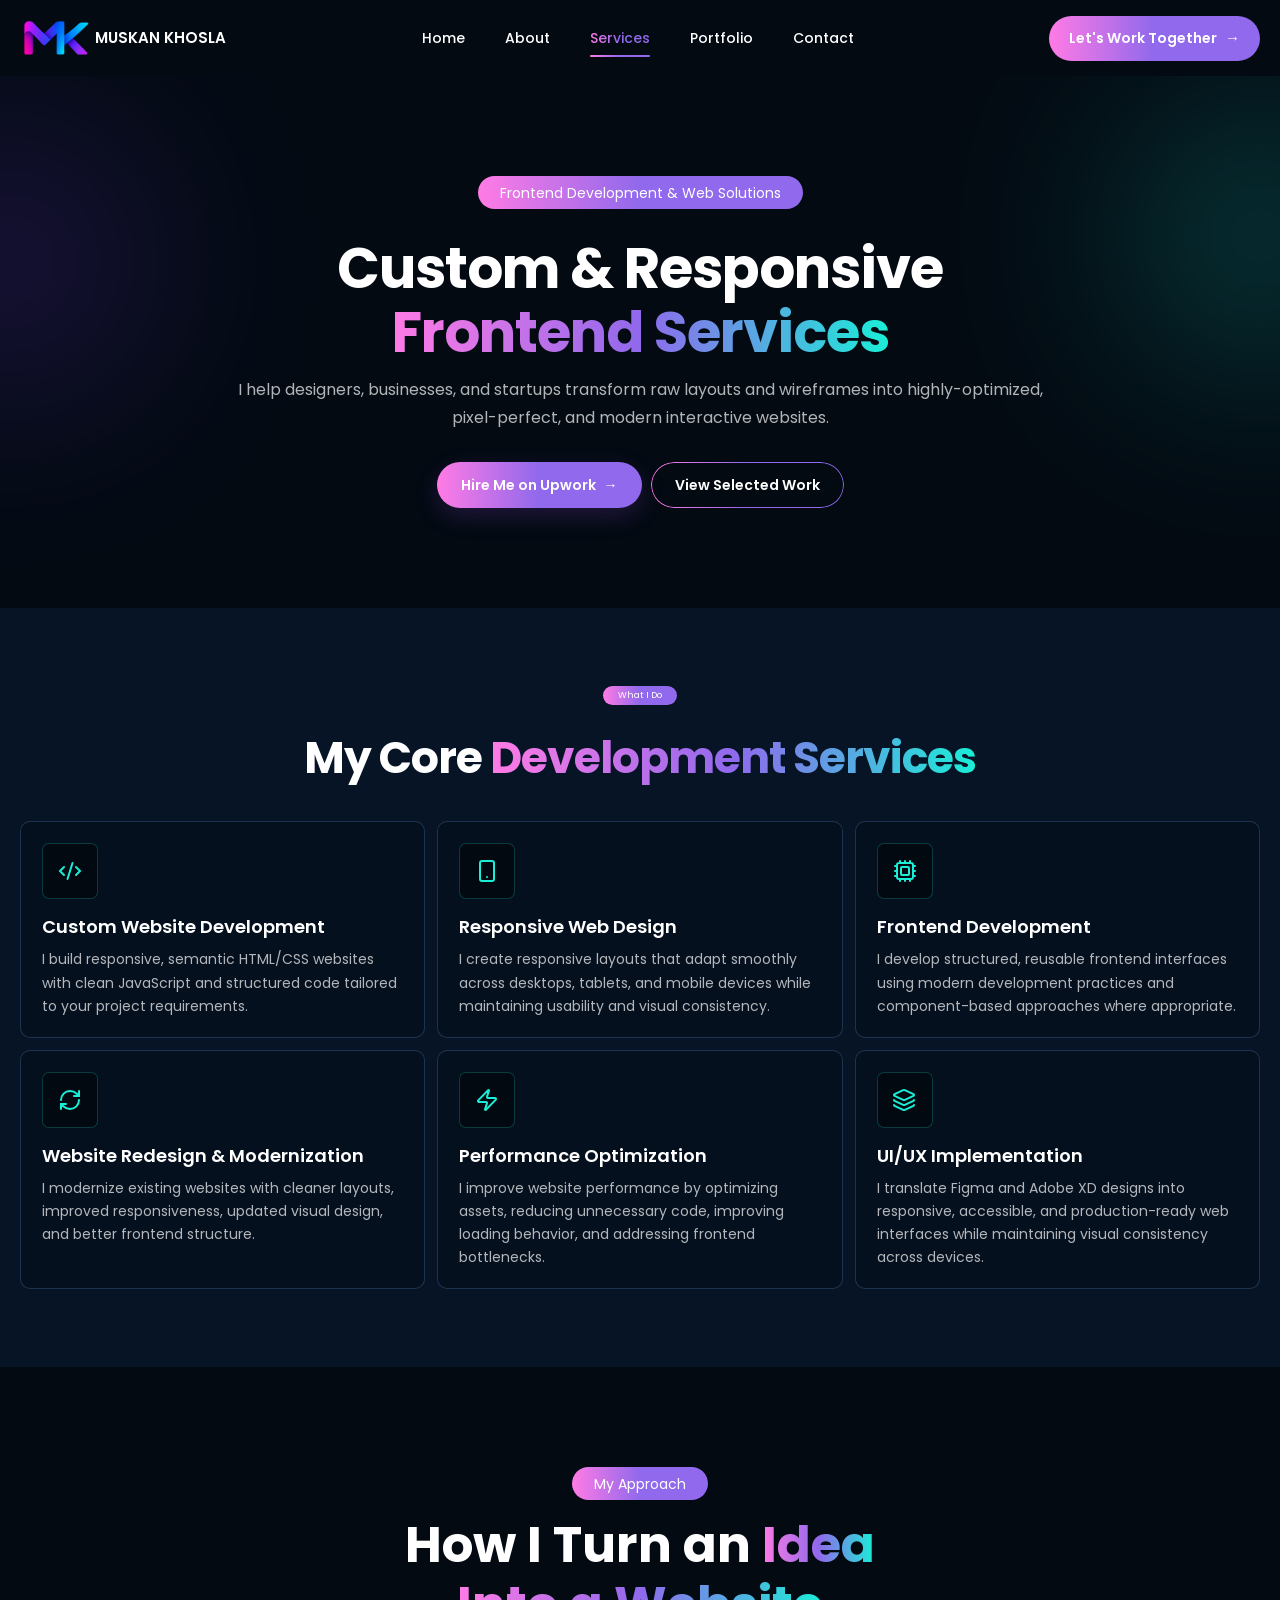
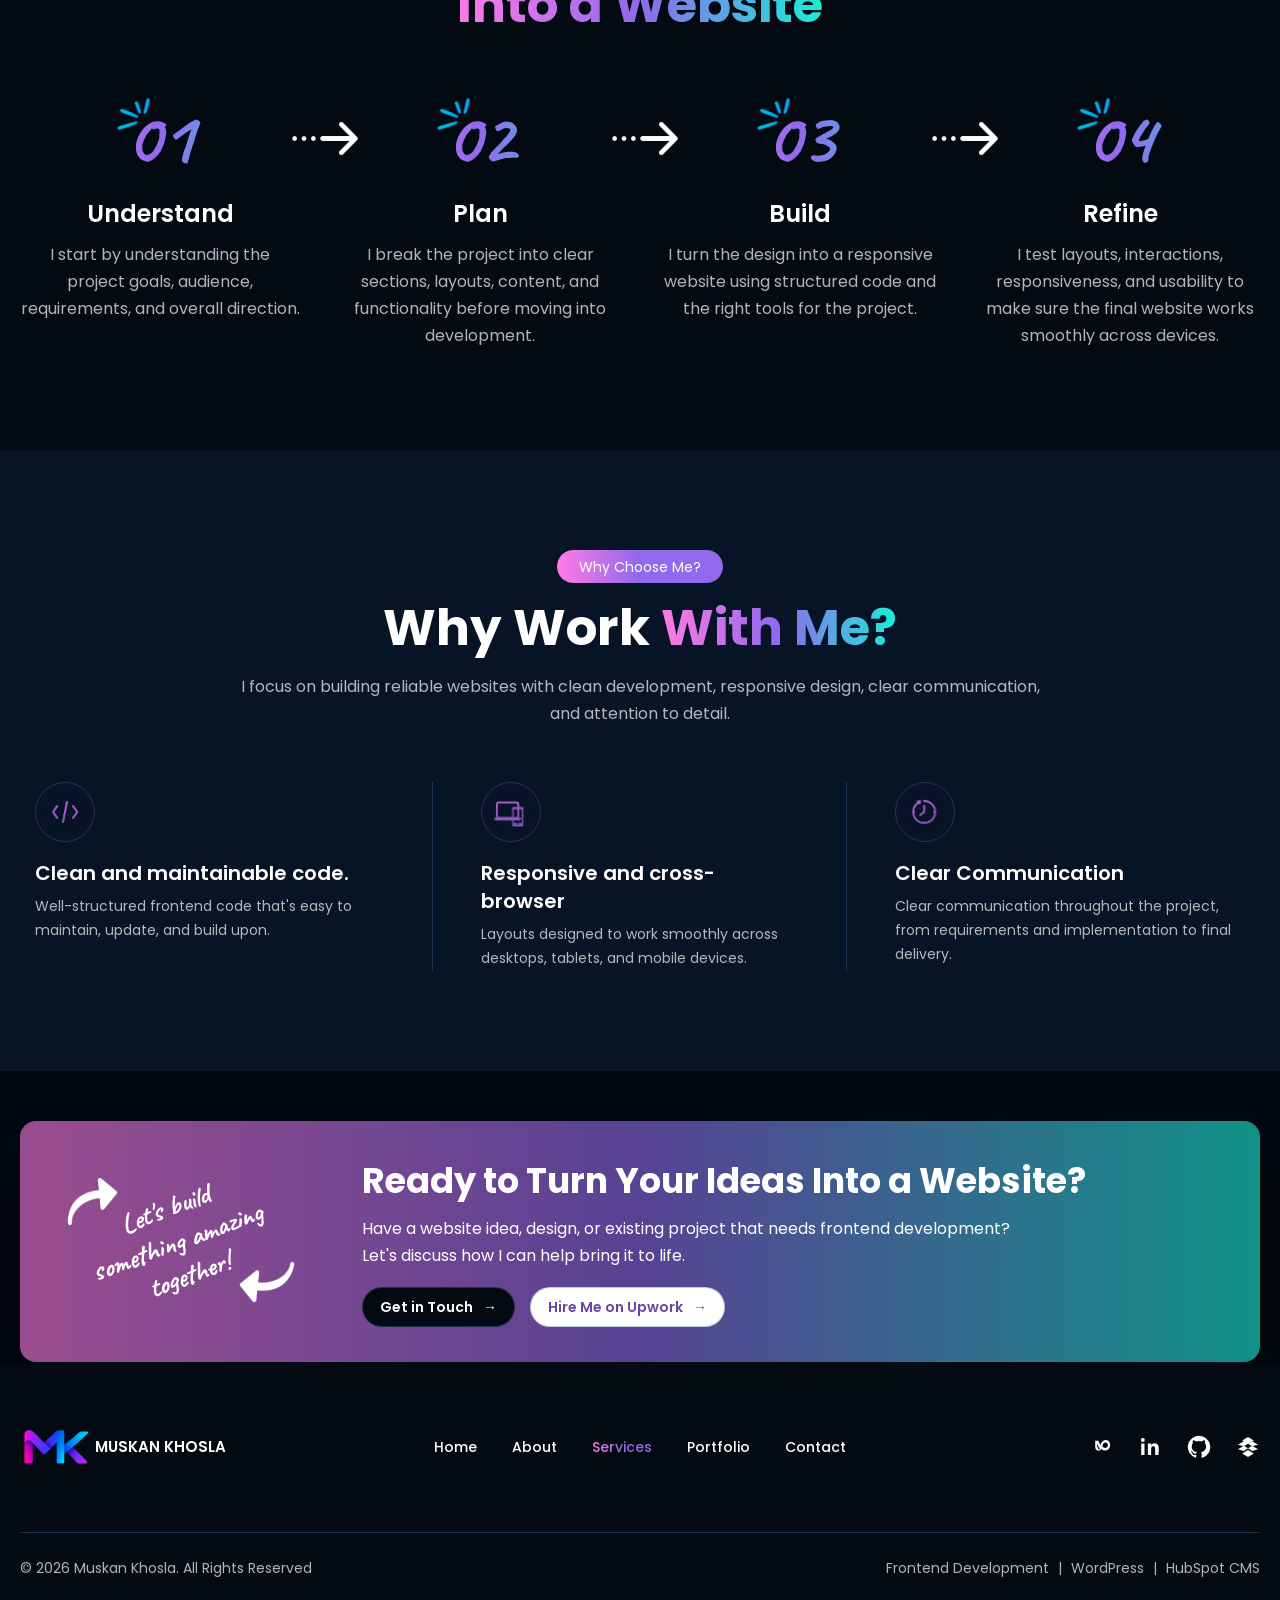
<file: services.html>
<!DOCTYPE html>
<html lang="en">
<head>
    <meta charset="UTF-8">
    <meta name="viewport" content="width=device-width, initial-scale=1.0">
    <meta name="description" content="Muskan Khosla — Frontend Developer and WordPress specialist creating responsive, modern, and user-focused websites.">
    <meta name="keywords" content="Muskan Khosla, Frontend Developer, WordPress Developer, Website Developer, HTML, CSS, JavaScript, Elementor, HubSpot">
    <meta name="author" content="Muskan Khosla">

    <title>Services | Muskan Khosla | Frontend Developer | WordPress & HubSpot CMS</title>

    <!-- Favicon -->
    <link rel="icon" type="image/svg+xml" href="favicon/Fevicon.svg">

    <!-- Google Fonts  -->
    <!-- Poppins  -->
    <link rel="preconnect" href="https://fonts.googleapis.com">
    <link rel="preconnect" href="https://fonts.gstatic.com" crossorigin>
    <link href="https://fonts.googleapis.com/css2?family=Poppins:ital,wght@0,100;0,200;0,300;0,400;0,500;0,600;0,700;0,800;0,900;1,100;1,200;1,300;1,400;1,500;1,600;1,700;1,800;1,900&display=swap" rel="stylesheet">
    <!-- Caveat  -->
    <link rel="preconnect" href="https://fonts.googleapis.com">
    <link rel="preconnect" href="https://fonts.gstatic.com" crossorigin>
    <link href="https://fonts.googleapis.com/css2?family=Caveat:wght@400..700&family=Poppins:ital,wght@0,100;0,200;0,300;0,400;0,500;0,600;0,700;0,800;0,900;1,100;1,200;1,300;1,400;1,500;1,600;1,700;1,800;1,900&display=swap" rel="stylesheet">

    <link rel="stylesheet" href="css/variables.css">
    <link rel="stylesheet" href="css/style.css">
    <link rel="stylesheet" href="css/services.css">
</head>
<body>

<!-- Header  -->
<header class="site-header">
    <div class="container header-inner">
        <!-- Logo -->
        <a href="index.html" class="site-logo" aria-label="Muskan Khosla - Home">
            <img src="assets/images/Muskan-Khosla-Logo.png" alt="Muskan Khosla" >
            <span>Muskan Khosla</span>
        </a>

        <!-- Desktop Navigation -->
        <nav id="main-navigation" class="main-navigation" aria-label="Main navigation">
            <a href="index.html" class="nav-link">
                Home
            </a>
            <a href="about.html" class="nav-link">
                About
            </a>
            <a href="services.html" class="nav-link active">
                Services
            </a>
            <a href="portfolio.html" class="nav-link">
                Portfolio
            </a>
            <a href="contact.html" class="nav-link">
                Contact
            </a>
        </nav>

        <!-- Header CTA -->
        <a href="contact.html" class="header-cta">
            Let's Work Together
            <span aria-hidden="true">→</span>
        </a>

        <!-- Mobile Menu Button -->
        <button class="menu-toggle" type="button" aria-label="Open navigation menu" aria-expanded="false" aria-controls="main-navigation">
            <span></span>
            <span></span>
            <span></span>
        </button>
    </div>
</header>


<main>


<!--  SERVICES HERO -->
<section class="page-hero">
    <div class="page-hero-glow page-hero-glow-left"></div>
    <div class="page-hero-glow page-hero-glow-right"></div>
    <div class="container">
        <div class="page-hero-content">
            <span class="section-badge">
                Frontend Development &amp; Web Solutions
            </span>
            <h1 class="page-hero-title">
                Custom &amp; Responsive
                <span class="gradient-text">
                    Frontend Services
                </span>
            </h1>
            <p class="page-hero-description">
                I help designers, businesses, and startups transform raw layouts
                and wireframes into highly-optimized, pixel-perfect, and modern
                interactive websites.
            </p>
            <div class="page-hero-actions">
                <a href="https://www.upwork.com/freelancers/~0180437465f65e825d?mp_source=share" class="btn btn-primary" target="_blank" rel="noopener noreferrer">
                    Hire Me on Upwork
                    <span aria-hidden="true">→</span>
                </a>
                <a href="#services" class="btn btn-outline">
                    View Selected Work
                </a>
            </div>
        </div>
    </div>
</section>


<!-- WHAT I DO / CORE DEVELOPMENT SERVICES -->
<section id="services" class="section section-light-dark services-section">
    <div class="container">
        <!-- SECTION HEADER -->
        <div class="section-header services-header">
            <span class="section-badge">
                What I Do
            </span>
            <h2 class="section-heading">
                My Core
                <span class="gradient-text">
                    Development Services
                </span>
            </h2>
        </div>

        <!-- SERVICES GRID -->
        <div class="services-grid">
            <!-- SERVICE 01 -->
            <article class="service-card">
                <div class="service-icon" aria-hidden="true">
                    <img src="assets/icons/code-development.svg" alt="Custom Code Development">
                </div>
                <h3>
                    Custom Website
                    Development
                </h3>
                <p>
                    I build responsive, semantic HTML/CSS websites with clean
                    JavaScript and structured code tailored to your project
                    requirements.
                </p>
            </article>

            <!-- SERVICE 02 -->
            <article class="service-card">
                <div class="service-icon" aria-hidden="true">
                    <img src="assets/icons/smartphone.svg" alt="Web Design">
                </div>
                <h3>
                    Responsive Web Design
                </h3>
                <p>
                    I create responsive layouts that adapt smoothly across
                    desktops, tablets, and mobile devices while maintaining
                    usability and visual consistency.
                </p>
            </article>

            <!-- SERVICE 03 -->
            <article class="service-card">
                <div class="service-icon" aria-hidden="true">
                    <img src="assets/icons/cpu.svg" alt="Frontend Development">
                </div>
                <h3>
                    Frontend Development
                </h3>
                <p>
                    I develop structured, reusable frontend interfaces using
                    modern development practices and component-based
                    approaches where appropriate.
                </p>
            </article>

            <!-- SERVICE 04 -->
            <article class="service-card">
                <div class="service-icon" aria-hidden="true">
                    <img src="assets/icons/redesign.svg" alt="Website Redesign">
                </div>
                <h3>
                    Website Redesign &amp; 
                    Modernization
                </h3>
                <p>
                    I modernize existing websites with cleaner layouts,
                    improved responsiveness, updated visual design, and
                    better frontend structure.
                </p>
            </article>

            <!-- SERVICE 05 -->
            <article class="service-card">
                <div class="service-icon" aria-hidden="true">
                    <img src="assets/icons/zap.svg" alt="Performance">
                </div>
                <h3>
                    Performance Optimization
                </h3>
                <p>
                    I improve website performance by optimizing assets,
                    reducing unnecessary code, improving loading behavior,
                    and addressing frontend bottlenecks.
                </p>
            </article>

            <!-- SERVICE 06 -->
            <article class="service-card">
                <div class="service-icon" aria-hidden="true">
                    <img src="assets/icons/stack.svg" alt="UI UX Implementation">
                </div>
                <h3>
                    UI/UX Implementation
                </h3>
                <p>
                    I translate Figma and Adobe XD designs into responsive,
                    accessible, and production-ready web interfaces while
                    maintaining visual consistency across devices.
                </p>
            </article>
        </div>
    </div>
</section>


<!--  MY APPROACH  -->
<section class="my-approach-section">
    <div class="container">
        <div class="section-header">
            <span class="section-badge">My Approach</span>
            <h2 class="section-heading">
                How I Turn an
                <span class="gradient-text">Idea</span>
                <br>
                <span class="gradient-text">Into a Website</span>
            </h2>
        </div>

        <div class="approach-steps">
            <!-- STEP 01 -->
            <article class="approach-step">
                <div class="approach-step-number">
                    <!-- <img src="assets/icons/spark.svg" alt="Spark"> -->
                    <span>01</span>
                </div>
                <h3>Understand</h3>
                <p>
                    I start by understanding the project goals, audience,
                    requirements, and overall direction.
                </p>
            </article>
            
            <!-- ARROW -->
            <div class="approach-arrow" aria-hidden="true">
                <img src="assets/icons/Next-step-arrow.svg" alt="Step Arrow">
            </div>
            
            <!-- STEP 02 -->
            <article class="approach-step">
                <div class="approach-step-number">
                    <!-- <img src="assets/icons/spark.svg" alt="Spark"> -->
                    <span>02</span>
                </div>
                <h3>Plan</h3>
                <p>
                    I break the project into clear sections, layouts,
                    content, and functionality before moving into development.
                </p>
            </article>
            
            <!-- ARROW -->
            <div class="approach-arrow" aria-hidden="true">
                <img src="assets/icons/Next-step-arrow.svg" alt="Step Arrow">
            </div>
            
            
            <!-- STEP 03 -->
            <article class="approach-step">
                <div class="approach-step-number">
                    <!-- <img src="assets/icons/spark.svg" alt="Spark"> -->
                    <span>03</span>
                </div>
                <h3>Build</h3>
                <p>
                    I turn the design into a responsive website using
                    structured code and the right tools for the project.
                </p>
            </article>
            
            
            <!-- ARROW -->
            <div class="approach-arrow" aria-hidden="true">
                <img src="assets/icons/Next-step-arrow.svg" alt="Step Arrow">
            </div>
            
            <!-- STEP 04 -->
            <article class="approach-step">
                <div class="approach-step-number">
                    <!-- <img src="assets/icons/spark.svg" alt="Spark"> -->
                    <span>04</span>
                </div>
                <h3>Refine</h3>
                <p>
                    I test layouts, interactions, responsiveness, and
                    usability to make sure the final website works smoothly
                    across devices.
                </p>
            </article>
        </div>
    </div>
</section>


<!--  WHY WORK WITH ME  -->
<section class="why-work-section">
    <div class="container">
        <!-- Section Heading -->
        <div class="section-header">
            <span class="section-badge">
                Why Choose Me?
            </span>
            <h2 class="section-heading">
                Why Work <span class="gradient-text">With Me?</span>
            </h2>
            <p class="section-description">
                I focus on building reliable websites with clean development, responsive design, clear communication, and attention to detail.
            </p>
        </div>

        <!-- Benefits -->
        <div class="why-work-grid">

            <!-- Benefit 1 -->
            <article class="why-work-item">
                <div class="why-work-icon" aria-hidden="true">
                    <img src="assets/icons/Code.svg" alt="Clean Code">
                </div>
                <h3>Clean and maintainable code.</h3>
                <p>
                    Well-structured frontend code that's easy to maintain, update, and build upon.
                </p>
            </article>

            <!-- Benefit 2 -->
            <article class="why-work-item">
                <div class="why-work-icon" aria-hidden="true">
                    <img src="assets/icons/Responsive.svg" alt="Responsive Browsers">
                </div>
                <h3>Responsive and cross-browser</h3>
                <p>
                    Layouts designed to work smoothly across desktops, tablets, and mobile devices.
                </p>
            </article>

            <!-- Benefit 3 -->
            <article class="why-work-item">
                <div class="why-work-icon" aria-hidden="true">
                    <img src="assets/icons/Time.svg" alt="Clear Communication">
                </div>
                <h3>Clear Communication</h3>
                <p>
                    Clear communication throughout the project, from requirements and implementation to final delivery.
                </p>
            </article>
        </div>
    </div>
</section>


<!-- CTA  -->
<section class="cta-section">
    <div class="container">
        <div class="cta-box">
            <!-- Decorative Side -->
            <div class="cta-decoration">
                <span class="cta-arrow">
                    <img src="assets/images/Arrow-up.png" alt="arrow-up">
                </span>
                
                <span class="cta-handwritten">
                    Let's build<br>
                    something amazing<br>
                    together!
                </span>
                
                <span class="cta-arrow cta-arrow-bottom">
                    <img src="assets/images/Arrow-down.png" alt="arrow-down">
                </span>
            </div>

            <!-- CTA Content -->
            <div class="cta-content">
                <h2>
                    Ready to Turn Your Ideas
                    <span>Into a Website?</span>
                </h2>
                <p>
                    Have a website idea, design, or existing project that needs
                    frontend development? Let's discuss how I can help bring it
                    to life.
                </p>
                <div class="cta-buttons">
                    <a href="contact.html" class="cta-button cta-button-dark">
                        Get in Touch
                        <span aria-hidden="true">→</span>
                    </a>
                    <a href=https://www.upwork.com/freelancers/~0180437465f65e825d?mp_source=share"
                       class="cta-button cta-button-light"
                       target="_blank"
                       rel="noopener noreferrer">
                        Hire Me on Upwork
                        <span aria-hidden="true">→</span>
                    </a>
                </div>
            </div>
        </div>
    </div>
</section>

</main>


<!-- Footer  -->
<footer class="site-footer">
    <div class="container">
        <!-- Footer Top -->
        <div class="footer-top">

            <!-- Logo -->
            <a href="index.html" class="site-logo" aria-label="Muskan Khosla - Home">
                <img src="assets/images/Muskan-Khosla-Logo.png" alt="Muskan Khosla">
                <span>Muskan Khosla</span>
            </a>

            <!-- Footer Navigation -->
            <nav class="footer-navigation" aria-label="Footer navigation">
                <a href="index.html">Home</a>
                <a href="about.html">About</a>
                <a href="services.html" class="active">Services</a>
                <a href="portfolio.html">Portfolio</a>
                <a href="contact.html">Contact</a>
            </nav>

            <!-- Social Links -->
            <div class="footer-socials">
                <!-- Upwork -->
                <a href="https://www.upwork.com/freelancers/~0180437465f65e825d?mp_source=share"
                target="_blank"
                rel="noopener noreferrer"
                aria-label="Upwork">

                    <svg viewBox="0 0 24 24" aria-hidden="true">
                        <defs>
                            <linearGradient id="social-gradient" x1="0%" y1="0%" x2="100%" y2="100%">
                                <stop offset="0%" stop-color="#ec68dc"/>
                                <stop offset="50%" stop-color="#9b4de8"/>
                                <stop offset="100%" stop-color="#6374f5"/>
                            </linearGradient>
                        </defs>
                        <path d="M17.2 5.1c-2.8 0-4.8 2-5.8 4.8-.9-1.2-1.5-2.7-1.9-4.2H6.2v5.8c0 2.5 1.1 4.2 3.1 4.2 1.4 0 2.4-.8 3-2 .9 1 2.1 1.8 3.8 1.8 3 0 5-2.4 5-5.2 0-3-1.6-5.2-3.9-5.2Zm-7.9 7.5c-.9 0-1.3-.6-1.3-1.7V8.7c.4 1.1.9 2.1 1.5 3 .4.6.9 1.1 1.4 1.5-.4.8-.9 1.4-1.6 1.4Zm6.8.3c-1.2 0-2-.7-2.7-1.6.4-2.3 1.4-3.7 3.1-3.7 1.4 0 2.4 1.1 2.4 2.7 0 1.5-1.1 2.6-2.8 2.6Z"/>
                    </svg>

                </a>

                <!-- LinkedIn -->
                <a href="https://www.linkedin.com/in/muskankhosla/"
                target="_blank"
                rel="noopener noreferrer"
                aria-label="LinkedIn">

                    <svg viewBox="0 0 24 24" aria-hidden="true">
                        <defs>
                            <linearGradient id="social-gradient" x1="0%" y1="0%" x2="100%" y2="100%">
                                <stop offset="0%" stop-color="#ec68dc"/>
                                <stop offset="50%" stop-color="#9b4de8"/>
                                <stop offset="100%" stop-color="#6374f5"/>
                            </linearGradient>
                        </defs>
                        <path d="M6.5 8.5H3.2V20h3.3V8.5ZM4.85 3A1.95 1.95 0 1 0 4.85 6.9 1.95 1.95 0 0 0 4.85 3ZM20.8 13.4c0-3.46-1.84-5.07-4.3-5.07-1.98 0-2.87 1.09-3.36 1.86V8.5H9.84V20h3.3v-5.7c0-1.5.28-2.95 2.14-2.95 1.84 0 1.86 1.72 1.86 3.05V20h3.3l.36-6.6Z"/>
                    </svg>

                </a>

                <!-- GitHub -->
                <a href="https://github.com/muskan-khosla"
                target="_blank"
                rel="noopener noreferrer"
                aria-label="GitHub">

                    <svg viewBox="0 0 24 24" aria-hidden="true">
                        <defs>
                            <linearGradient id="social-gradient" x1="0%" y1="0%" x2="100%" y2="100%">
                                <stop offset="0%" stop-color="#ec68dc"/>
                                <stop offset="50%" stop-color="#9b4de8"/>
                                <stop offset="100%" stop-color="#6374f5"/>
                            </linearGradient>
                        </defs>
                        <path d="M12 .8a11.2 11.2 0 0 0-3.54 21.82c.56.1.77-.24.77-.54v-2.1c-3.14.68-3.8-1.34-3.8-1.34-.5-1.28-1.22-1.62-1.22-1.62-1-.68.08-.67.08-.67 1.1.08 1.68 1.13 1.68 1.13.98 1.67 2.58 1.19 3.21.91.1-.71.38-1.19.7-1.46-2.5-.28-5.13-1.25-5.13-5.58 0-1.23.44-2.24 1.15-3.03-.12-.28-.5-1.43.11-2.98 0 0 .94-.3 3.08 1.15a10.7 10.7 0 0 1 5.61 0c2.14-1.45 3.08-1.15 3.08-1.15.61 1.55.23 2.7.11 2.98.71.79 1.15 1.8 1.15 3.03 0 4.34-2.63 5.3-5.14 5.58.4.35.75 1.04.75 2.1v3.11c0 .3.2.65.78.54A11.2 11.2 0 0 0 12 .8Z"/>
                    </svg>

                </a>


                <!-- Contra -->
                <a href="https://contra.com/muskan_khosla_wgjmfwre?referralExperimentNid=DEFAULT_REFERRAL_PROGRAM&referrerUsername=muskan_khosla_wgjmfwre"
                target="_blank"
                rel="noopener noreferrer"
                aria-label="Contra">

                    <svg viewBox="0 0 24 24" aria-hidden="true">
                        <defs>
                            <linearGradient id="social-gradient" x1="0%" y1="0%" x2="100%" y2="100%">
                                <stop offset="0%" stop-color="#ec68dc"/>
                                <stop offset="50%" stop-color="#9b4de8"/>
                                <stop offset="100%" stop-color="#6374f5"/>
                            </linearGradient>
                        </defs>
                        <path d="M6.2 5.5 12 2l5.8 3.5L12 9 6.2 5.5Zm0 13L12 22l5.8-3.5L12 15l-5.8 3.5ZM2 9.7 7.8 6.2 12 8.7 7.8 11.3 2 9.7Zm20 0-5.8-3.5L12 8.7l4.2 2.6L22 9.7ZM2 14.3l5.8-3.5L12 13.3l-4.2 2.6L2 14.3Zm20 0-5.8-3.5L12 13.3l4.2 2.6 5.8-1.6Z"/>
                    </svg>

                </a>

            </div>
        </div>

        <!-- Footer Divider -->
        <div class="footer-divider"></div>

        <!-- Footer Bottom -->
        <div class="footer-bottom">
            <p class="footer-copyright">
                © <span id="current-year"></span> Muskan Khosla. All Rights Reserved
            </p>
            <p class="footer-specialties">
                Frontend Development <span>|</span>
                WordPress <span>|</span>
                HubSpot CMS
            </p>
        </div>
    </div>
</footer>


<script src="js/script.js"></script>
</body>
</html>
</file>
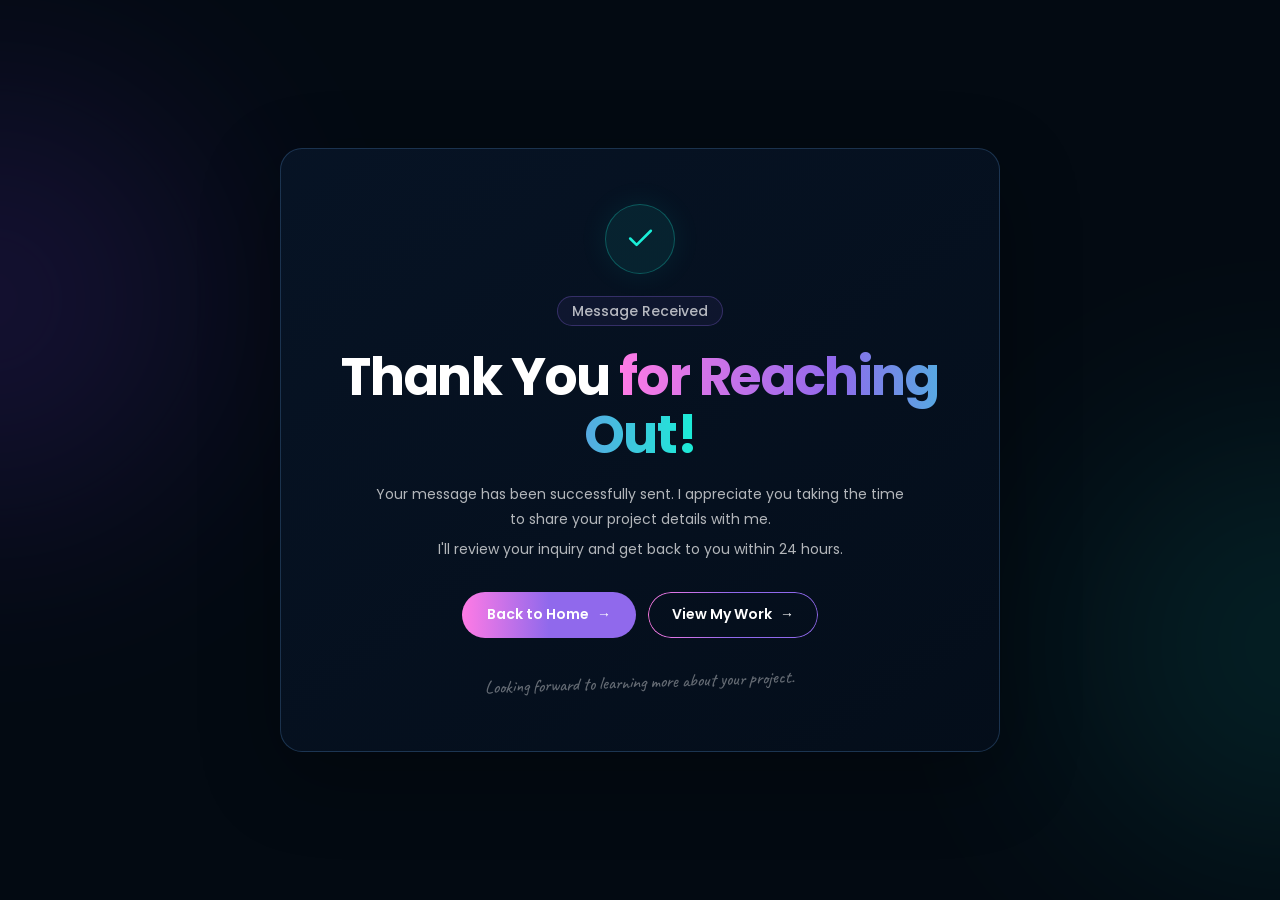
<file: thanks.html>
<!DOCTYPE html>
<html lang="en">
<head>
    <meta charset="UTF-8">
    <meta name="viewport" content="width=device-width, initial-scale=1.0">
    <meta name="description" content="Thank you for contacting Muskan Khosla. Your project inquiry has been received.">
    <meta name="author" content="Muskan Khosla">
    <meta name="robots" content="index, follow">

    <title>Thank You | Muskan Khosla</title>

    <!-- Favicon -->
    <link rel="icon" type="image/svg+xml" href="favicon/Fevicon.svg">

    <!--  CANONICAL URL  -->
    <link rel="canonical" href="https://muskan-khosla.github.io/portfolio/thanks.html">

    <!-- Google Fonts  -->
    <!-- Poppins  -->
    <link rel="preconnect" href="https://fonts.googleapis.com">
    <link rel="preconnect" href="https://fonts.gstatic.com" crossorigin>
    <link href="https://fonts.googleapis.com/css2?family=Poppins:ital,wght@0,100;0,200;0,300;0,400;0,500;0,600;0,700;0,800;0,900;1,100;1,200;1,300;1,400;1,500;1,600;1,700;1,800;1,900&display=swap" rel="stylesheet">
    <!-- Caveat  -->
    <link rel="preconnect" href="https://fonts.googleapis.com">
    <link rel="preconnect" href="https://fonts.gstatic.com" crossorigin>
    <link href="https://fonts.googleapis.com/css2?family=Caveat:wght@400..700&family=Poppins:ital,wght@0,100;0,200;0,300;0,400;0,500;0,600;0,700;0,800;0,900;1,100;1,200;1,300;1,400;1,500;1,600;1,700;1,800;1,900&display=swap" rel="stylesheet">

    <link rel="stylesheet" href="css/variables.css">
    <link rel="stylesheet" href="css/style.css">
    <link rel="stylesheet" href="css/contact.css">
</head>
<body>


<main class="thankyou-page">

    <!-- BACKGROUND GLOWS -->

    <div
        class="thankyou-glow thankyou-glow-left"
        aria-hidden="true"
    ></div>

    <div
        class="thankyou-glow thankyou-glow-right"
        aria-hidden="true"
    ></div>


    <!-- CONTENT -->

    <div class="thankyou-container">

        <div class="thankyou-card">

            <!-- SUCCESS ICON -->

            <div
                class="thankyou-icon"
                aria-hidden="true"
            >
                <svg
                    viewBox="0 0 24 24"
                >
                    <path
                        d="M20 6 9 17l-5-5"
                        fill="none"
                        stroke="currentColor"
                        stroke-width="2"
                        stroke-linecap="round"
                        stroke-linejoin="round"
                    />
                </svg>
            </div>


            <!-- SMALL LABEL -->

            <span class="thankyou-label">
                Message Received
            </span>


            <!-- HEADING -->

            <h1 class="thankyou-title">
                Thank You
                <span class="gradient-text">for Reaching Out!</span>
            </h1>


            <!-- DESCRIPTION -->

            <p class="thankyou-description">
                Your message has been successfully sent.
                I appreciate you taking the time to share your
                project details with me.
            </p>

            <p class="thankyou-description">
                I'll review your inquiry and get back to you
                within 24 hours.
            </p>


            <!-- ACTIONS -->

            <div class="thankyou-actions">

                <a
                    href="index.html"
                    class="gradient-button thankyou-primary-button"
                >
                    Back to Home
                    <span aria-hidden="true">→</span>
                </a>

                <a
                    href="portfolio.html"
                    class="thankyou-secondary-button"
                >
                    View My Work
                    <span aria-hidden="true">→</span>
                </a>

            </div>


            <!-- SMALL FOOTER TEXT -->

            <p class="thankyou-note">
                Looking forward to learning more about your project.
            </p>

        </div>

    </div>

</main>


</body>
</html>
</file>
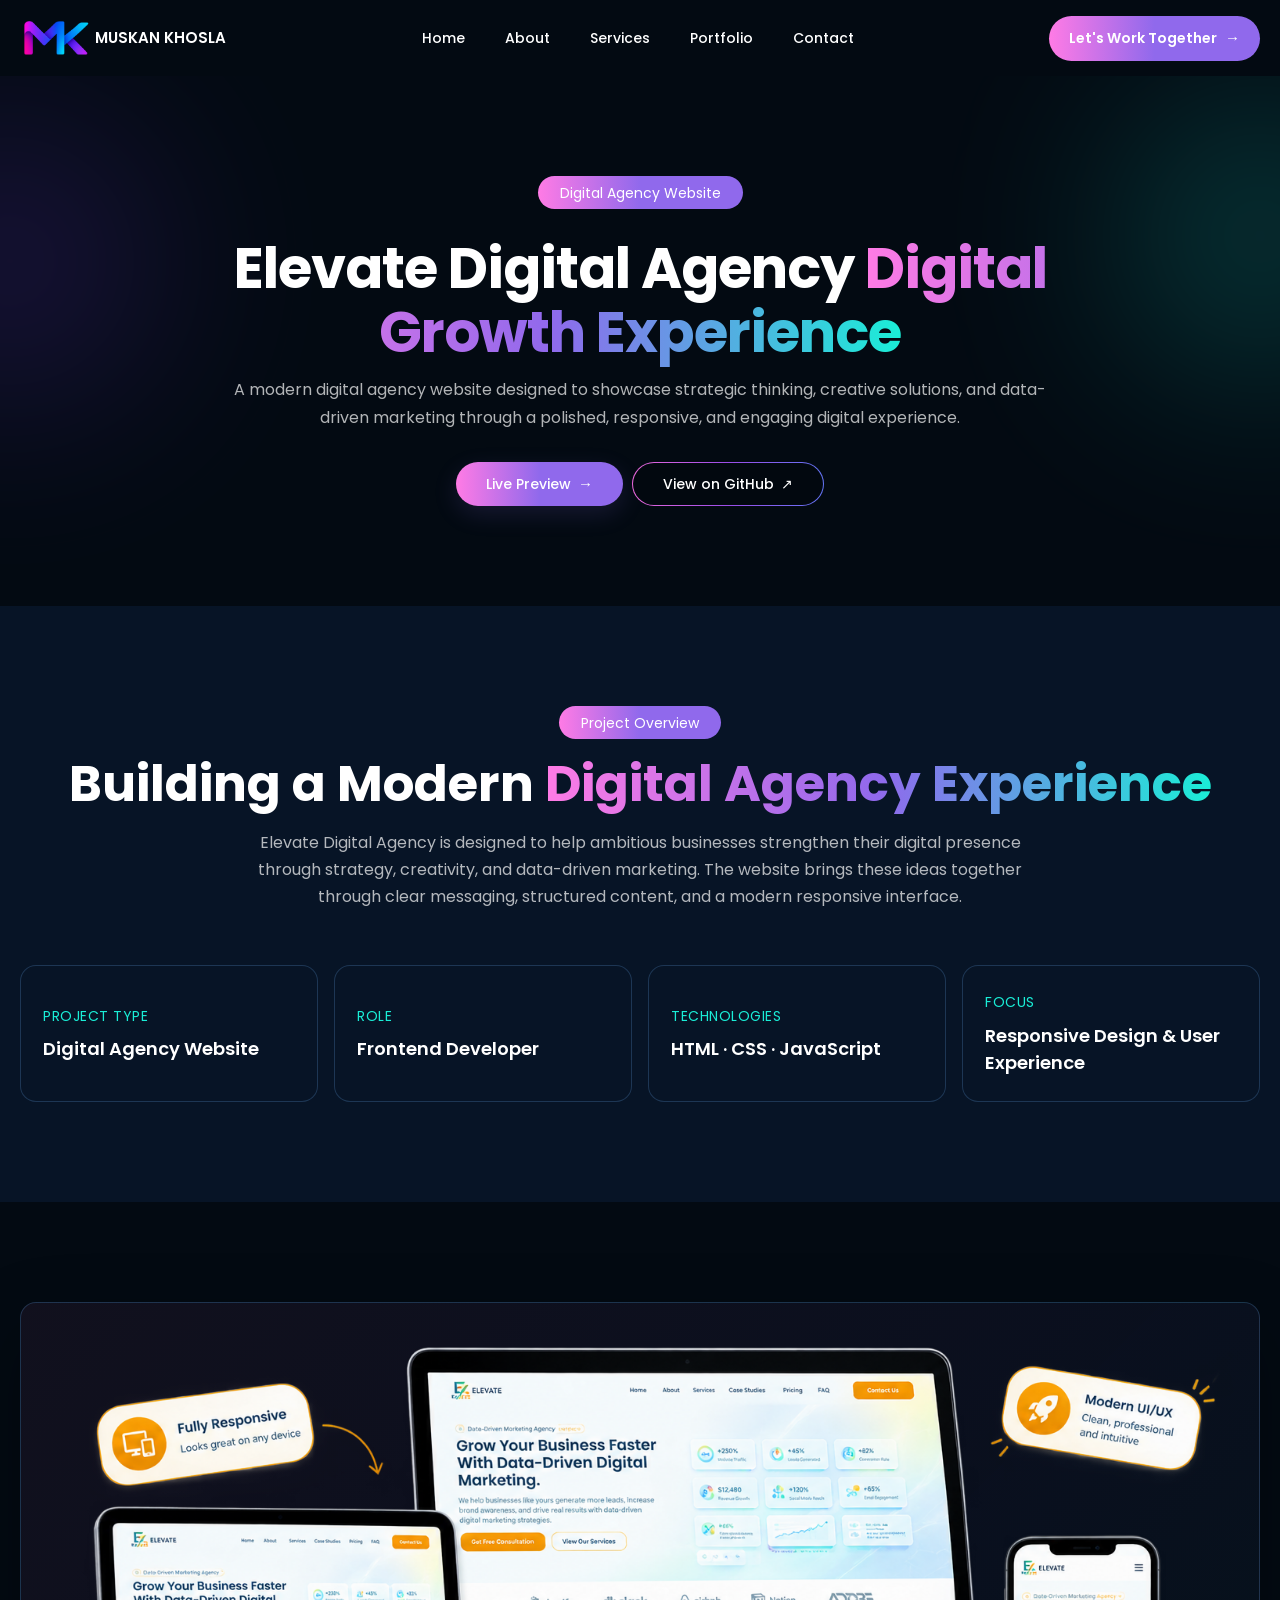
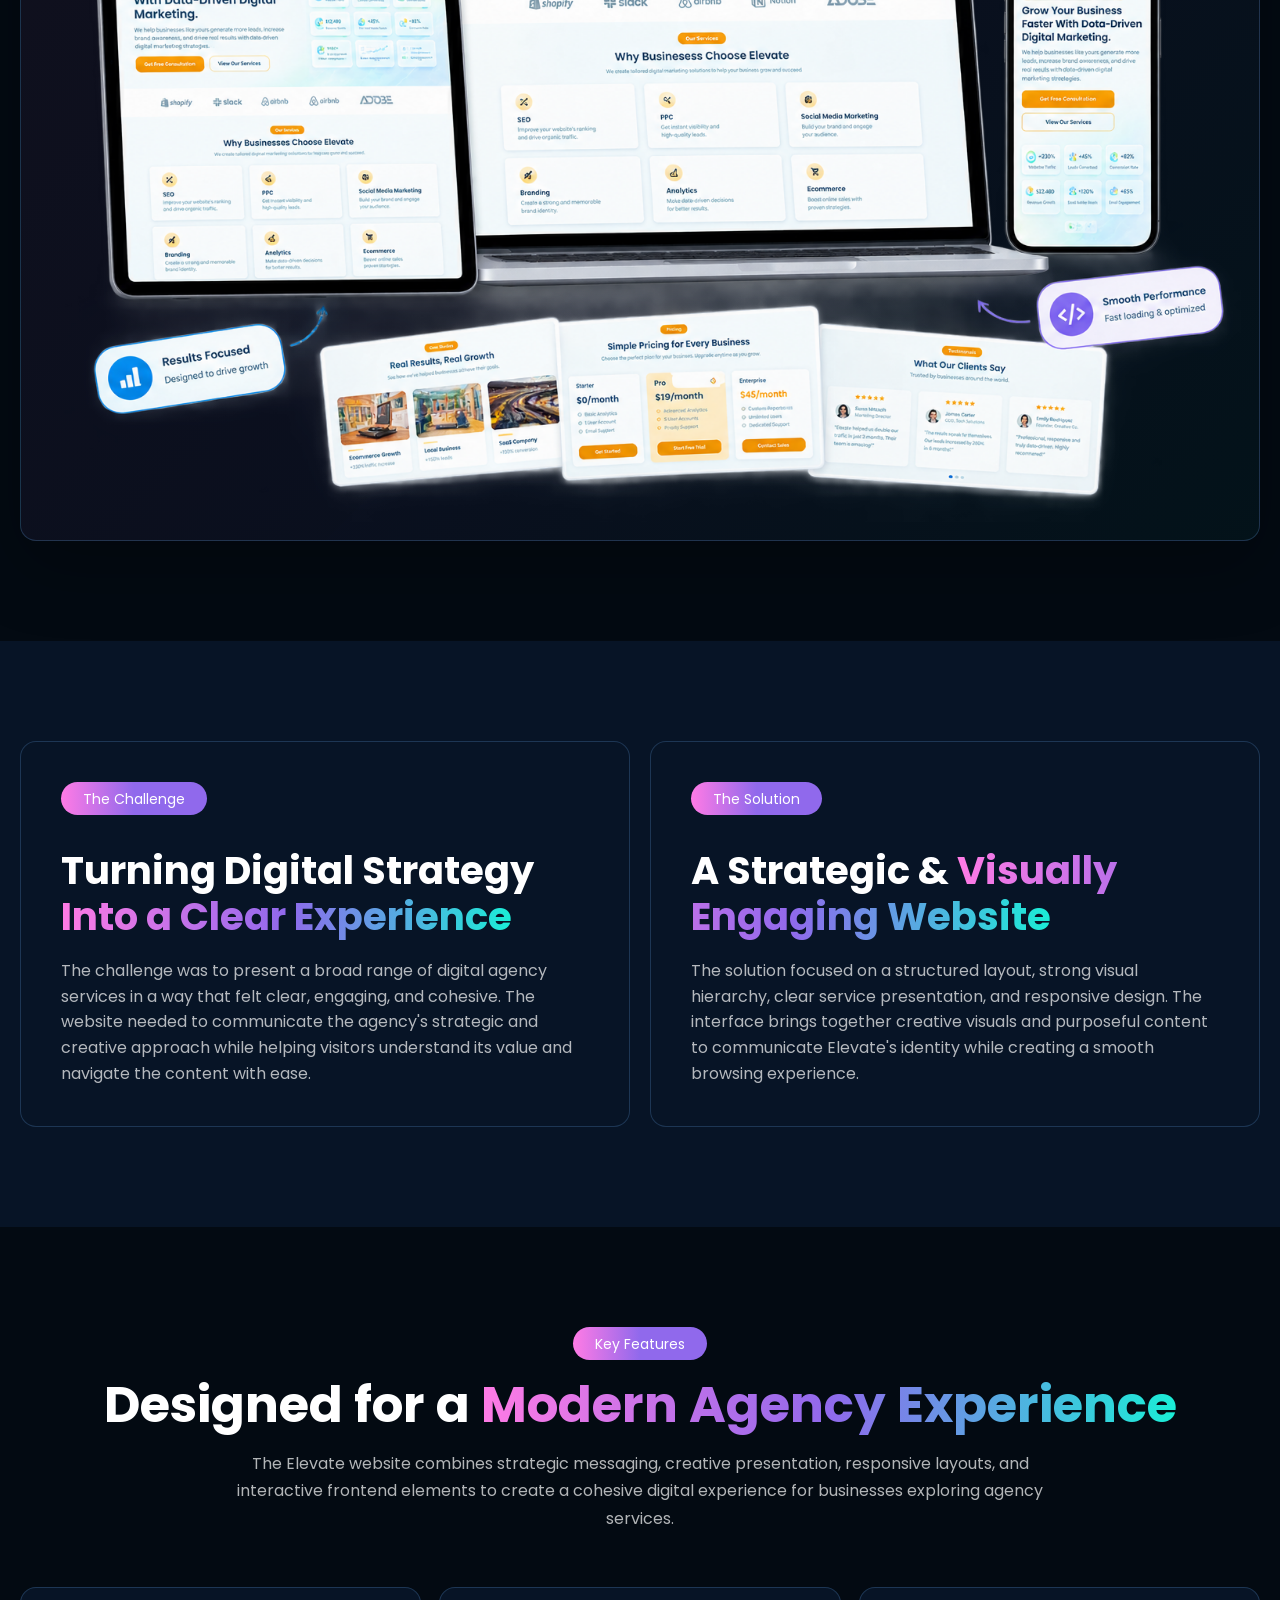
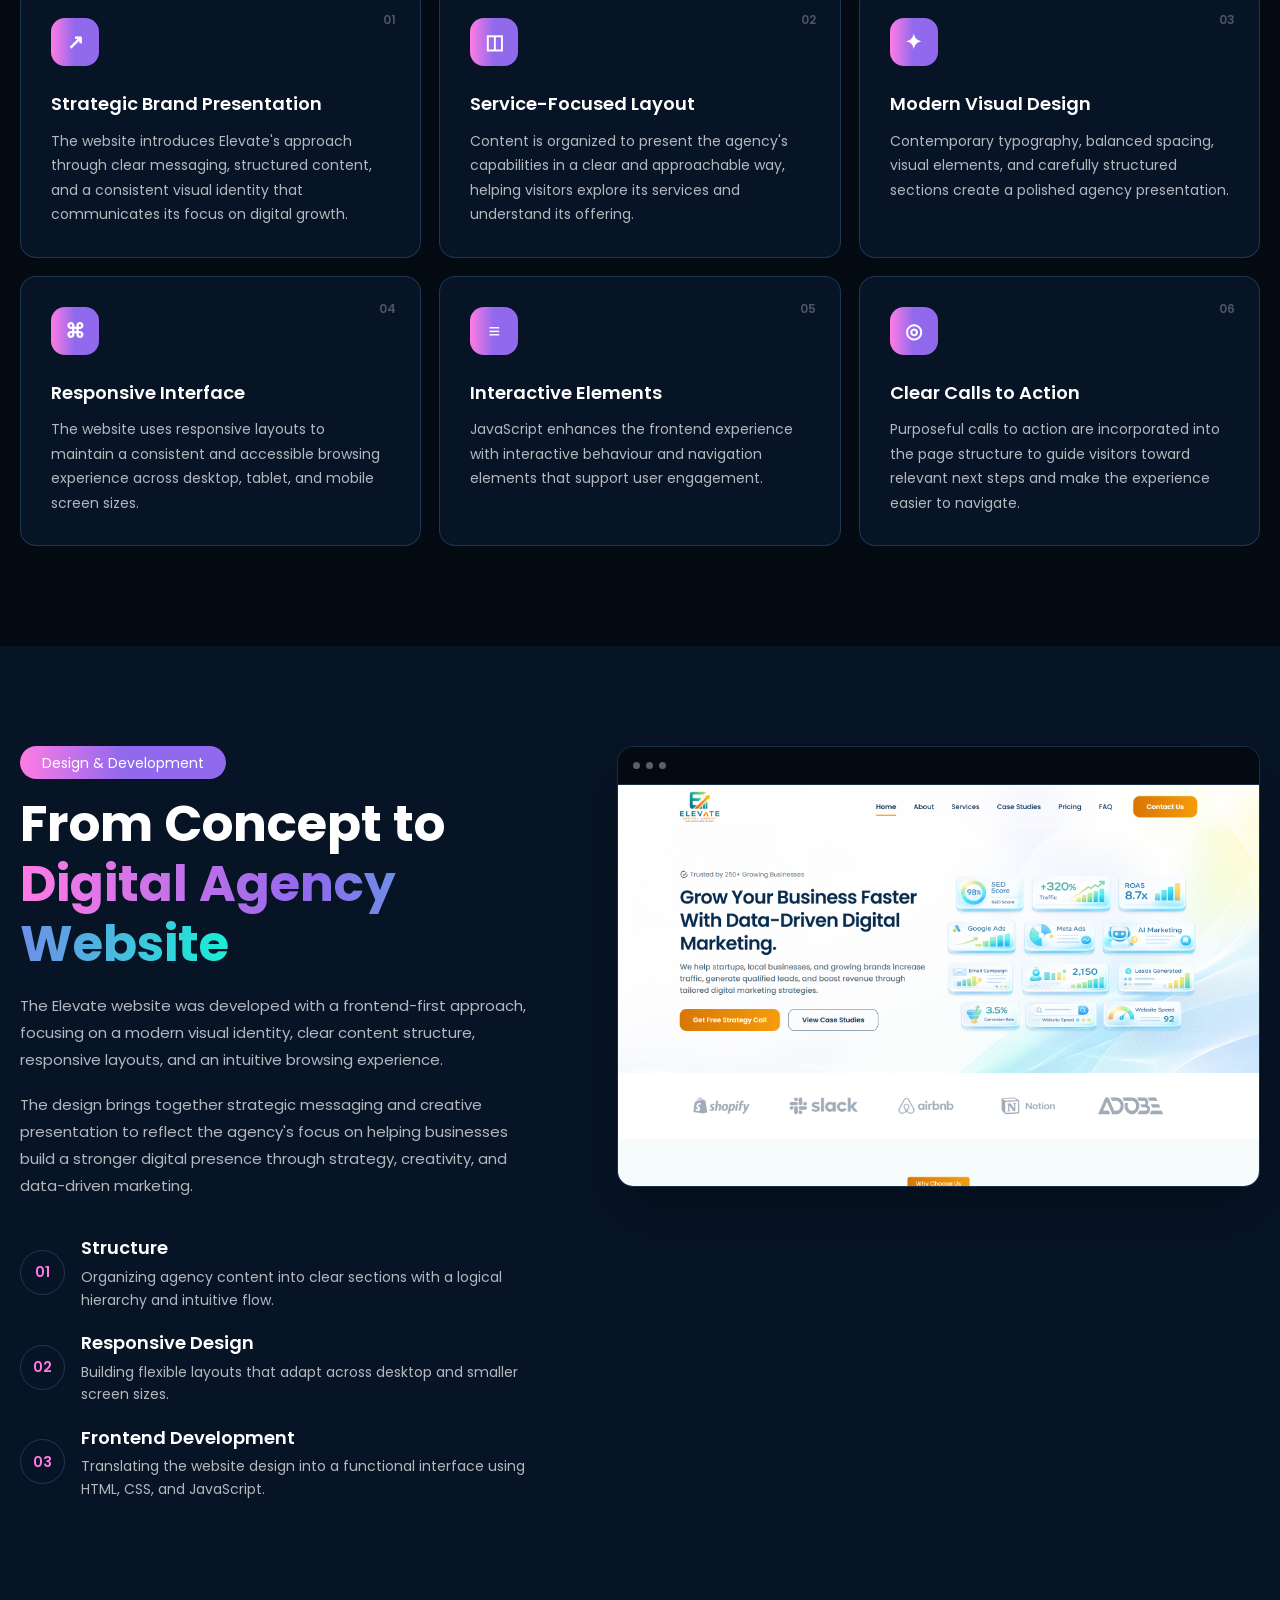
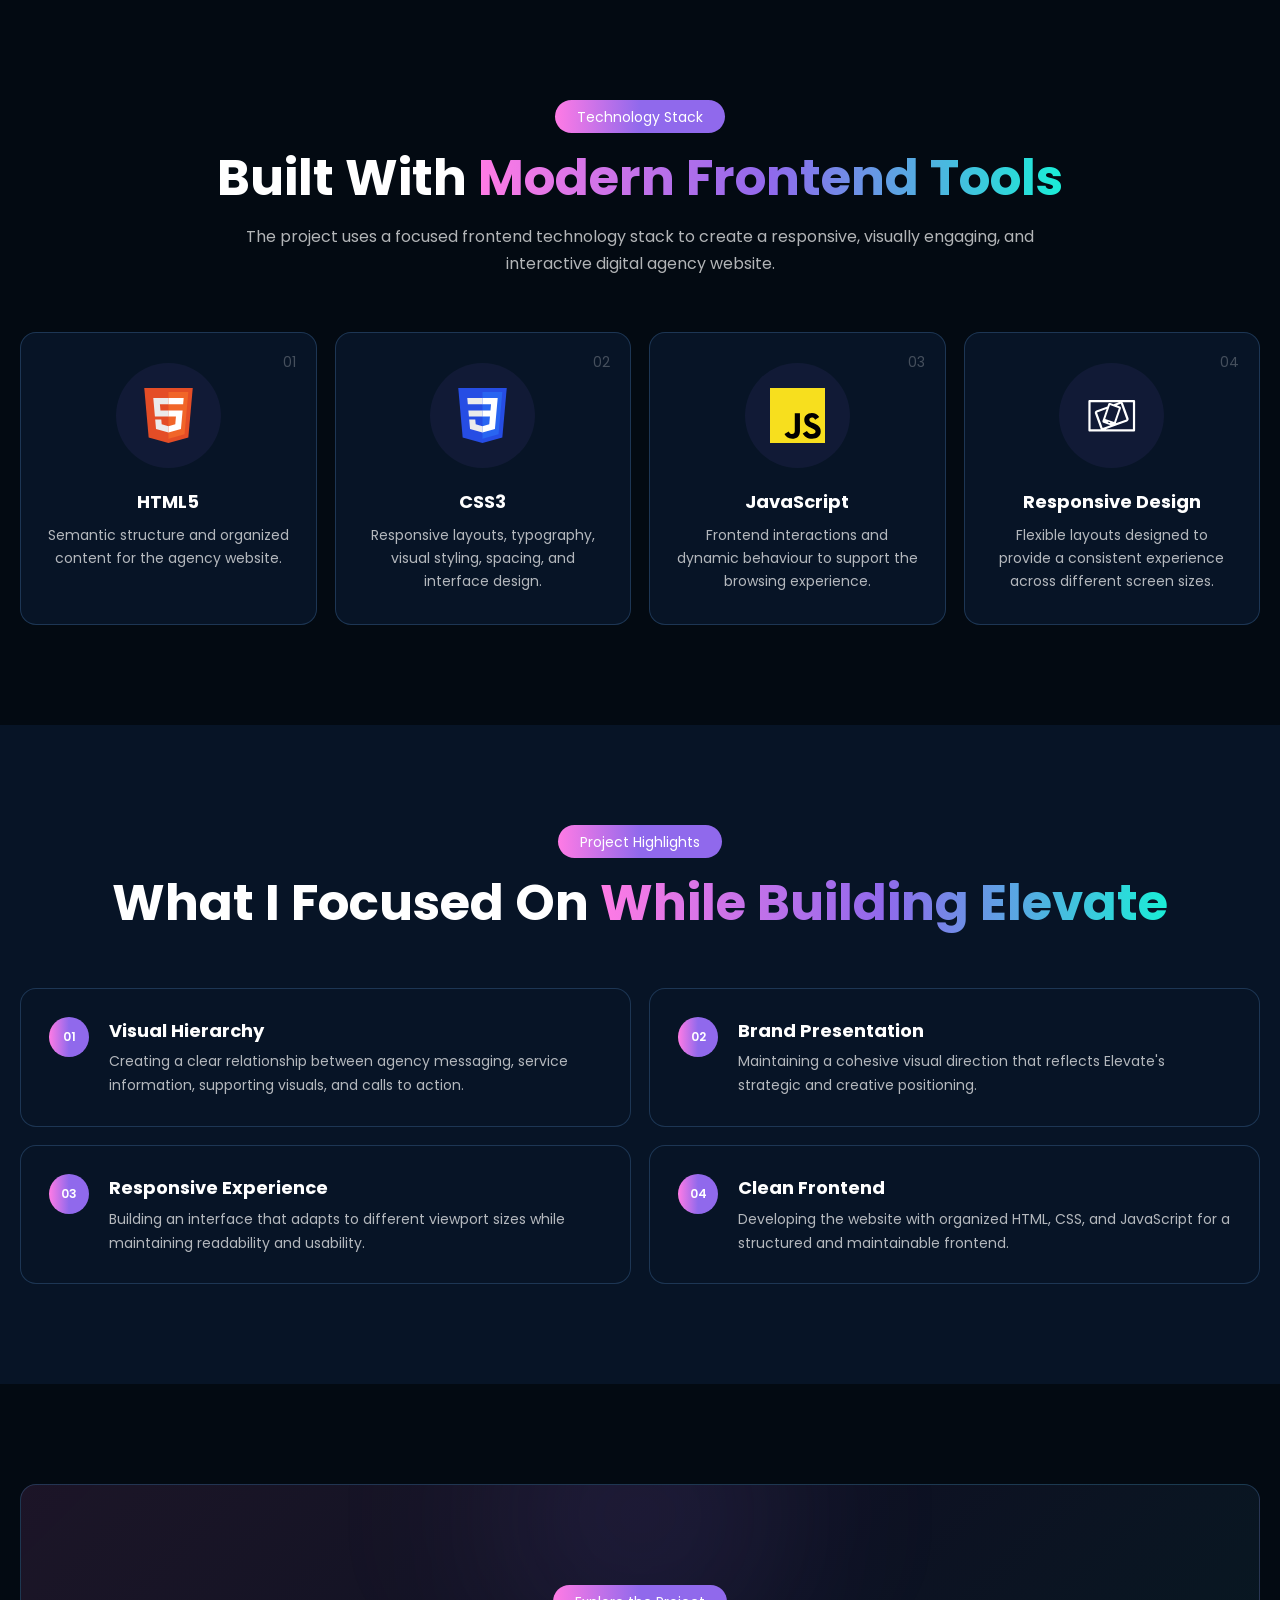
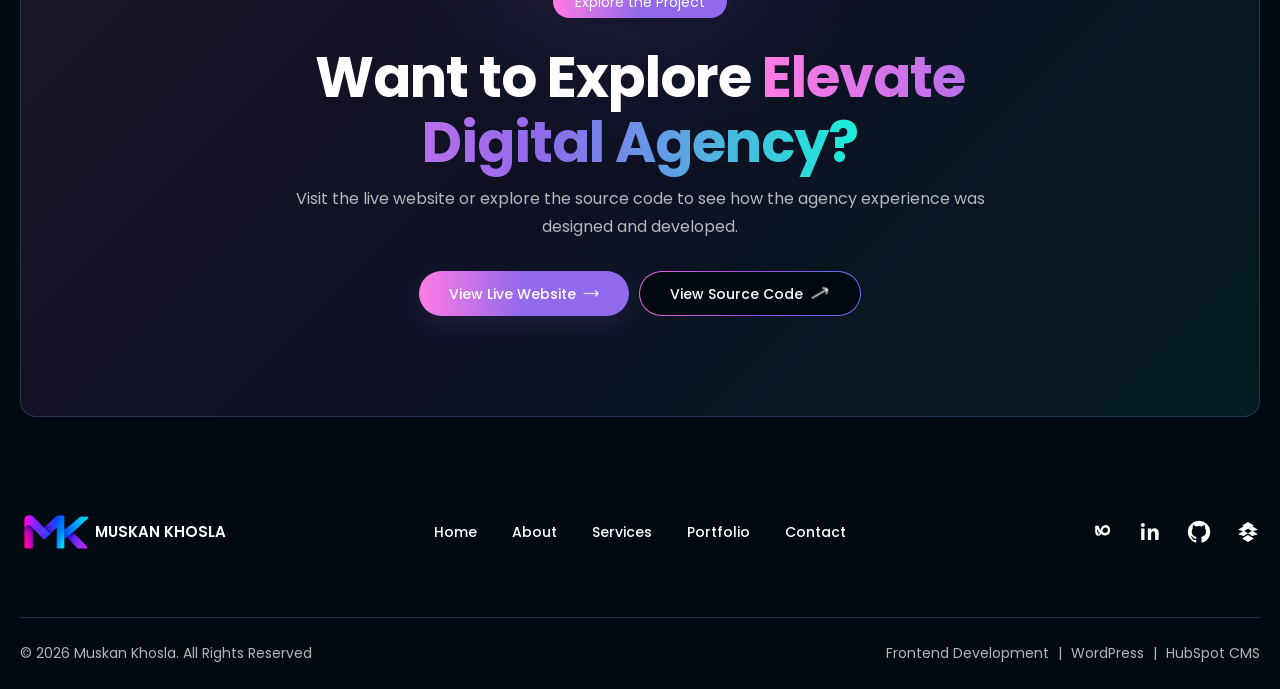
<file: case-studies/elevate.html>
<!DOCTYPE html>
<html lang="en">
<head>
    <meta charset="UTF-8">
    <meta name="viewport" content="width=device-width, initial-scale=1.0">
    <meta name="description" content="Explore the Elevate Digital Agency case study by Muskan Khosla, featuring a modern agency website focused on digital strategy, creative presentation, responsive design, and data-driven marketing.">
    <meta name="author" content="Muskan Khosla">
    <meta name="robots" content="index, follow">

    <title>Elevate Digital Agency Case Study | Muskan Khosla | Frontend Developer</title>

    <!-- Open Graph / Social Sharing -->
    <meta property="og:type" content="website">
    <meta property="og:title" content="Elevate Digital Agency Case Study | Muskan Khosla">
    <meta property="og:description" content="Discover how Muskan Khosla designed and developed Elevate Digital Agency, a modern website combining creative presentation, responsive design, and a strategic digital experience.">
    <meta property="og:url" content="https://muskan-khosla.github.io/portfolio/case-studies/elevate.html">
    <meta property="og:site_name" content="Muskan Khosla">
    <meta property="og:locale" content="en_US">

    <!-- X / Twitter -->
    <meta name="twitter:card" content="summary_large_image">
    <meta name="twitter:title" content="Elevate Digital Agency Case Study | Muskan Khosla">
    <meta name="twitter:description" content="Explore the Elevate Digital Agency website project, built with HTML, CSS, and JavaScript, featuring modern design and responsive layouts.">

    <!-- Canonical URL -->
    <link rel="canonical" href="https://muskan-khosla.github.io/portfolio/case-studies/elevate.html">

    <!-- Favicon -->
    <link rel="icon" type="image/svg+xml" href="../favicon/Fevicon.svg">

    <!-- Google Fonts  -->
    <!-- Poppins  -->
    <link rel="preconnect" href="https://fonts.googleapis.com">
    <link rel="preconnect" href="https://fonts.gstatic.com" crossorigin>
    <link href="https://fonts.googleapis.com/css2?family=Poppins:ital,wght@0,100;0,200;0,300;0,400;0,500;0,600;0,700;0,800;0,900;1,100;1,200;1,300;1,400;1,500;1,600;1,700;1,800;1,900&display=swap" rel="stylesheet">
    <!-- Caveat  -->
    <link rel="preconnect" href="https://fonts.googleapis.com">
    <link rel="preconnect" href="https://fonts.gstatic.com" crossorigin>
    <link href="https://fonts.googleapis.com/css2?family=Caveat:wght@400..700&family=Poppins:ital,wght@0,100;0,200;0,300;0,400;0,500;0,600;0,700;0,800;0,900;1,100;1,200;1,300;1,400;1,500;1,600;1,700;1,800;1,900&display=swap" rel="stylesheet">

    <link rel="stylesheet" href="../css/variables.css">
    <link rel="stylesheet" href="../css/style.css">
    <link rel="stylesheet" href="../css/case-studies.css">
</head>
<body>

<!-- Header  -->
<header class="site-header">
    <div class="container header-inner">
        <!-- Logo -->
        <a href="../index.html" class="site-logo" aria-label="Muskan Khosla - Home">
            <img src="../assets/images/Muskan-Khosla-Logo.png" alt="Muskan Khosla" >
            <span>Muskan Khosla</span>
        </a>

        <!-- Desktop Navigation -->
        <nav id="main-navigation" class="main-navigation" aria-label="Main navigation">
            <a href="../index.html" class="nav-link">
                Home
            </a>
            <a href="../about.html" class="nav-link">
                About
            </a>
            <a href="../services.html" class="nav-link">
                Services
            </a>
            <a href="../portfolio.html" class="nav-link">
                Portfolio
            </a>
            <a href="../contact.html" class="nav-link">
                Contact
            </a>
        </nav>

        <!-- Header CTA -->
        <a href="../contact.html" class="header-cta">
            Let's Work Together
            <span aria-hidden="true">→</span>
        </a>

        <!-- Mobile Menu Button -->
        <button class="menu-toggle" type="button" aria-label="Open navigation menu" aria-expanded="false" aria-controls="main-navigation">
            <span></span>
            <span></span>
            <span></span>
        </button>
    </div>
</header>


<main>

<!-- PROJECT HERO  -->
<section class="page-hero project-hero">
    <div class="page-hero-glow page-hero-glow-left"></div>
    <div class="page-hero-glow page-hero-glow-right"></div>
    <div class="container">
        <div class="page-hero-content">
            <span class="section-badge">
                Digital Agency Website
            </span>
            <h1 class="page-hero-title">
                Elevate Digital Agency
                <span class="gradient-text">
                    Digital Growth Experience
                </span>
            </h1>
            <p class="page-hero-description">
                A modern digital agency website designed to showcase strategic thinking, creative solutions, and data-driven marketing through a polished, responsive, and engaging digital experience.
            </p>
            <div class="page-hero-actions">
                <a href="https://muskan-khosla.github.io/elevate-digital-agency/" class="page-hero-button page-hero-button-primary gradiant-btn" target="_blank" rel="noopener noreferrer" >
                    Live Preview
                    <span aria-hidden="true">→</span>
                </a>
                <a href="https://github.com/muskan-khosla/elevate-digital-agency" class="page-hero-button page-hero-button-outline border-btn" target="_blank" rel="noopener noreferrer" >
                    View on GitHub
                    <span aria-hidden="true">↗</span>
                </a>
            </div>
        </div>
    </div>
</section>


<!--  PROJECT OVERVIEW  -->
<section class="section section-light-dark project-overview">
    <div class="container">
        <div class="section-header project-section-header">
            <span class="section-badge">
                Project Overview
            </span>
            <h2 class="section-heading">
                Building a Modern
                <span class="gradient-text">
                    Digital Agency Experience
                </span>
            </h2>
            <p class="section-description">
                Elevate Digital Agency is designed to help ambitious businesses strengthen their digital presence through strategy, creativity, and data-driven marketing. The website brings these ideas together through clear messaging, structured content, and a modern responsive interface.
            </p>
        </div>

        <div class="project-overview-grid">
            <div class="project-overview-card">
                <span class="project-overview-label">
                    Project Type
                </span>
                <strong>
                    Digital Agency Website
                </strong>
            </div>

            <div class="project-overview-card">
                <span class="project-overview-label">
                    Role
                </span>
                <strong>
                    Frontend Developer
                </strong>
            </div>

            <div class="project-overview-card">
                <span class="project-overview-label">
                    Technologies
                </span>
                <strong>
                    HTML · CSS · JavaScript
                </strong>
            </div>

            <div class="project-overview-card">
                <span class="project-overview-label">
                    Focus
                </span>
                <strong>
                    Responsive Design & User Experience
                </strong>
            </div>
        </div>
    </div>
</section>


<!--  PROJECT PREVIEW -->
<section class="section section-dark project-showcase">
    <div class="container">
        <div class="project-showcase-image">
            <img src="../assets/projects/elevate-digital-project-showcase.png" alt="Elevate Digital Agency website design and homepage preview">
        </div>
    </div>
</section>


<!--  CHALLENGE & SOLUTION  -->
<section class="section section-light-dark project-story">
    <div class="container">
        <div class="project-story-grid">
            <article class="project-story-card">
                <span class="section-badge">
                    The Challenge
                </span>
                <h2 class="section-heading">
                    Turning Digital Strategy
                    <span class="gradient-text">
                        Into a Clear Experience
                    </span>
                </h2>
                <p>
                    The challenge was to present a broad range of digital agency services in a way that felt clear, engaging, and cohesive. The website needed to communicate the agency's strategic and creative approach while helping visitors understand its value and navigate the content with ease.
                </p>
            </article>

            <article class="project-story-card">
                <span class="section-badge">
                    The Solution
                </span>
                <h2 class="section-heading">
                    A Strategic &
                    <span class="gradient-text">
                        Visually Engaging Website
                    </span>
                </h2>
                <p>
                    The solution focused on a structured layout, strong visual hierarchy, clear service presentation, and responsive design. The interface brings together creative visuals and purposeful content to communicate Elevate's identity while creating a smooth browsing experience.
                </p>
            </article>
        </div>
    </div>
</section>


<!--  KEY FEATURES -->
<section class="section section-dark project-features">
    <div class="container">
        <div class="section-header project-section-header">
            <span class="section-badge">
                Key Features
            </span>
            <h2 class="section-heading">
                Designed for a
                <span class="gradient-text">
                    Modern Agency Experience
                </span>
            </h2>
            <p class="section-description">
                The Elevate website combines strategic messaging, creative presentation, responsive layouts, and interactive frontend elements to create a cohesive digital experience for businesses exploring agency services.
            </p>
        </div>

        <div class="project-features-grid">
            <!-- Feature 01 -->
            <article class="project-feature-card">
                <span class="project-feature-number">
                    01
                </span>
                <div class="project-feature-icon">
                    <span>↗</span>
                </div>
                <h3>
                    Strategic Brand Presentation
                </h3>
                <p>
                    The website introduces Elevate's approach through clear messaging, structured content, and a consistent visual identity that communicates its focus on digital growth.
                </p>
            </article>

            <!-- Feature 02 -->
            <article class="project-feature-card">
                <span class="project-feature-number">
                    02
                </span>
                <div class="project-feature-icon">
                    <span>◫</span>
                </div>
                <h3>
                    Service-Focused Layout
                </h3>
                <p>
                    Content is organized to present the agency's capabilities in a clear and approachable way, helping visitors explore its services and understand its offering.
                </p>
            </article>

            <!-- Feature 03 -->
            <article class="project-feature-card">
                <span class="project-feature-number">
                    03
                </span>
                <div class="project-feature-icon">
                    <span>✦</span>
                </div>
                <h3>
                    Modern Visual Design
                </h3>
                <p>
                    Contemporary typography, balanced spacing, visual elements, and carefully structured sections create a polished agency presentation.
                </p>
            </article>

            <!-- Feature 04 -->
            <article class="project-feature-card">
                <span class="project-feature-number">
                    04
                </span>
                <div class="project-feature-icon">
                    <span>⌘</span>
                </div>
                <h3>
                    Responsive Interface
                </h3>
                <p>
                    The website uses responsive layouts to maintain a consistent and accessible browsing experience across desktop, tablet, and mobile screen sizes.
                </p>
            </article>

            <!-- Feature 05 -->
            <article class="project-feature-card">
                <span class="project-feature-number">
                    05
                </span>
                <div class="project-feature-icon">
                    <span>≡</span>
                </div>
                <h3>
                    Interactive Elements
                </h3>
                <p>
                    JavaScript enhances the frontend experience with interactive behaviour and navigation elements that support user engagement.
                </p>
            </article>

            <!-- Feature 06 -->
            <article class="project-feature-card">
                <span class="project-feature-number">
                    06
                </span>
                <div class="project-feature-icon">
                    <span>◎</span>
                </div>
                <h3>
                    Clear Calls to Action
                </h3>
                <p>
                    Purposeful calls to action are incorporated into the page structure to guide visitors toward relevant next steps and make the experience easier to navigate.
                </p>
            </article>
        </div>
    </div>
</section>


<!--  DESIGN & DEVELOPMENT  -->
<section class="section section-light-dark project-development">
    <div class="container">
        <div class="project-development-grid">
            <div class="project-development-content">
                <span class="section-badge">
                    Design &amp; Development
                </span>
                <h2 class="section-heading">
                    From Concept to
                    <span class="gradient-text">
                        Digital Agency Website
                    </span>
                </h2>
                <p>
                    The Elevate website was developed with a frontend-first approach, focusing on a modern visual identity, clear content structure, responsive layouts, and an intuitive browsing experience.
                </p>
                <p>
                    The design brings together strategic messaging and creative presentation to reflect the agency's focus on helping businesses build a stronger digital presence through strategy, creativity, and data-driven marketing.
                </p>
                <div class="project-development-points">
                    <div class="project-development-point">
                        <span>01</span>
                        <div>
                            <strong>
                                Structure
                            </strong>
                            <p>
                                Organizing agency content into clear sections with a logical hierarchy and intuitive flow.
                            </p>
                        </div>
                    </div>

                    <div class="project-development-point">
                        <span>02</span>
                        <div>
                            <strong>
                                Responsive Design
                            </strong>
                            <p>
                                Building flexible layouts that adapt across desktop and smaller screen sizes.
                            </p>
                        </div>
                    </div>

                    <div class="project-development-point">
                        <span>03</span>
                        <div>
                            <strong>
                                Frontend Development
                            </strong>

                            <p>
                                Translating the website design into a functional interface using HTML, CSS, and JavaScript.
                            </p>
                        </div>
                    </div>
                </div>
            </div>

            <div class="project-development-visual">
                <div class="project-development-browser">
                    <div class="project-browser-bar">
                        <span></span>
                        <span></span>
                        <span></span>
                    </div>
                    <div class="project-browser-content">
                        <img src="../assets/projects/Elevate-Digital-Agency.png" alt="Flowpilot website interface" >
                    </div>
                </div>
            </div>
        </div>
    </div>
</section>


<!--  TECHNOLOGY STACK -->
<section class="section section-dark project-tech">
    <div class="container">
        <div class="section-header project-section-header">
            <span class="section-badge">
                Technology Stack
            </span>
            <h2 class="section-heading">
                Built With
                <span class="gradient-text">
                    Modern Frontend Tools
                </span>
            </h2>
            <p class="section-description">
                The project uses a focused frontend technology stack to create a responsive, visually engaging, and interactive digital agency website.
            </p>
        </div>

        <div class="project-tech-grid">
            <article class="project-tech-card">
                <span class="project-tech-number">
                    01
                </span>
                <div class="project-tech-icon">
                    <img src="../assets/icons/HTML5_logo.svg" alt="HTML5">
                </div>
                <h3>
                    HTML5
                </h3>
                <p>
                    Semantic structure and organized content for the agency website.
                </p>
            </article>

            <article class="project-tech-card">
                <span class="project-tech-number">
                    02
                </span>
                <div class="project-tech-icon">
                    <img src="../assets/icons/CSS3_logo.svg" alt="CSS3">
                </div>
                <h3>
                    CSS3
                </h3>
                <p>
                    Responsive layouts, typography, visual styling, spacing, and interface design.
                </p>
            </article>

            <article class="project-tech-card">
                <span class="project-tech-number">
                    03
                </span>
                <div class="project-tech-icon">
                    <img src="../assets/icons/JavaScript_logo.svg" alt="JavaScript">
                </div>
                <h3>
                    JavaScript
                </h3>
                <p>
                    Frontend interactions and dynamic behaviour to support the browsing experience.
                </p>
            </article>

            <article class="project-tech-card">
                <span class="project-tech-number">
                    04
                </span>
                <div class="project-tech-icon">
                    <img src="../assets/icons/Responsive_Logo.svg" alt="Responsive Design">
                </div>
                <h3>
                    Responsive Design
                </h3>
                <p>
                    Flexible layouts designed to provide a consistent experience across different screen sizes.
                </p>
            </article>
        </div>
    </div>
</section>


<!--  PROJECT HIGHLIGHTS -->
<section class="section section-light-dark project-highlights">
    <div class="container">
        <div class="section-header project-section-header">
            <span class="section-badge">
                Project Highlights
            </span>
            <h2 class="section-heading">
                What I Focused On
                <span class="gradient-text">
                    While Building Elevate
                </span>
            </h2>
        </div>

        <div class="project-highlights-grid">
            <div class="project-highlight">
                <span class="project-highlight-number">
                    01
                </span>
                <div>
                    <h3>
                        Visual Hierarchy
                    </h3>
                    <p>
                        Creating a clear relationship between agency messaging, service information, supporting visuals, and calls to action.
                    </p>
                </div>
            </div>

            <div class="project-highlight">
                <span class="project-highlight-number">
                    02
                </span>
                <div>
                    <h3>
                        Brand Presentation
                    </h3>
                    <p>
                        Maintaining a cohesive visual direction that reflects Elevate's strategic and creative positioning.
                    </p>
                </div>
            </div>

            <div class="project-highlight">
                <span class="project-highlight-number">
                    03
                </span>
                <div>
                    <h3>
                        Responsive Experience
                    </h3>
                    <p>
                        Building an interface that adapts to different viewport sizes while maintaining readability and usability.
                    </p>
                </div>
            </div>

            <div class="project-highlight">
                <span class="project-highlight-number">
                    04
                </span>
                <div>
                    <h3>
                        Clean Frontend
                    </h3>
                    <p>
                        Developing the website with organized HTML, CSS, and JavaScript for a structured and maintainable frontend.
                    </p>
                </div>
            </div>
        </div>
    </div>
</section>


<!--  LIVE PROJECT -->
<section class="section section-dark project-live">
    <div class="container">
        <div class="project-live-box">
            <div class="project-live-content">
                <span class="section-badge">
                    Explore the Project
                </span>
                <h2 class="page-hero-title">
                    Want to Explore
                    <span class="gradient-text">
                        Elevate Digital Agency?
                    </span>
                </h2>
                <p class="page-hero-description">
                    Visit the live website or explore the source code to see how the agency experience was designed and developed.
                </p>
                <div class="project-live-actions">
                    <a href="https://muskan-khosla.github.io/elevate-digital-agency/" class="gradiant-btn" target="_blank" rel="noopener noreferrer" >
                        View Live Website
                        <img src="../assets/icons/Button-arrow.svg" alt="arrow">
                    </a>
                    <a href="https://github.com/muskan-khosla/elevate-digital-agency" class="border-btn" target="_blank" rel="noopener noreferrer" >
                        View Source Code
                        <img src="../assets/icons/Button-arrow.svg" alt="arrow">
                    </a>
                </div>
            </div>
        </div>
    </div>
</section>


</main>


<!-- Footer  -->
<footer class="site-footer">
    <div class="container">
        <!-- Footer Top -->
        <div class="footer-top">

            <!-- Logo -->
            <a href="../index.html" class="site-logo" aria-label="Muskan Khosla - Home">
                <img src="../assets/images/Muskan-Khosla-Logo.png" alt="Muskan Khosla">
                <span>Muskan Khosla</span>
            </a>

            <!-- Footer Navigation -->
            <nav class="footer-navigation" aria-label="Footer navigation">
                <a href="../index.html">Home</a>
                <a href="../about.html">About</a>
                <a href="../services.html">Services</a>
                <a href="../portfolio.html">Portfolio</a>
                <a href="../contact.html">Contact</a>
            </nav>

            <!-- Social Links -->
            <div class="footer-socials">
                <!-- Upwork -->
                <a href="https://www.upwork.com/freelancers/~0180437465f65e825d?mp_source=share"
                target="_blank"
                rel="noopener noreferrer"
                aria-label="Upwork">

                    <svg viewBox="0 0 24 24" aria-hidden="true">
                        <defs>
                            <linearGradient id="upwork-gradient" x1="0%" y1="0%" x2="100%" y2="100%">
                                <stop offset="0%" stop-color="#ec68dc"/>
                                <stop offset="50%" stop-color="#9b4de8"/>
                                <stop offset="100%" stop-color="#6374f5"/>
                            </linearGradient>
                        </defs>
                        <path d="M17.2 5.1c-2.8 0-4.8 2-5.8 4.8-.9-1.2-1.5-2.7-1.9-4.2H6.2v5.8c0 2.5 1.1 4.2 3.1 4.2 1.4 0 2.4-.8 3-2 .9 1 2.1 1.8 3.8 1.8 3 0 5-2.4 5-5.2 0-3-1.6-5.2-3.9-5.2Zm-7.9 7.5c-.9 0-1.3-.6-1.3-1.7V8.7c.4 1.1.9 2.1 1.5 3 .4.6.9 1.1 1.4 1.5-.4.8-.9 1.4-1.6 1.4Zm6.8.3c-1.2 0-2-.7-2.7-1.6.4-2.3 1.4-3.7 3.1-3.7 1.4 0 2.4 1.1 2.4 2.7 0 1.5-1.1 2.6-2.8 2.6Z"/>
                    </svg>

                </a>

                <!-- LinkedIn -->
                <a href="https://www.linkedin.com/in/muskankhosla/"
                target="_blank"
                rel="noopener noreferrer"
                aria-label="LinkedIn">

                    <svg viewBox="0 0 24 24" aria-hidden="true">
                        <defs>
                            <linearGradient id="social-gradient" x1="0%" y1="0%" x2="100%" y2="100%">
                                <stop offset="0%" stop-color="#ec68dc"/>
                                <stop offset="50%" stop-color="#9b4de8"/>
                                <stop offset="100%" stop-color="#6374f5"/>
                            </linearGradient>
                        </defs>
                        <path d="M6.5 8.5H3.2V20h3.3V8.5ZM4.85 3A1.95 1.95 0 1 0 4.85 6.9 1.95 1.95 0 0 0 4.85 3ZM20.8 13.4c0-3.46-1.84-5.07-4.3-5.07-1.98 0-2.87 1.09-3.36 1.86V8.5H9.84V20h3.3v-5.7c0-1.5.28-2.95 2.14-2.95 1.84 0 1.86 1.72 1.86 3.05V20h3.3l.36-6.6Z"/>
                    </svg>

                </a>

                <!-- GitHub -->
                <a href="https://github.com/muskan-khosla"
                target="_blank"
                rel="noopener noreferrer"
                aria-label="GitHub">

                    <svg viewBox="0 0 24 24" aria-hidden="true">
                        <defs>
                            <linearGradient id="social-gradient" x1="0%" y1="0%" x2="100%" y2="100%">
                                <stop offset="0%" stop-color="#ec68dc"/>
                                <stop offset="50%" stop-color="#9b4de8"/>
                                <stop offset="100%" stop-color="#6374f5"/>
                            </linearGradient>
                        </defs>
                        <path d="M12 .8a11.2 11.2 0 0 0-3.54 21.82c.56.1.77-.24.77-.54v-2.1c-3.14.68-3.8-1.34-3.8-1.34-.5-1.28-1.22-1.62-1.22-1.62-1-.68.08-.67.08-.67 1.1.08 1.68 1.13 1.68 1.13.98 1.67 2.58 1.19 3.21.91.1-.71.38-1.19.7-1.46-2.5-.28-5.13-1.25-5.13-5.58 0-1.23.44-2.24 1.15-3.03-.12-.28-.5-1.43.11-2.98 0 0 .94-.3 3.08 1.15a10.7 10.7 0 0 1 5.61 0c2.14-1.45 3.08-1.15 3.08-1.15.61 1.55.23 2.7.11 2.98.71.79 1.15 1.8 1.15 3.03 0 4.34-2.63 5.3-5.14 5.58.4.35.75 1.04.75 2.1v3.11c0 .3.2.65.78.54A11.2 11.2 0 0 0 12 .8Z"/>
                    </svg>

                </a>


                <!-- Contra -->
                <a href="https://contra.com/muskan_khosla_wgjmfwre?referralExperimentNid=DEFAULT_REFERRAL_PROGRAM&referrerUsername=muskan_khosla_wgjmfwre"
                target="_blank"
                rel="noopener noreferrer"
                aria-label="Contra">

                    <svg viewBox="0 0 24 24" aria-hidden="true">
                        <defs>
                            <linearGradient id="social-gradient" x1="0%" y1="0%" x2="100%" y2="100%">
                                <stop offset="0%" stop-color="#ec68dc"/>
                                <stop offset="50%" stop-color="#9b4de8"/>
                                <stop offset="100%" stop-color="#6374f5"/>
                            </linearGradient>
                        </defs>
                        <path d="M6.2 5.5 12 2l5.8 3.5L12 9 6.2 5.5Zm0 13L12 22l5.8-3.5L12 15l-5.8 3.5ZM2 9.7 7.8 6.2 12 8.7 7.8 11.3 2 9.7Zm20 0-5.8-3.5L12 8.7l4.2 2.6L22 9.7ZM2 14.3l5.8-3.5L12 13.3l-4.2 2.6L2 14.3Zm20 0-5.8-3.5L12 13.3l4.2 2.6 5.8-1.6Z"/>
                    </svg>

                </a>

            </div>
        </div>

        <!-- Footer Divider -->
        <div class="footer-divider"></div>

        <!-- Footer Bottom -->
        <div class="footer-bottom">
            <p class="footer-copyright">
                © <span id="current-year"></span> Muskan Khosla. All Rights Reserved
            </p>
            <p class="footer-specialties">
                Frontend Development <span>|</span>
                WordPress <span>|</span>
                HubSpot CMS
            </p>
        </div>
    </div>
</footer>


<script src="../js/script.js"></script>
</body>
</html>
</file>
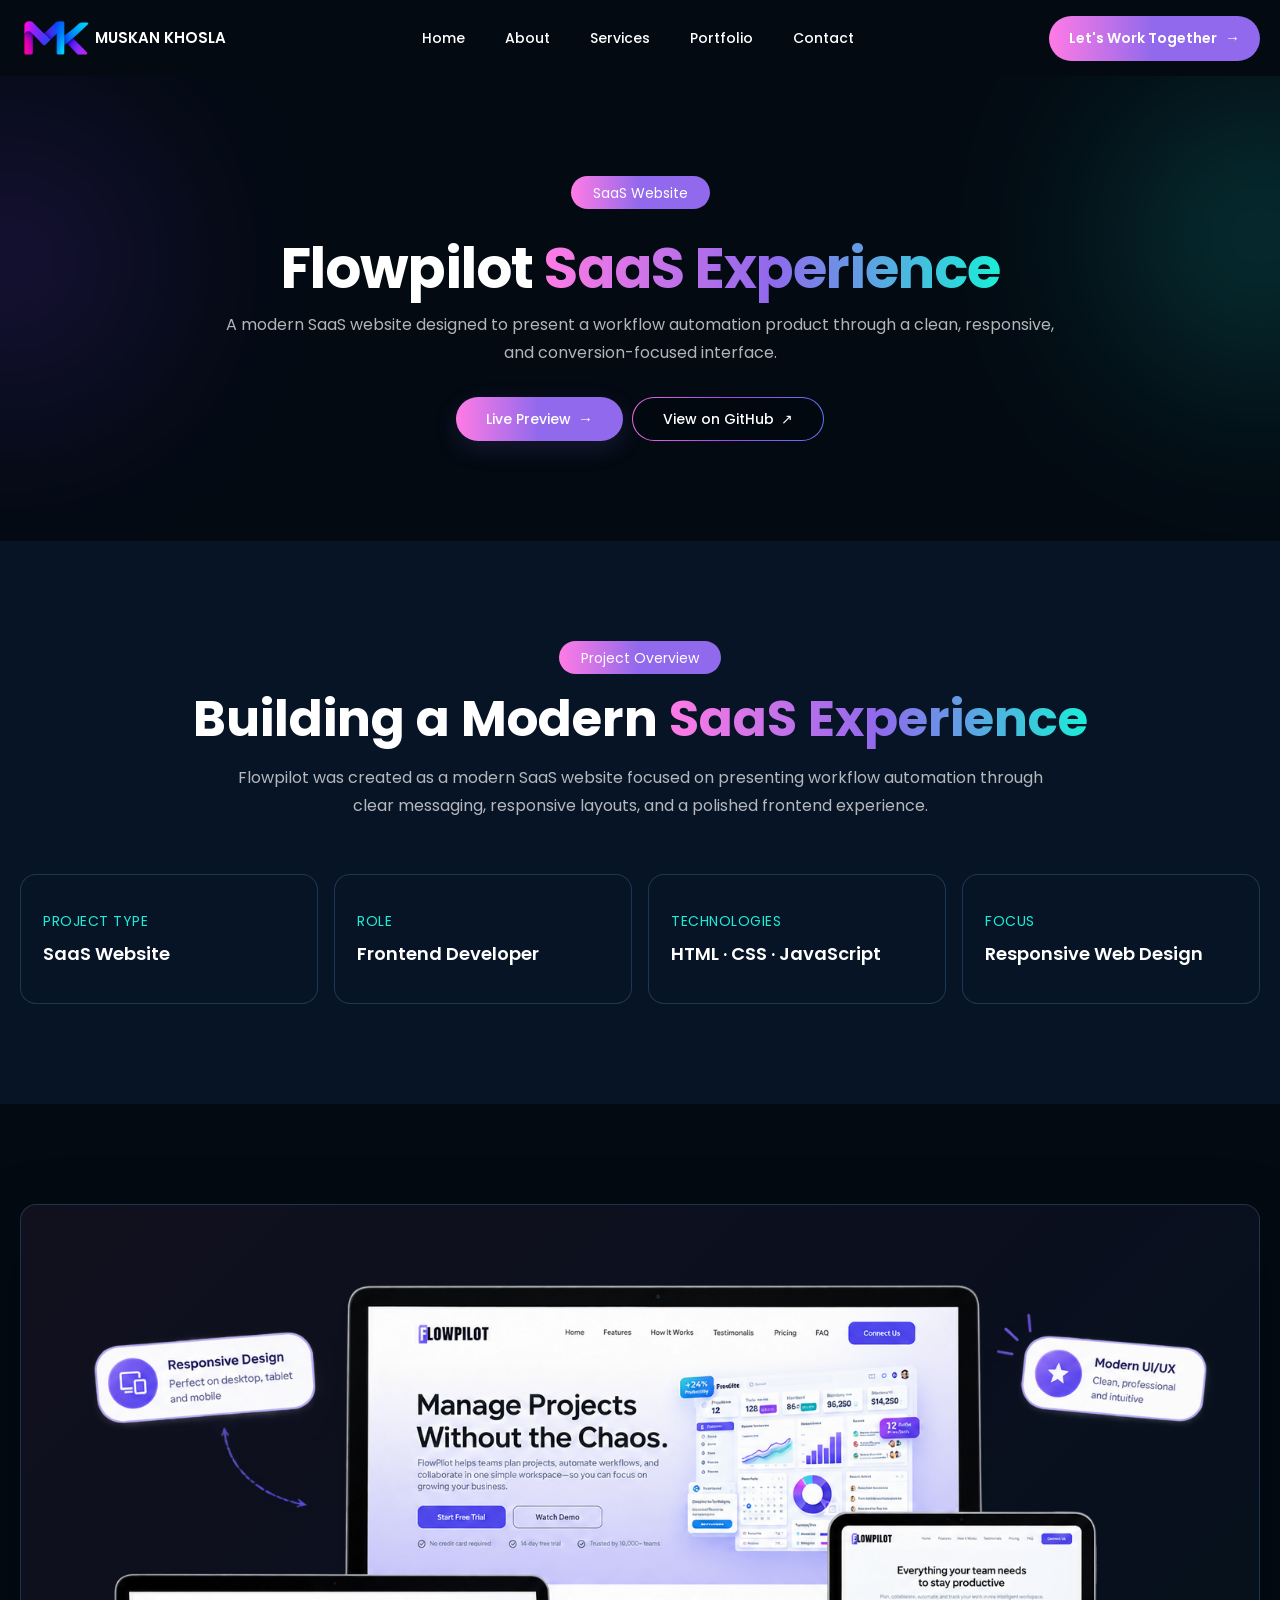
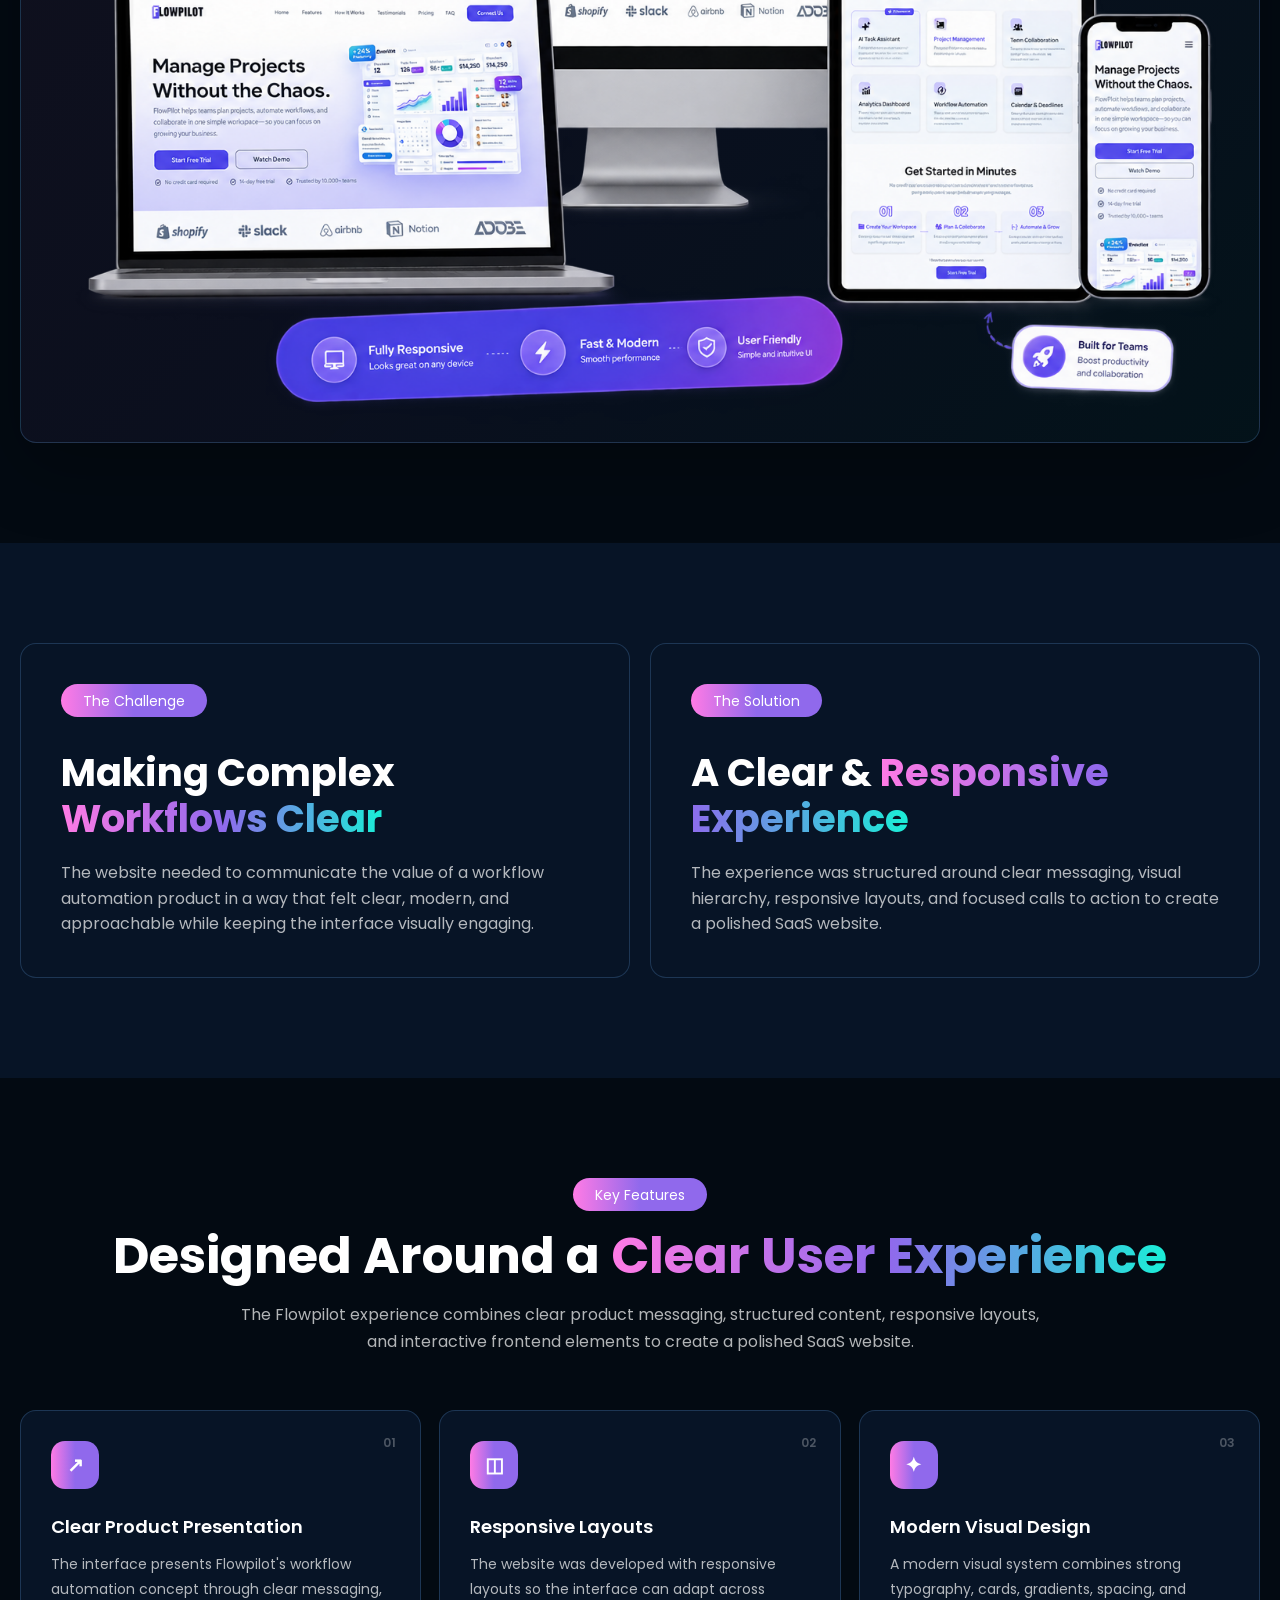
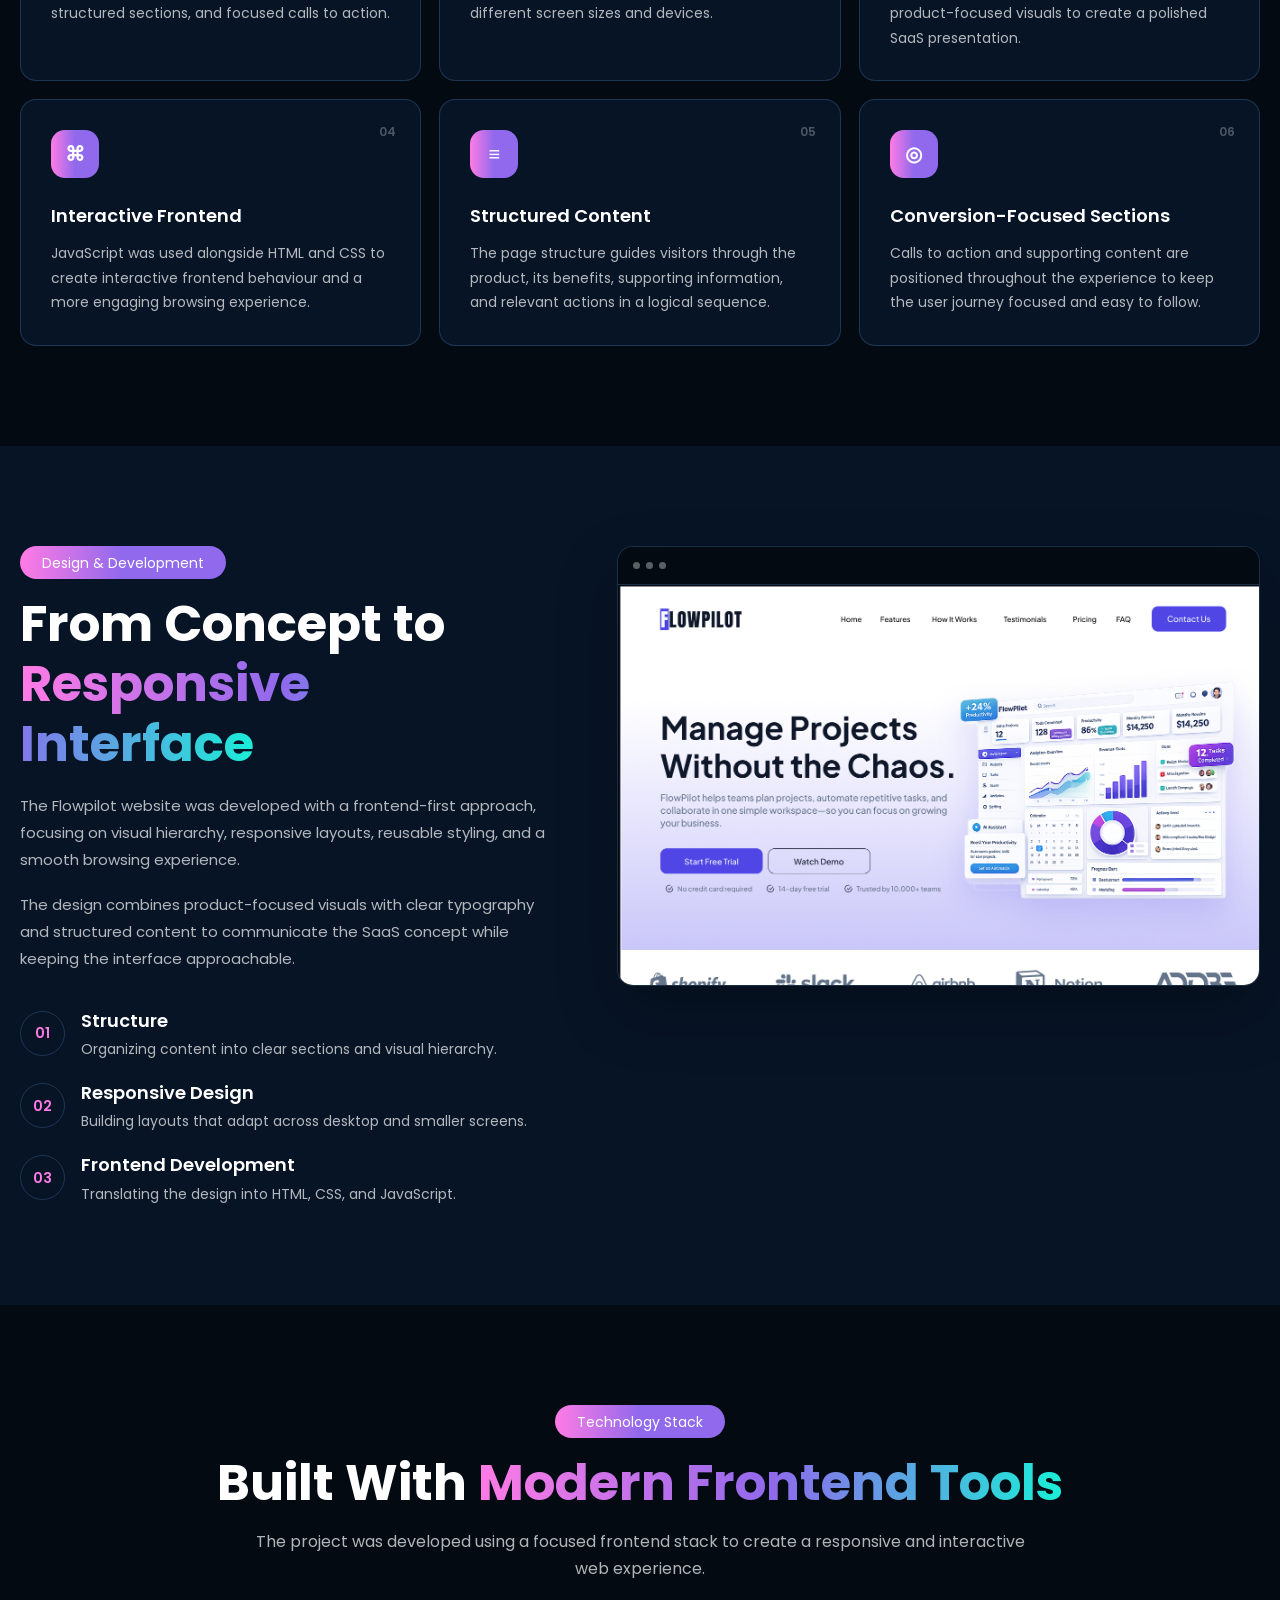
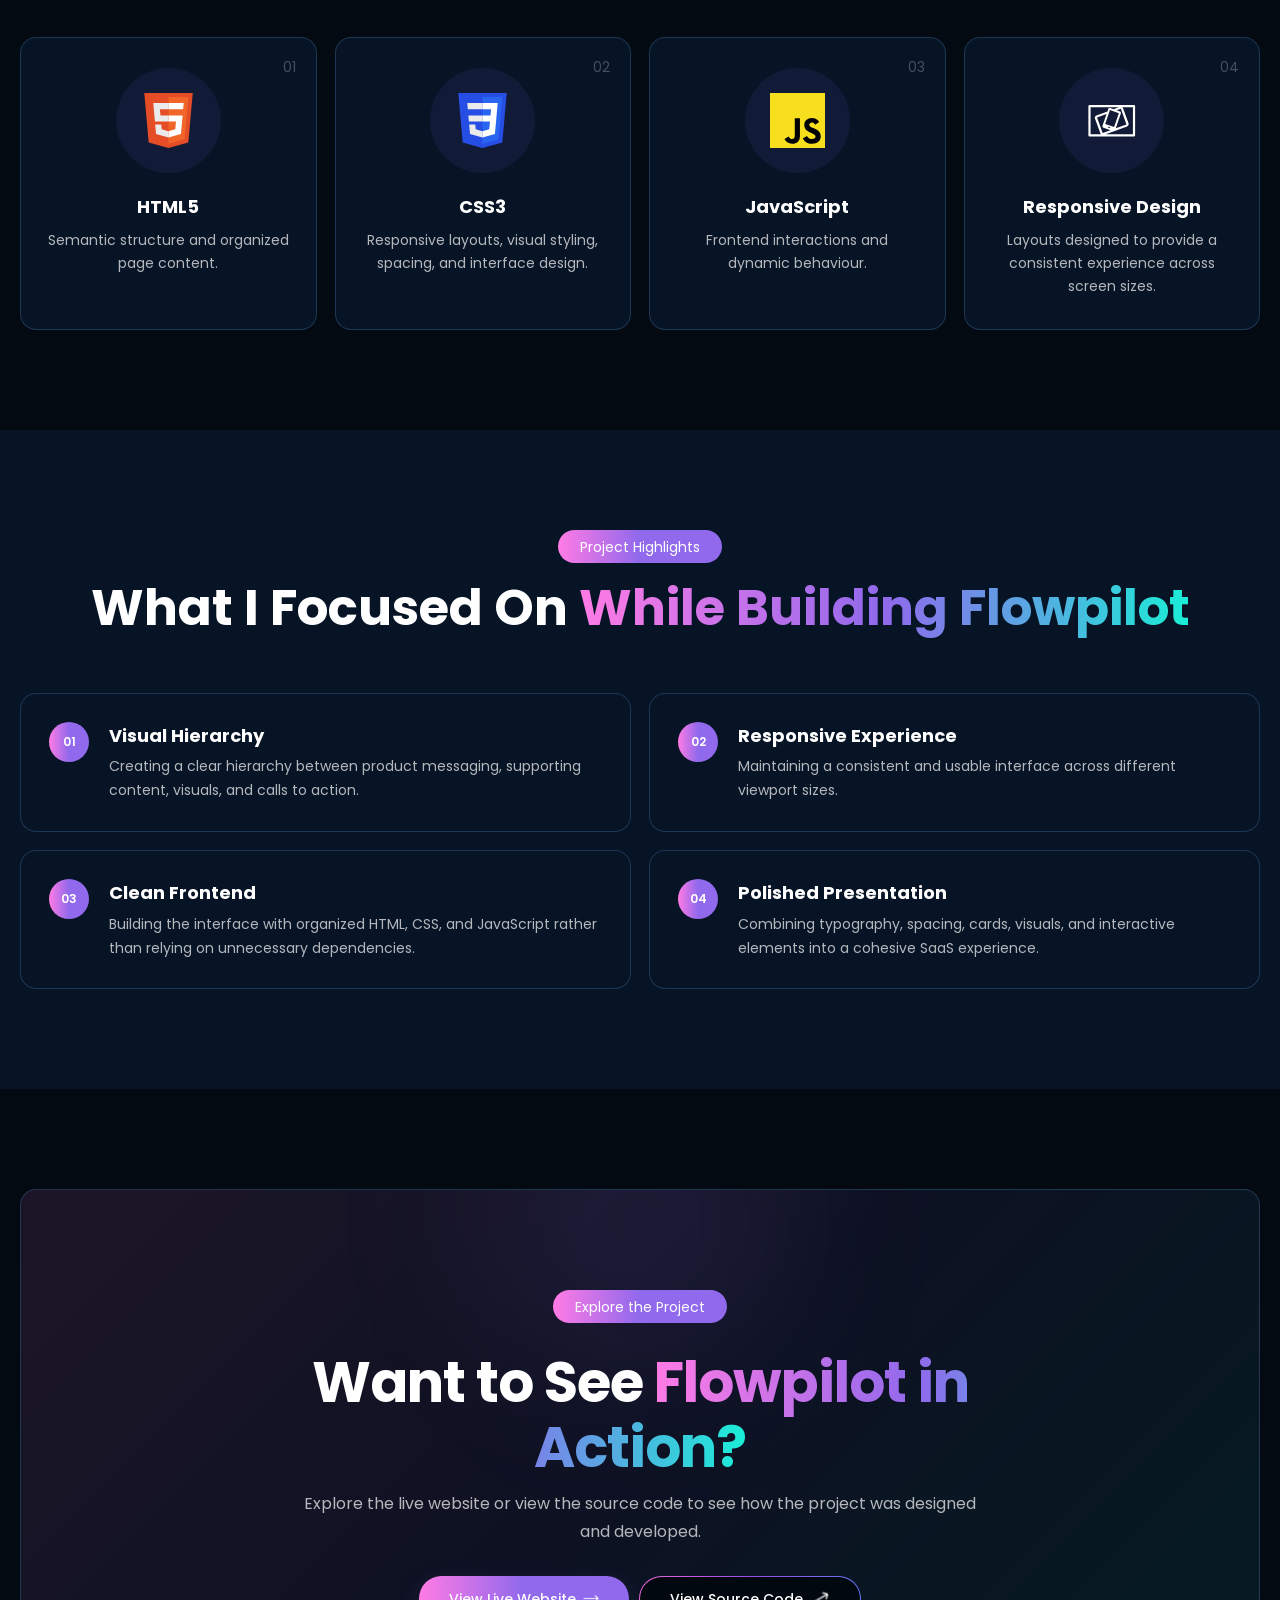
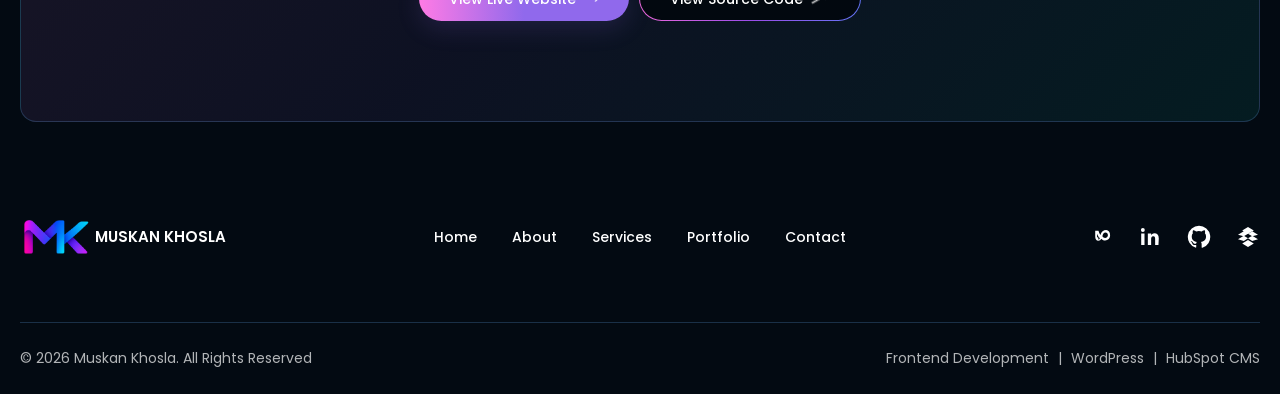
<file: case-studies/flowpilot.html>
<!DOCTYPE html>
<html lang="en">
<head>
    <meta charset="UTF-8">
    <meta name="viewport" content="width=device-width, initial-scale=1.0">
    <meta name="description" content="Explore the Flowpilot case study by Muskan Khosla, featuring a modern SaaS website built with HTML, CSS, JavaScript, responsive design, and a conversion-focused user experience.">
    <meta name="author" content="Muskan Khosla">
    <meta name="robots" content="index, follow">

    <title>Flowpilot Case Study | Muskan Khosla | Frontend Developer</title>

    <!-- Open Graph / Social Sharing -->
    <meta property="og:type" content="website">
    <meta property="og:title" content="Flowpilot Case Study | Muskan Khosla">
    <meta property="og:description" content="Explore how Muskan Khosla designed and developed Flowpilot, a modern SaaS website focused on responsive design, clear messaging, and a polished user experience.">
    <meta property="og:url" content="https://muskan-khosla.github.io/portfolio/case-studies/flowpilot.html">
    <meta property="og:site_name" content="Muskan Khosla">
    <meta property="og:locale" content="en_US">

    <!-- X / Twitter -->
    <meta name="twitter:card" content="summary_large_image">
    <meta name="twitter:title" content="Flowpilot Case Study | Muskan Khosla">
    <meta name="twitter:description" content="Explore the Flowpilot case study by Muskan Khosla, featuring a modern SaaS website built with HTML, CSS, JavaScript, and responsive design.">


    <!-- Canonical URL -->
    <link rel="canonical" href="https://muskan-khosla.github.io/portfolio/case-studies/flowpilot.html">

    <!-- Favicon -->
    <link rel="icon" type="image/svg+xml" href="../favicon/Fevicon.svg">

    <!-- Google Fonts  -->
    <!-- Poppins  -->
    <link rel="preconnect" href="https://fonts.googleapis.com">
    <link rel="preconnect" href="https://fonts.gstatic.com" crossorigin>
    <link href="https://fonts.googleapis.com/css2?family=Poppins:ital,wght@0,100;0,200;0,300;0,400;0,500;0,600;0,700;0,800;0,900;1,100;1,200;1,300;1,400;1,500;1,600;1,700;1,800;1,900&display=swap" rel="stylesheet">
    <!-- Caveat  -->
    <link rel="preconnect" href="https://fonts.googleapis.com">
    <link rel="preconnect" href="https://fonts.gstatic.com" crossorigin>
    <link href="https://fonts.googleapis.com/css2?family=Caveat:wght@400..700&family=Poppins:ital,wght@0,100;0,200;0,300;0,400;0,500;0,600;0,700;0,800;0,900;1,100;1,200;1,300;1,400;1,500;1,600;1,700;1,800;1,900&display=swap" rel="stylesheet">

    <link rel="stylesheet" href="../css/variables.css">
    <link rel="stylesheet" href="../css/style.css">
    <link rel="stylesheet" href="../css/case-studies.css">
</head>
<body>

<!-- Header  -->
<header class="site-header">
    <div class="container header-inner">
        <!-- Logo -->
        <a href="../index.html" class="site-logo" aria-label="Muskan Khosla - Home">
            <img src="../assets/images/Muskan-Khosla-Logo.png" alt="Muskan Khosla" >
            <span>Muskan Khosla</span>
        </a>

        <!-- Desktop Navigation -->
        <nav id="main-navigation" class="main-navigation" aria-label="Main navigation">
            <a href="../index.html" class="nav-link">
                Home
            </a>
            <a href="../about.html" class="nav-link">
                About
            </a>
            <a href="../services.html" class="nav-link">
                Services
            </a>
            <a href="../portfolio.html" class="nav-link">
                Portfolio
            </a>
            <a href="../contact.html" class="nav-link">
                Contact
            </a>
        </nav>

        <!-- Header CTA -->
        <a href="../contact.html" class="header-cta">
            Let's Work Together
            <span aria-hidden="true">→</span>
        </a>

        <!-- Mobile Menu Button -->
        <button class="menu-toggle" type="button" aria-label="Open navigation menu" aria-expanded="false" aria-controls="main-navigation">
            <span></span>
            <span></span>
            <span></span>
        </button>
    </div>
</header>


<main>

<!-- PROJECT HERO  -->
<section class="page-hero project-hero">
    <div class="page-hero-glow page-hero-glow-left"></div>
    <div class="page-hero-glow page-hero-glow-right"></div>
    <div class="container">
        <div class="page-hero-content">
            <span class="section-badge">
                SaaS Website
            </span>
            <h1 class="page-hero-title">
                Flowpilot
                <span class="gradient-text">
                    SaaS Experience
                </span>
            </h1>
            <p class="page-hero-description">
                A modern SaaS website designed to present a workflow
                automation product through a clean, responsive, and
                conversion-focused interface.
            </p>
            <div class="page-hero-actions">
                <a href="https://muskan-khosla.github.io/flowpilot/" class="page-hero-button page-hero-button-primary gradiant-btn" target="_blank" rel="noopener noreferrer" >
                    Live Preview
                    <span aria-hidden="true">→</span>
                </a>
                <a href="https://github.com/muskan-khosla/flowpilot" class="page-hero-button page-hero-button-outline border-btn" target="_blank" rel="noopener noreferrer" >
                    View on GitHub
                    <span aria-hidden="true">↗</span>
                </a>
            </div>
        </div>
    </div>
</section>


<!--  PROJECT OVERVIEW  -->
<section class="section section-light-dark project-overview">
    <div class="container">
        <div class="section-header project-section-header">
            <span class="section-badge">
                Project Overview
            </span>
            <h2 class="section-heading">
                Building a Modern
                <span class="gradient-text">
                    SaaS Experience
                </span>
            </h2>
            <p class="section-description">
                Flowpilot was created as a modern SaaS website focused on presenting workflow automation through clear messaging, responsive layouts, and a polished frontend experience.
            </p>
        </div>

        <div class="project-overview-grid">
            <div class="project-overview-card">
                <span class="project-overview-label">
                    Project Type
                </span>
                <strong>
                    SaaS Website
                </strong>
            </div>

            <div class="project-overview-card">
                <span class="project-overview-label">
                    Role
                </span>
                <strong>
                    Frontend Developer
                </strong>
            </div>

            <div class="project-overview-card">
                <span class="project-overview-label">
                    Technologies
                </span>
                <strong>
                    HTML · CSS · JavaScript
                </strong>
            </div>

            <div class="project-overview-card">
                <span class="project-overview-label">
                    Focus
                </span>
                <strong>
                    Responsive Web Design
                </strong>
            </div>
        </div>
    </div>
</section>


<!--  PROJECT PREVIEW -->
<section class="section section-dark project-showcase">
    <div class="container">
        <div class="project-showcase-image">
            <img src="../assets/projects/Flowpilot-project-showcase.png" alt="Flowpilot SaaS website preview">
        </div>
    </div>
</section>


<!--  CHALLENGE & SOLUTION  -->
<section class="section section-light-dark project-story">
    <div class="container">
        <div class="project-story-grid">
            <article class="project-story-card">
                <span class="section-badge">
                    The Challenge
                </span>
                <h2 class="section-heading">
                    Making Complex
                    <span class="gradient-text">
                        Workflows Clear
                    </span>
                </h2>
                <p>
                    The website needed to communicate the value of a
                    workflow automation product in a way that felt clear,
                    modern, and approachable while keeping the interface
                    visually engaging.
                </p>
            </article>

            <article class="project-story-card">
                <span class="section-badge">
                    The Solution
                </span>
                <h2 class="section-heading">
                    A Clear &
                    <span class="gradient-text">
                        Responsive Experience
                    </span>
                </h2>
                <p>
                    The experience was structured around clear messaging,
                    visual hierarchy, responsive layouts, and focused
                    calls to action to create a polished SaaS website.
                </p>
            </article>
        </div>
    </div>
</section>


<!--  KEY FEATURES -->
<section class="section section-dark project-features">
    <div class="container">
        <div class="section-header project-section-header">
            <span class="section-badge">
                Key Features
            </span>
            <h2 class="section-heading">
                Designed Around a
                <span class="gradient-text">
                    Clear User Experience
                </span>
            </h2>
            <p class="section-description">
                The Flowpilot experience combines clear product messaging,
                structured content, responsive layouts, and interactive
                frontend elements to create a polished SaaS website.
            </p>
        </div>

        <div class="project-features-grid">
            <!-- Feature 01 -->
            <article class="project-feature-card">
                <span class="project-feature-number">
                    01
                </span>
                <div class="project-feature-icon">
                    <span>↗</span>
                </div>
                <h3>
                    Clear Product Presentation
                </h3>
                <p>
                    The interface presents Flowpilot's workflow automation
                    concept through clear messaging, structured sections,
                    and focused calls to action.
                </p>
            </article>

            <!-- Feature 02 -->
            <article class="project-feature-card">
                <span class="project-feature-number">
                    02
                </span>
                <div class="project-feature-icon">
                    <span>◫</span>
                </div>
                <h3>
                    Responsive Layouts
                </h3>
                <p>
                    The website was developed with responsive layouts so
                    the interface can adapt across different screen sizes
                    and devices.
                </p>
            </article>

            <!-- Feature 03 -->
            <article class="project-feature-card">
                <span class="project-feature-number">
                    03
                </span>
                <div class="project-feature-icon">
                    <span>✦</span>
                </div>
                <h3>
                    Modern Visual Design
                </h3>
                <p>
                    A modern visual system combines strong typography,
                    cards, gradients, spacing, and product-focused visuals
                    to create a polished SaaS presentation.
                </p>
            </article>

            <!-- Feature 04 -->
            <article class="project-feature-card">
                <span class="project-feature-number">
                    04
                </span>
                <div class="project-feature-icon">
                    <span>⌘</span>
                </div>
                <h3>
                    Interactive Frontend
                </h3>
                <p>
                    JavaScript was used alongside HTML and CSS to create
                    interactive frontend behaviour and a more engaging
                    browsing experience.
                </p>
            </article>

            <!-- Feature 05 -->
            <article class="project-feature-card">
                <span class="project-feature-number">
                    05
                </span>
                <div class="project-feature-icon">
                    <span>≡</span>
                </div>
                <h3>
                    Structured Content
                </h3>
                <p>
                    The page structure guides visitors through the product,
                    its benefits, supporting information, and relevant
                    actions in a logical sequence.
                </p>
            </article>

            <!-- Feature 06 -->
            <article class="project-feature-card">
                <span class="project-feature-number">
                    06
                </span>
                <div class="project-feature-icon">
                    <span>◎</span>
                </div>
                <h3>
                    Conversion-Focused Sections
                </h3>
                <p>
                    Calls to action and supporting content are positioned
                    throughout the experience to keep the user journey
                    focused and easy to follow.
                </p>
            </article>
        </div>
    </div>
</section>


<!--  DESIGN & DEVELOPMENT  -->
<section class="section section-light-dark project-development">
    <div class="container">
        <div class="project-development-grid">
            <div class="project-development-content">
                <span class="section-badge">
                    Design &amp; Development
                </span>
                <h2 class="section-heading">
                    From Concept to
                    <span class="gradient-text">
                        Responsive Interface
                    </span>
                </h2>
                <p>
                    The Flowpilot website was developed with a frontend-first
                    approach, focusing on visual hierarchy, responsive
                    layouts, reusable styling, and a smooth browsing
                    experience.
                </p>
                <p>
                    The design combines product-focused visuals with clear
                    typography and structured content to communicate the
                    SaaS concept while keeping the interface approachable.
                </p>
                <div class="project-development-points">
                    <div class="project-development-point">
                        <span>01</span>
                        <div>
                            <strong>
                                Structure
                            </strong>
                            <p>
                                Organizing content into clear sections
                                and visual hierarchy.
                            </p>
                        </div>
                    </div>

                    <div class="project-development-point">
                        <span>02</span>
                        <div>
                            <strong>
                                Responsive Design
                            </strong>
                            <p>
                                Building layouts that adapt across
                                desktop and smaller screens.
                            </p>
                        </div>
                    </div>

                    <div class="project-development-point">
                        <span>03</span>
                        <div>
                            <strong>
                                Frontend Development
                            </strong>

                            <p>
                                Translating the design into HTML, CSS,
                                and JavaScript.
                            </p>
                        </div>
                    </div>
                </div>
            </div>

            <div class="project-development-visual">
                <div class="project-development-browser">
                    <div class="project-browser-bar">
                        <span></span>
                        <span></span>
                        <span></span>
                    </div>
                    <div class="project-browser-content">
                        <img src="../assets/projects/Flowpilot-Project.png" alt="Flowpilot website interface" >
                    </div>
                </div>
            </div>
        </div>
    </div>
</section>


<!--  TECHNOLOGY STACK -->
<section class="section section-dark project-tech">
    <div class="container">
        <div class="section-header project-section-header">
            <span class="section-badge">
                Technology Stack
            </span>
            <h2 class="section-heading">
                Built With
                <span class="gradient-text">
                    Modern Frontend Tools
                </span>
            </h2>
            <p class="section-description">
                The project was developed using a focused frontend stack
                to create a responsive and interactive web experience.
            </p>
        </div>

        <div class="project-tech-grid">
            <article class="project-tech-card">
                <span class="project-tech-number">
                    01
                </span>
                <div class="project-tech-icon">
                    <img src="../assets/icons/HTML5_logo.svg" alt="HTML5">
                </div>
                <h3>
                    HTML5
                </h3>
                <p>
                    Semantic structure and organized page content.
                </p>
            </article>

            <article class="project-tech-card">
                <span class="project-tech-number">
                    02
                </span>
                <div class="project-tech-icon">
                    <img src="../assets/icons/CSS3_logo.svg" alt="CSS3">
                </div>
                <h3>
                    CSS3
                </h3>
                <p>
                    Responsive layouts, visual styling, spacing,
                    and interface design.
                </p>
            </article>

            <article class="project-tech-card">
                <span class="project-tech-number">
                    03
                </span>
                <div class="project-tech-icon">
                    <img src="../assets/icons/JavaScript_logo.svg" alt="JavaScript">
                </div>
                <h3>
                    JavaScript
                </h3>
                <p>
                    Frontend interactions and dynamic behaviour.
                </p>
            </article>

            <article class="project-tech-card">
                <span class="project-tech-number">
                    04
                </span>
                <div class="project-tech-icon">
                    <img src="../assets/icons/Responsive_Logo.svg" alt="Responsive Design">
                </div>
                <h3>
                    Responsive Design
                </h3>
                <p>
                    Layouts designed to provide a consistent experience
                    across screen sizes.
                </p>
            </article>
        </div>
    </div>
</section>


<!--  PROJECT HIGHLIGHTS -->
<section class="section section-light-dark project-highlights">
    <div class="container">
        <div class="section-header project-section-header">
            <span class="section-badge">
                Project Highlights
            </span>
            <h2 class="section-heading">
                What I Focused On
                <span class="gradient-text">
                    While Building Flowpilot
                </span>
            </h2>
        </div>

        <div class="project-highlights-grid">
            <div class="project-highlight">
                <span class="project-highlight-number">
                    01
                </span>
                <div>
                    <h3>
                        Visual Hierarchy
                    </h3>
                    <p>
                        Creating a clear hierarchy between product messaging,
                        supporting content, visuals, and calls to action.
                    </p>
                </div>
            </div>

            <div class="project-highlight">
                <span class="project-highlight-number">
                    02
                </span>
                <div>
                    <h3>
                        Responsive Experience
                    </h3>
                    <p>
                        Maintaining a consistent and usable interface across
                        different viewport sizes.
                    </p>
                </div>
            </div>

            <div class="project-highlight">
                <span class="project-highlight-number">
                    03
                </span>
                <div>
                    <h3>
                        Clean Frontend
                    </h3>
                    <p>
                        Building the interface with organized HTML, CSS,
                        and JavaScript rather than relying on unnecessary
                        dependencies.
                    </p>
                </div>
            </div>

            <div class="project-highlight">
                <span class="project-highlight-number">
                    04
                </span>
                <div>
                    <h3>
                        Polished Presentation
                    </h3>
                    <p>
                        Combining typography, spacing, cards, visuals,
                        and interactive elements into a cohesive SaaS
                        experience.
                    </p>
                </div>
            </div>
        </div>
    </div>
</section>


<!--  LIVE PROJECT -->
<section class="section section-dark project-live">
    <div class="container">
        <div class="project-live-box">
            <div class="project-live-content">
                <span class="section-badge">
                    Explore the Project
                </span>
                <h2 class="page-hero-title">
                    Want to See
                    <span class="gradient-text">
                        Flowpilot in Action?
                    </span>
                </h2>
                <p class="page-hero-description">
                    Explore the live website or view the source code to see
                    how the project was designed and developed.
                </p>
                <div class="project-live-actions">
                    <a href="https://muskan-khosla.github.io/flowpilot/" class="gradiant-btn" target="_blank" rel="noopener noreferrer" >
                        View Live Website
                        <img src="../assets/icons/Button-arrow.svg" alt="arrow">
                    </a>
                    <a href="https://github.com/muskan-khosla/flowpilot" class="border-btn" target="_blank" rel="noopener noreferrer" >
                        View Source Code
                        <img src="../assets/icons/Button-arrow.svg" alt="arrow">
                    </a>
                </div>
            </div>
        </div>
    </div>
</section>


</main>


<!-- Footer  -->
<footer class="site-footer">
    <div class="container">
        <!-- Footer Top -->
        <div class="footer-top">

            <!-- Logo -->
            <a href="../index.html" class="site-logo" aria-label="Muskan Khosla - Home">
                <img src="../assets/images/Muskan-Khosla-Logo.png" alt="Muskan Khosla">
                <span>Muskan Khosla</span>
            </a>

            <!-- Footer Navigation -->
            <nav class="footer-navigation" aria-label="Footer navigation">
                <a href="../index.html">Home</a>
                <a href="../about.html">About</a>
                <a href="../services.html">Services</a>
                <a href="../portfolio.html">Portfolio</a>
                <a href="../contact.html">Contact</a>
            </nav>

            <!-- Social Links -->
            <div class="footer-socials">
                <!-- Upwork -->
                <a href="https://www.upwork.com/freelancers/~0180437465f65e825d?mp_source=share"
                target="_blank"
                rel="noopener noreferrer"
                aria-label="Upwork">

                    <svg viewBox="0 0 24 24" aria-hidden="true">
                        <defs>
                            <linearGradient id="upwork-gradient" x1="0%" y1="0%" x2="100%" y2="100%">
                                <stop offset="0%" stop-color="#ec68dc"/>
                                <stop offset="50%" stop-color="#9b4de8"/>
                                <stop offset="100%" stop-color="#6374f5"/>
                            </linearGradient>
                        </defs>
                        <path d="M17.2 5.1c-2.8 0-4.8 2-5.8 4.8-.9-1.2-1.5-2.7-1.9-4.2H6.2v5.8c0 2.5 1.1 4.2 3.1 4.2 1.4 0 2.4-.8 3-2 .9 1 2.1 1.8 3.8 1.8 3 0 5-2.4 5-5.2 0-3-1.6-5.2-3.9-5.2Zm-7.9 7.5c-.9 0-1.3-.6-1.3-1.7V8.7c.4 1.1.9 2.1 1.5 3 .4.6.9 1.1 1.4 1.5-.4.8-.9 1.4-1.6 1.4Zm6.8.3c-1.2 0-2-.7-2.7-1.6.4-2.3 1.4-3.7 3.1-3.7 1.4 0 2.4 1.1 2.4 2.7 0 1.5-1.1 2.6-2.8 2.6Z"/>
                    </svg>

                </a>

                <!-- LinkedIn -->
                <a href="https://www.linkedin.com/in/muskankhosla/"
                target="_blank"
                rel="noopener noreferrer"
                aria-label="LinkedIn">

                    <svg viewBox="0 0 24 24" aria-hidden="true">
                        <defs>
                            <linearGradient id="social-gradient" x1="0%" y1="0%" x2="100%" y2="100%">
                                <stop offset="0%" stop-color="#ec68dc"/>
                                <stop offset="50%" stop-color="#9b4de8"/>
                                <stop offset="100%" stop-color="#6374f5"/>
                            </linearGradient>
                        </defs>
                        <path d="M6.5 8.5H3.2V20h3.3V8.5ZM4.85 3A1.95 1.95 0 1 0 4.85 6.9 1.95 1.95 0 0 0 4.85 3ZM20.8 13.4c0-3.46-1.84-5.07-4.3-5.07-1.98 0-2.87 1.09-3.36 1.86V8.5H9.84V20h3.3v-5.7c0-1.5.28-2.95 2.14-2.95 1.84 0 1.86 1.72 1.86 3.05V20h3.3l.36-6.6Z"/>
                    </svg>

                </a>

                <!-- GitHub -->
                <a href="https://github.com/muskan-khosla"
                target="_blank"
                rel="noopener noreferrer"
                aria-label="GitHub">

                    <svg viewBox="0 0 24 24" aria-hidden="true">
                        <defs>
                            <linearGradient id="social-gradient" x1="0%" y1="0%" x2="100%" y2="100%">
                                <stop offset="0%" stop-color="#ec68dc"/>
                                <stop offset="50%" stop-color="#9b4de8"/>
                                <stop offset="100%" stop-color="#6374f5"/>
                            </linearGradient>
                        </defs>
                        <path d="M12 .8a11.2 11.2 0 0 0-3.54 21.82c.56.1.77-.24.77-.54v-2.1c-3.14.68-3.8-1.34-3.8-1.34-.5-1.28-1.22-1.62-1.22-1.62-1-.68.08-.67.08-.67 1.1.08 1.68 1.13 1.68 1.13.98 1.67 2.58 1.19 3.21.91.1-.71.38-1.19.7-1.46-2.5-.28-5.13-1.25-5.13-5.58 0-1.23.44-2.24 1.15-3.03-.12-.28-.5-1.43.11-2.98 0 0 .94-.3 3.08 1.15a10.7 10.7 0 0 1 5.61 0c2.14-1.45 3.08-1.15 3.08-1.15.61 1.55.23 2.7.11 2.98.71.79 1.15 1.8 1.15 3.03 0 4.34-2.63 5.3-5.14 5.58.4.35.75 1.04.75 2.1v3.11c0 .3.2.65.78.54A11.2 11.2 0 0 0 12 .8Z"/>
                    </svg>

                </a>


                <!-- Contra -->
                <a href="https://contra.com/muskan_khosla_wgjmfwre?referralExperimentNid=DEFAULT_REFERRAL_PROGRAM&referrerUsername=muskan_khosla_wgjmfwre"
                target="_blank"
                rel="noopener noreferrer"
                aria-label="Contra">

                    <svg viewBox="0 0 24 24" aria-hidden="true">
                        <defs>
                            <linearGradient id="social-gradient" x1="0%" y1="0%" x2="100%" y2="100%">
                                <stop offset="0%" stop-color="#ec68dc"/>
                                <stop offset="50%" stop-color="#9b4de8"/>
                                <stop offset="100%" stop-color="#6374f5"/>
                            </linearGradient>
                        </defs>
                        <path d="M6.2 5.5 12 2l5.8 3.5L12 9 6.2 5.5Zm0 13L12 22l5.8-3.5L12 15l-5.8 3.5ZM2 9.7 7.8 6.2 12 8.7 7.8 11.3 2 9.7Zm20 0-5.8-3.5L12 8.7l4.2 2.6L22 9.7ZM2 14.3l5.8-3.5L12 13.3l-4.2 2.6L2 14.3Zm20 0-5.8-3.5L12 13.3l4.2 2.6 5.8-1.6Z"/>
                    </svg>

                </a>

            </div>
        </div>

        <!-- Footer Divider -->
        <div class="footer-divider"></div>

        <!-- Footer Bottom -->
        <div class="footer-bottom">
            <p class="footer-copyright">
                © <span id="current-year"></span> Muskan Khosla. All Rights Reserved
            </p>
            <p class="footer-specialties">
                Frontend Development <span>|</span>
                WordPress <span>|</span>
                HubSpot CMS
            </p>
        </div>
    </div>
</footer>


<script src="../js/script.js"></script>
</body>
</html>
</file>
<file: css/variables.css>
/* =========================================================
   RESET
========================================================= */

*,
*::before,
*::after {
    margin: 0;
    padding: 0;
    box-sizing: border-box;
}
html {
    scroll-behavior: smooth;
}
body {
    min-height: 100vh;
    font-family: "Poppins", sans-serif;
    background-color: #030A12;
    color: #ffffff;
    line-height: 1.6;
    overflow-x: hidden;
}
img {
    display: block;
    max-width: 100%;
}
a {
    color: inherit;
    text-decoration: none;
}
button,
input,
textarea,
select {
    font: inherit;
}
button {
    border: none;
    cursor: pointer;
}
ul,
ol {
    list-style: none;
}


/* =========================================================
   DESIGN TOKENS
========================================================= */
:root {

    /* ---------- Background ---------- */

    --color-bg-primary: #030A12;
    --color-bg-secondary: #071426;
    --color-bg-card: #071426;

    /* ---------- Text ---------- */

    --color-white: #ffffff;
    --color-text-primary: #ffffff;
    --color-text-secondary: rgb(255, 255, 255, 69.8%);

    /* ---------- Brand Colors ---------- */

    --color-pink: #FF7BE5;
    --color-purple: #9069EC;
    --color-cyan: #1AEED7;

    /* ---------- Borders ---------- */

    --color-border: rgba(71, 117, 168, 0.35);

    /* ---------- Gradients ---------- */

    --gradient-primary:
        linear-gradient(
            90deg,
            #FF7BE5 0%,
            #9069EC 50%
        );

   --gradient-primary-hover:
        linear-gradient(
            90deg,
            #9069EC 50%,
            #FF7BE5 100%
        );

    --gradient-heading:
        linear-gradient(
            90deg,
            #FF7BE5 0%,
            #9069EC 50%,
            #1AEED7 100%
        );

    --cta-gradient:
        linear-gradient(
            90deg,
            rgb(255 123 229 / 60%) 0%,
            rgb(144 105 236 / 60%) 50%,
            rgb(26 238 215 / 60%) 100%
        );

   --gradient-secondary-hover:
        linear-gradient(
            90deg,
            #1AEED7 0%,
            #9069EC 50%,
            #FF7BE5 100%
        );

    --gradient-cta:
        linear-gradient(
            90deg,
            #FF7BE5 0%,
            #9069EC 50%
        );

    /* ---------- Layout ---------- */

    --container-width: 1240px;
    --container-padding: 20px;

    /* ---------- Radius ---------- */

    --radius: 16px;
    --radius-pill: 100px;

    /* ---------- Shadows ---------- */

    --shadow-card:
        0 15px 40px rgba(0, 0, 0, 0.18);

    /* ---------- Transitions ---------- */

    --transition-fast: 0.2s ease;
    --transition-normal: 0.3s ease;
}


/* =========================================================
   GLOBAL CONTAINER
========================================================= */

.container {
    width: min(
        calc(100% - (var(--container-padding) * 2)),
        var(--container-width)
    );
    margin-inline: auto;
}


/* =========================================================
   SECTIONS
========================================================= */
.section {
    position: relative;
    padding: 100px 0;
}
.section-dark {
    background-color: var(--color-bg-primary);
}
.section-light-dark {
    background-color: var(--color-bg-secondary);
}


/* =========================================================
   SECTION BADGE
========================================================= */
.section-badge {
    display: inline-flex;
    align-items: center;
    justify-content: center;
    padding: 6px 15px;
    border-radius: var(--radius-pill);
    background: var(--gradient-cta);
    color: var(--color-white);
    font-size: 14px;
    font-weight: 500;
    line-height: 1.2;
}
/* .section-badge::before {
    content: "";
    width: 6px;
    height: 6px;
    margin-right: 7px;
    border-radius: 50%;
    background-color: var(--color-cyan);
    box-shadow: 0 0 10px rgba(33, 199, 223, 0.7);
} */


/* =========================================================
   SECTION HEADINGS
========================================================= */
.section-heading {
    margin-top: 16px;
    font-size: clamp(34px, 4vw, 56px);
    font-weight: 700;
    line-height: 1.12;
}
.gradient-text {
    background: var(--gradient-heading);
    -webkit-background-clip: text;
    background-clip: text;
    -webkit-text-fill-color: transparent;
    color: transparent;
}


/* =========================================================
   SECTION DESCRIPTION
========================================================= */
.section-description {
    max-width: 70%;
    margin: 18px auto 0;
    color: var(--color-text-secondary);
    font-size: 16px;
    line-height: 1.7;
}


/* =========================================================
   BUTTONS
========================================================= */
.btn {
    display: inline-flex;
    align-items: center;
    justify-content: center;
    gap: 8px;
    min-height: 46px;
    padding: 0 24px;
    border-radius: var(--radius-pill);
    font-size: 14px;
    font-weight: 600;
    transition:
        transform var(--transition-normal),
        box-shadow var(--transition-normal),
        opacity var(--transition-normal);
}
.btn:hover {
    transform: translateY(-2px);
}
.btn-primary {
    color: #ffffff;
    background: var(--gradient-primary);
    box-shadow:
        0 8px 25px rgba(155, 77, 232, 0.2);
}
.btn-primary:hover {
    box-shadow:
        0 12px 30px rgba(155, 77, 232, 0.35);
}
.btn-outline {
    position: relative;
    color: #ffffff;
    background: transparent;
    border: none;
    border-radius: 999px;
    isolation: isolate;
}
/* Gradient border */
.btn-outline::before {
    content: "";
    position: absolute;
    inset: 0;
    padding: 1px;
    border-radius: inherit;
    background: linear-gradient(
        90deg,
        #FF7BE5 0%, #9069EC 50%
    );
    -webkit-mask: linear-gradient(#fff 0 0) content-box, linear-gradient(#fff 0 0);
    mask: linear-gradient(#fff 0 0) content-box, linear-gradient(#fff 0 0);
    -webkit-mask-composite: xor;
    mask-composite: exclude;
    pointer-events: none;
}

/* Hover */
.btn-outline:hover {
    background: rgba(155, 77, 232, 0.08);
}
.btn-outline:hover::before {
    background: linear-gradient(
        90deg,
        #FF7BE5 0%,
        #9069EC 50%,
        #00D9FF 100%
    );
}


/* =========================================================
   GRADIENT BUTTON
========================================================= */
.gradient-button {
    position: relative;
    display: inline-flex;
    align-items: center;
    justify-content: center;
    gap: 8px;
    min-height: 46px;
    padding: 0 25px;
    border-radius: var(--radius-pill);
    color: #ffffff;
    background: var(--gradient-cta);
    font-size: 14px;
    font-weight: 600;
    transition:
        transform var(--transition-normal),
        box-shadow var(--transition-normal);
}
.gradient-button:hover {
    transform: translateY(-2px);
    box-shadow:
        0 10px 28px rgba(155, 77, 232, 0.35);
}


/* =========================================================
   CARD
========================================================= */
.card {
    background: var(--color-bg-card);
    border: 1px solid var(--color-border);
    border-radius: var(--radius-md);
    box-shadow: var(--shadow-card);
}

/* =========================================================
   HANDWRITTEN TEXT
========================================================= */
.handwritten {
    font-family: "Caveat";
    font-weight: 700;
}


/* =========================================================
   ACCESSIBILITY
========================================================= */
:focus-visible {
    outline: 2px solid var(--color-cyan);
    outline-offset: 4px;
}

/* =========================================================
   RESPONSIVE
========================================================= */

@media (max-width: 992px) {
    :root {
        --container-padding: 24px;
    }
    .section {
        padding: 80px 0;
    }
}


@media (max-width: 768px) {
    :root {
        --container-padding: 20px;
    }
    .section {
        padding: 70px 0;
    }
    .section-heading {
        letter-spacing: -1px;
    }
    .section-description {
        font-size: 15px;
    }
    .btn,
    .gradient-button {
        min-height: 44px;
        padding-inline: 20px;
        font-size: 13px;
    }
}


@media (max-width: 480px) {
    .section {
        padding: 60px 0;
    }
    .section-heading {
        font-size: 32px;
    }
    .btn,
    .gradient-button {
        width: 100%;
    }
}
</file>
<file: css/style.css>
/* =========================================
   GLOBAL SECTION HEADING SYSTEM
========================================= */

/* Section wrapper heading */
.section-header {
    margin: 0 auto 55px;
    text-align: center;
}

/*  SUBHEADING / GRADIENT PILL */
.section-badge {
    display: inline-flex;
    align-items: center;
    justify-content: center;
    padding: 10px 22px 9px;
    margin-bottom: 15px;
    border-radius: var(--radius-pill);
    color: var(--color-white);
    background: var(--gradient-primary);
    font-size: 14px;
    font-weight: 400;
    line-height: 1;
    white-space: nowrap;
}

/*  MAIN SECTION HEADING  */
.section-heading {
    margin: 0;
    color: var(--color-white);
    font-size: clamp(27px, 5vw, 50px);
    font-weight: 700;
    line-height: 1.2;
    margin-bottom: 15px;
}

/*  GRADIENT PART OF HEADING */
.gradient-text {
    background: var(--gradient-heading);
    -webkit-background-clip: text;
    background-clip: text;
    -webkit-text-fill-color: transparent;
}


/*  SECTION SHORT DESCRIPTION */
.section-description {
    max-width: 65%;
    margin: 13px auto 0;
    color: var(--color-text-secondary);
    font-size: 16px;
    font-weight: 400;
    line-height: 1.7;
}

/* border button  */

.featured-projects-button span {
    color: #c765e7;
    font-size: 10px;
    transition: transform 0.3s ease;
}

.featured-projects-button:hover {
    transform: translateY(-1px);
    filter: brightness(1.15);
}

.featured-projects-button:hover span {
    transform: translateX(3px);
}





.border-btn {
    position: relative;
    display: inline-flex;
    align-items: center;
    gap: 7px;
    margin-top: 20px;
    padding: 6px 30px;
    border: 1px solid transparent;
    border-radius: 50px;
    color: var(--color-white);
    background:
        linear-gradient(#02080f, #02080f) padding-box,
        linear-gradient(
            90deg,
            #ec68dc 0%,
            #9b4de8 50%,
            #6374f5 100%
        ) border-box;
    font-size: 14px;
    font-weight: 500;
    text-decoration: none;
    transition:
        transform 0.3s ease,
        filter 0.3s ease;
    min-height: 44px;
}
.border-btn img {
    width: 20px;
    transition: var(--transition-normal);
}
.border-btn:hover {
    transform: translateY(-1px);
    background: var(--gradient-primary);
}
.border-btn:hover img {
    position: relative;
    left: 5px;
    transition: all 0.7s ease;
}

.gradiant-btn-wrap {
    display: flex;
    justify-content: center;
    margin-top: 42px;
}
.gradiant-btn {
    position: relative;
    display: inline-flex;
    align-items: center;
    justify-content: center;
    gap: 7px;
    min-height: 44px;
    padding: 6px 30px;
    border-radius: var(--radius-pill);
    color: var(--color-white);
    background: var(--gradient-cta);
    font-size: 14px;
    font-weight: 500;
    box-shadow:
        0 8px 25px rgba(144, 105, 236, 0.15);
    transition:
        transform var(--transition-normal),
        box-shadow var(--transition-normal);
}
.gradiant-btn span {
    font-size: 15px;
    transition: transform var(--transition-normal);
}
.gradiant-btn:hover {
    transform: translateY(-2px);
    box-shadow:
        0 12px 30px rgba(144, 105, 236, 0.3);
}
.gradiant-btn:hover span {
    transform: translateX(3px);
}


/*  RESPONSIVE  */
@media (max-width: 700px) {
    .section-header {
        margin-bottom: 40px;
    }
    .section-heading {
        font-size: 45px;
    }
    .section-description {
        font-size: 15px;
        max-width: 100%;
    }
}

@media (max-width: 480px) {
    .section-header {
        margin-bottom: 35px;
    }
    .section-heading {
        font-size: 35px;
    }
    .section-description {
        font-size: 15px;
    }
    .border-btn, .gradiant-btn {
        width: 100%;
        text-align: center;
        justify-content: center;
    }
}



/* -----------------------------------------
   HEADER
----------------------------------------- */
.site-header {
    position: relative;
    z-index: 1000;
    width: 100%;
    background: var(--color-bg-primary);
}
.header-inner {
    min-height: 76px;
    display: flex;
    align-items: center;
    justify-content: space-between;
    gap: 30px;
}

/* ---------- Logo ---------- */
.site-logo {
    display: inline-flex;
    align-items: center;
    gap: 5px;
    flex-shrink: 0;
}
.site-logo img {
    width: 70px;
    height: 70px;
    object-fit: contain;
}
.site-logo span {
    color: var(--color-white);
    font-size: 15px;
    font-weight: 600;
    text-transform: uppercase;
    white-space: nowrap;
}

/* ---------- Navigation ---------- */
.main-navigation {
    display: flex;
    align-items: center;
    gap: 40px;
    justify-content: center;
}
.nav-link {
    position: relative;
    display: inline-block;
    padding: 8px 0;
    color: var(--color-text-primary);
    font-size: 14px;
    text-decoration: none;
    font-weight: 500;
    transition:
        color var(--transition-normal);
}
.nav-link:hover,
.nav-link.active {
    color: transparent;
    background: var(--gradient-primary);
    -webkit-background-clip: text;
    background-clip: text;
}
.nav-link::after {
    content: "";
    position: absolute;
    left: 0;
    bottom: 0;
    width: 0;
    height: 2px;
    border-radius: 10px;
    background: var(--gradient-primary);
    transition: width 0.3s ease;
}
.nav-link:hover::after,
.nav-link.active::after {
    width: 100%;
}
/* ---------- Header CTA ---------- */
.header-cta {
    display: inline-flex;
    align-items: center;
    justify-content: center;
    gap: 8px;
    min-height: 45px;
    padding: 0 20px;
    border-radius: var(--radius-pill);
    color: #ffffff;
    background:var(--gradient-primary);
    font-size: 14px;
    font-weight: 600;
    white-space: nowrap;
    transition:
    transform var(--transition-normal),
    box-shadow var(--transition-normal);
}
.header-cta span {
    font-size: 15px;
    transition:
    transform var(--transition-normal);
}
.header-cta:hover {
    transform: translateY(-2px);
    background:var(--gradient-primary-hover);
    box-shadow:
        0 8px 25px rgba(155, 77, 232, 0.3);
    transition: var(--transition-normal);
}
.header-cta:hover span {
    transform: translateX(3px);
}

/* ---------- Mobile Menu Button ---------- */
.menu-toggle {
    display: none;
    width: 42px;
    height: 42px;
    align-items: center;
    justify-content: center;
    flex-direction: column;
    gap: 5px;
    background: var(--color-bg-secondary);
    border: 1px solid var(--color-border);
    border-radius: 9px;
}
.menu-toggle span {
    display: block;
    width: 18px;
    height: 2px;
    border-radius: 10px;
    background: #ffffff;
    transition:
        transform var(--transition-normal),
        opacity var(--transition-normal);
}

/*  HEADER RESPONSIVE */
@media (max-width: 900px) {
    .main-navigation {
        gap: 25px;
        margin-right: 15px;
    }
    .header-cta {
        padding-inline: 16px;
    }
}

@media (max-width: 768px) {
    .header-inner {
        min-height: 70px;
    }
    .section-badge {
        white-space: wrap;
        line-height: 20px;
    }
    .main-navigation {
        position: absolute;
        top: 100%;
        left: 20px;
        right: 20px;
        display: flex;
        flex-direction: column;
        align-items: stretch;
        gap: 0;
        margin: 0;
        padding: 12px;
        background: var(--color-bg-secondary);
        border: 1px solid var(--color-border);
        border-radius: var(--radius);
        box-shadow: var(--shadow-card);
        opacity: 0;
        visibility: hidden;
        transform: translateY(-10px);
        transition:
            opacity var(--transition-normal),
            visibility var(--transition-normal),
            transform var(--transition-normal);
    }
    .main-navigation.is-open {
        opacity: 1;
        visibility: visible;
        transform: translateY(0);
    }
    .nav-link {
        padding: 13px 14px;
        border-radius: 8px;
    }
    .nav-link:hover {
        background: rgba(155, 77, 232, 0.08);
    }
    .nav-link.active::after {
        display: none;
    }
    .header-cta {
        display: none;
    }
    .menu-toggle {
        display: flex;
    }
}


/*  MOBILE MENU ANIMATION */
.menu-toggle.is-active span:nth-child(1) {
    transform: translateY(7px) rotate(45deg);
}

.menu-toggle.is-active span:nth-child(2) {
    opacity: 0;
}

.menu-toggle.is-active span:nth-child(3) {
    transform: translateY(-7px) rotate(-45deg);
}








/* =========================================
   WHY WORK WITH ME
========================================= */
.why-work-section {
    position: relative;
    padding: 100px 0 100px;
}

/*  BENEFITS GRID  */
.why-work-grid {
    display: grid;
    grid-template-columns: repeat(3, 1fr);
    margin: 0 auto;
}

/* Individual Item */
.why-work-item {
    position: relative;
    padding: 0 48px;
}
.why-work-item:first-child {
    padding-left: 15px;
}
.why-work-item:last-child {
    padding-right: 15px;
}

/* Vertical separators */
.why-work-item:not(:last-child)::after {
    content: "";
    position: absolute;
    top: 0;
    right: 0;
    width: 1px;
    height: 100%;
    background: var(--color-border);
}

/*  ICON  */
.why-work-icon {
    width: 60px;
    height: 60px;
    display: flex;
    align-items: center;
    justify-content: center;
    margin-bottom: 17px;
    border: 1px solid var(--color-border);
    border-radius: 50%;
    background: transparent;
    box-shadow:
        inset 0 0 15px rgba(155, 77, 232, 0.04);
    transition:
        border-color 0.3s ease,
        transform 0.3s ease,
        box-shadow 0.3s ease;
}

/* Icon hover */
.why-work-item:hover .why-work-icon {
    border-color: var(--color-pink);
    transform: translateY(-2px);
    box-shadow:
        0 0 18px rgba(155, 77, 232, 0.12);
}


/*  BENEFIT TEXT */
.why-work-item h3 {
    margin: 0 0 8px;
    color: var(--color-white);
    font-size: 20px;
    font-weight: 600;
    line-height: 1.4;
}
.why-work-item p {
    margin: 0;
    color: var(--color-text-secondary);
    font-size: 14px;
    line-height: 1.7;
}


/*  RESPONSIVE */
@media (max-width: 900px) {
    .why-work-section {
        padding: 65px 0 70px;
    }
    .why-work-heading {
        margin-bottom: 48px;
    }
    .why-work-item {
        padding: 0 28px;
    }
    .why-work-item:first-child {
        padding-left: 10px;
    }
    .why-work-item:last-child {
        padding-right: 10px;
    }
}


@media (max-width: 700px) {
    .why-work-section {
        padding: 55px 0 60px;
    }
    .why-work-heading {
        margin-bottom: 40px;
    }
    .why-work-grid {
        grid-template-columns: 1fr;
        gap: 60px;
    }
    .why-work-item,
    .why-work-item:first-child,
    .why-work-item:last-child {
        padding: 0;
        text-align: center;
    }
    .why-work-item:not(:last-child)::after {
        top: auto;
        right: auto;
        bottom: -30px;
        left: 10%;
        
        width: 80%;
        height: 1px;
    }
    .why-work-icon {
        margin-left: auto;
        margin-right: auto;
    }
    .why-work-item p {
        max-width: 360px;
        margin-left: auto;
        margin-right: auto;
    }
}

@media (max-width: 480px) {
    .why-work-section {
        padding: 45px 0 50px;
    }
    .why-work-heading {
        margin-bottom: 35px;
    }
}



















/* =========================================
   CTA SECTION
========================================= */
.cta-section {
    padding: 0px 0 20px;
    background: #02080f;
}
.cta-box {
    position: relative;
    display: grid;
    grid-template-columns: 270px minmax(0, 1fr);
    align-items: center;
    padding: 35px 42px;
    border-radius: var(--radius);
    overflow: hidden;
    background: var(--cta-gradient);
    box-shadow: 0 20px 50px rgba(0, 0, 0, 0.2);
    gap: 30px;
}
.cta-decoration {
    position: relative;
    height: 120px;
    display: flex;
    flex-direction: column;
    justify-content: center;
    color: #ffffff;
}
.cta-handwritten {
    position: relative;
    font-family: 'Caveat';
    font-size: 28px;
    line-height: 35px;
    transform: rotate(-20.3deg);
    color: #ffffff;
    text-align: center;
    font-weight: bold;
    left: -20px;
}
.cta-arrow {
    position: absolute;
    left: -30px;
    top: -40px;
    font-size: 30px;
    line-height: 1;
    color: var(--color-text-primary);
}
.cta-arrow-bottom {
    left: 145px;
    top: auto;
    bottom: -40px;
}
.cta-content {
    position: relative;
    z-index: 1;
}
.cta-content h2 {
    margin: 0 0 10px;
    color: var(--color-text-primary);
    font-size: clamp(25px, 3vw, 35px);
    font-weight: 700;
    line-height: 1.4;
}
.cta-content h2 span {
    color: var(--color-text-primary);
}
.cta-content p {
    margin: 0 0 18px;
    color: var(--color-text-primary);
    width: 80%;
    font-size: 16px;
    line-height: 1.7;
}
.cta-buttons {
    display: flex;
    align-items: center;
    gap: 15px;
}
.cta-button {
    display: inline-flex;
    align-items: center;
    justify-content: center;
    gap: 10px;
    padding: 8px 17px;
    border-radius: var(--radius-pill);
    font-size: 14px;
    font-weight: 600;
    text-decoration: none;
    transition:
        transform 0.3s ease,
        box-shadow 0.3s ease,
        background 0.3s ease;
}
.cta-button span {
    font-size: 14px;
    line-height: 1;
}
.cta-button-dark {
    color: var(--color-text-primary);
    background: var(--color-bg-primary);
    border: 1px solid var(--color-border);
}
.cta-button-dark:hover {
    transform: translateY(-2px);
    background: var(--color-white);
    color: var(--color-bg-primary);
    box-shadow:
        0 8px 20px rgba(0, 0, 0, 0.2);
}
.cta-button-light {
    color: #6944a7;
    background: var(--color-white);
    border: 1px solid var(--color-border);
}
.cta-button-light:hover {
    transform: translateY(-2px);
    box-shadow:
        0 8px 20px rgba(0, 0, 0, 0.18);
    background-color: var(--color-bg-primary);
    color: var(--color-white);
}


/* =========================================
   CTA RESPONSIVE
========================================= */

@media (max-width: 900px) {
    .cta-section {
        padding: 60px 0;
    }
    .cta-box {
        grid-template-columns: 145px minmax(0, 1fr);
        padding: 32px;
    }
    .cta-handwritten {
        font-size: 22px;
        line-height: 28px;
    }
    .cta-arrow {
        left: -45px;
        top: -32px;
        font-size: 16px;
        width: 90px;
    }
    .cta-arrow-bottom {
    left: 70px;
    top: 55px;
}
}

@media (max-width: 768px) {
    .cta-section {
        padding: 50px 0;
    }
    .cta-box {
        grid-template-columns: 1fr;
        padding: 32px 25px;
        text-align: center;
    }
    .cta-decoration {
        display: none;
    }
    .cta-content {
        max-width: 100%;
        margin: 0 auto;
    }
    .cta-content p {
        margin-left: auto;
        margin-right: auto;
        width: 100%;
    }
    .cta-buttons {
        justify-content: center;
        flex-wrap: wrap;
    }
    .cta-buttons a {
        width: auto;
    }
}


@media (max-width: 480px) {
    .cta-section {
        padding: 40px 0;
    }
    .cta-box {
        padding: 28px 20px;
        border-radius: 10px;
    }
    .cta-content p {
        font-size: 15px;
        line-height: 1.65;
    }
    .cta-button {
        padding: 8px 14px;
    }
    .cta-buttons a {
        width: 100%;
    }
}






/* =========================================
   FOOTER
========================================= */
.site-footer {
    position: relative;
    background: var(--color-bg-primary);
    padding: 50px 0 25px;
}
.footer-top {
    min-height: 55px;
    display: grid;
    grid-template-columns: 1fr auto 1fr;
    align-items: center;
    gap: 30px;
}
/* Footer Navigation */
.footer-navigation {
    display: flex;
    align-items: center;
    justify-content: center;
    gap: 35px;
}
.footer-navigation a {
    position: relative;
    color: var(--color-text-primary);
    font-size: 14px;
    font-weight: 500;
    text-decoration: none;
    transition: var(--transition-normal);
}
.footer-navigation a:hover,
.footer-navigation a.active
{
    color: transparent;
    background: var(--gradient-primary);
    -webkit-background-clip: text;
    background-clip: text;
}

/* Social Icons */
.footer-socials {
    display: flex;
    align-items: center;
    justify-content: flex-end;
    gap: 25px;
}
.footer-socials a {
    width: 24px;
    height: 24px;
    display: inline-flex;
    align-items: center;
    justify-content: center;
    color: var(--color-text-primary);
    text-decoration: none;
    transition: var(--transition-normal);
}
.footer-socials a:hover {
    transform: translateY(-2px);
}
.footer-socials svg {
    width: 30px;
    height: 30px;
    fill: currentColor;
    transition: fill 0.3s ease;
}
.footer-socials a:hover svg {
    fill: url(#social-gradient);
}

/* Footer Divider */
.footer-divider {
    width: 100%;
    height: 1px;
    margin: 50px 0 25px;
    background: var(--color-border);
}
.footer-bottom {
    display: flex;
    align-items: center;
    justify-content: space-between;
    gap: 25px;
}
.footer-copyright,
.footer-specialties {
    margin: 0;
    color: var(--color-text-secondary);
    font-size: 14px;
    line-height: 1.5;
}
.footer-specialties {
    text-align: right;
}
.footer-specialties span {
    margin: 0 5px;
    color: var(--color-text-secondary);
}

/* =========================================
   FOOTER RESPONSIVE
========================================= */

@media (max-width: 900px) {

    .footer-top {
        grid-template-columns: 1fr;
        justify-items: center;
        gap: 22px;
    }
    .footer-logo {
        justify-content: center;
    }
    .footer-navigation {
        flex-wrap: wrap;
        gap: 15px 22px;
    }
    .footer-socials {
        justify-content: center;
    }
    .footer-divider {
        margin: 40px 0 30px;
    }
    .footer-bottom {
        flex-direction: column;
        justify-content: center;
        text-align: center;
        gap: 8px;
    }
    .footer-specialties {
        text-align: center;
    }
}


@media (max-width: 480px) {
    .footer-navigation {
        gap: 12px 17px;
        margin: 0 0 40px;
    }

    .footer-logo img {
        width: 95px;
    }
    .footer-copyright,
    .footer-specialties {
        font-size: 14px;
    }
}





/* =========================================================
   GLOBAL PAGE HERO
========================================================= */
.page-hero {
    position: relative;
    padding: 100px 0 ;
    background: var(--color-bg-primary);
    overflow: hidden;
    height: 100%;
    min-height: 400px;
    align-content: center;
}

/*  BACKGROUND GLOWS  */
.page-hero-glow {
    position: absolute;
    width: 280px;
    height: 280px;
    border-radius: 50%;
    filter: blur(100px);
    pointer-events: none;
}
.page-hero-glow-left {
    left: -130px;
    top: 45px;
    background: #7C3AED;
    opacity: 0.20;
}
.page-hero-glow-right {
    right: -120px;
    top: 20px;
    background: #1AEED7;
    opacity: 0.20;
}

/*  HERO CONTENT */
.page-hero-content {
    position: relative;
    z-index: 2;
    max-width: 850px;
    margin: 0 auto;
    text-align: center;
}

/* HANDWRITTEN TEXT  */
.page-hero-script {
    display: inline-block;
    color: var(--color-white);
    font-family: "Caveat", cursive;
    font-size: 30px;
    font-weight: 600;
    line-height: 1;
    transform: rotate(-4deg);
}
.page-hero-script::after {
    content: "";
    display: block;
    width: 100%;
    height: 14px;
    margin: 4px auto 0;
    background: url(/assets/icons/Underline.svg);
    background-position: center;
    background-repeat: no-repeat;
    background-size: contain;
    transform: rotate(7deg);
}

/*  TITLE  */
.page-hero-title {
    margin-top: 13px;
    color: var(--color-white);
    font-size: clamp(42px, 5vw, 56px);
    font-weight: 700;
    line-height: 1.15;
    letter-spacing: -1px;
}

/* ROLE  */
.page-hero-role {
    margin-top: 7px;
    color: var(--color-white);
    font-size: 18px;
    font-weight: 600;
    line-height: 1.5;
}

/*  DESCRIPTION */
.page-hero-description {
    margin: 10px auto 0;
    color: var(--color-text-secondary);
    font-size: 16px;
    font-weight: 400;
    line-height: 1.75;
}

/*  ACTIONS  */
.page-hero-actions {
    display: flex;
    align-items: center;
    justify-content: center;
    gap: 9px;
    margin-top: 30px;
}
a.page-hero-button.page-hero-button-outline {
    margin: 0;
}

/*  SOCIALS  */
.page-hero-socials {
    display: flex;
    align-items: center;
    gap: 15px;
    margin-left: 4px;
}
.page-hero-social {
    display: flex;
    align-items: center;
    justify-content: center;
    width: 30px;
    height: 30px;
    color: var(--color-white);
    transition:
        color var(--transition-fast),
        transform var(--transition-fast);
}
.page-hero-social svg {
    width: 22px;
    height: 22px;
    fill: currentColor;
}
.page-hero-social:hover {
    color: var(--color-cyan);
    transform: translateY(-2px);
}


/* RESPONSIVE */
@media (max-width: 768px) {
    .page-hero {
        padding: 50px 0;
    }
    .page-hero-content {
        max-width: 600px;
    }
    .page-hero-title {
        font-size: 38px;
    }
    .page-hero-description {
        max-width: 520px;
        font-size: 14px;
    }
}

@media (max-width: 480px) {
    .page-hero {
        padding: 50px 0;
    }
    .page-hero-script {
        font-size: 25px;
    }
    .page-hero-title {
        margin-top: 11px;
        font-size: 31px;
        letter-spacing: -0.7px;
    }
    .page-hero-role {
        font-size: 14px;
    }
    .page-hero-description {
        font-size: 14px;
        line-height: 1.7;
    }
    .page-hero-actions {
        flex-wrap: wrap;
        gap: 9px;
    }
    .page-hero-button {
        min-height: 34px;
        padding-inline: 14px;
    }
    .page-hero-socials {
        width: 100%;
        justify-content: center;
        margin: 2px 0 0;
    }
}
</file>
<file: css/home.css>
/* =========================================
   HERO SECTION
========================================= */
.hero-section {
    position: relative;
    padding: 100px 0;
    background: var(--color-bg-primary);
    overflow: hidden;
}
.hero-grid {
    display: grid;
    grid-template-columns: 0.95fr 1.05fr;
    align-items: center;
    gap: 45px;
    min-height: 430px;
}
/*  HERO CONTENT  */
.hero-content {
    position: relative;
    z-index: 5;
}
.hero-role {
    display: inline-flex;
    align-items: center;
    gap: 8px;
    padding: 6px 14px;
    border-radius: var(--radius-pill);
    color: var(--color-text-secondary);
    background: rgba(255, 255, 255, 0.06);
    font-size: 14px;
    font-weight: 400;
}
.hero-role-dot {
    width: 7px;
    height: 7px;
    border-radius: 50%;
    background: var(--color-cyan);
    box-shadow:
        0 0 10px rgba(26, 238, 215, 0.55);
}
/*  HERO TITLE  */
.hero-title {
    max-width: 560px;
    margin-top: 25px;
    color: var(--color-white);
    font-size: clamp(42px, 5vw, 56px);
    font-weight: 700;
    line-height: 1.08;
    letter-spacing: -1.5px;
}
.hero-title .gradient-text {
    display: block;
    margin-top: 3px;
}
.hero-description {
    margin-top: 20px;
    color: var(--color-text-secondary);
    font-size: 16px;
    font-weight: 400;
    line-height: 28px;
}
.hero-buttons {
    display: flex;
    align-items: center;
    gap: 15px;
    margin-top: 23px;
}
a.hero-button.border-btn {
    margin: 0;
}
/*  HERO POINTS  */
.hero-points {
    display: flex;
    align-items: center;
    flex-wrap: wrap;
    gap: 25px;
    margin-top: 22px;
}
.hero-points > span {
    display: inline-flex;
    align-items: center;
    gap: 6px;
    color: var(--color-text-secondary);
    font-size: 14px;
    font-weight: 400;
}
.hero-check {
    display: inline-flex;
    align-items: center;
    justify-content: center;
    width: 12px;
    height: 12px;
    border-radius: 50%;
    color: var(--color-bg-primary);
    background: var(--color-cyan);
    font-size: 8px;
    font-weight: 700;
}
.hero-visual {
    position: relative;
    display: flex;
    align-items: center;
    justify-content: center;
}
/*  TECHNOLOGY RAIL  */
.hero-toolkit {
    width: 200px;
    padding: 17px 0;
    display: flex;
    flex-direction: column;
    align-items: center;
    gap: 19px;
    border: 1px solid var(--color-border);
    border-radius: 12px;
    background: rgba(7, 20, 38, 0.9);
    box-shadow:
        0 15px 35px rgba(0, 0, 0, 0.2);
    backdrop-filter: blur(10px);
}
.hero-tool {
    width: 36px;
    height: 36px;
    display: flex;
    align-items: center;
    justify-content: center;
}
.hero-tool img {
    width: 32px;
    height: 32px;
    object-fit: contain;
}


/* =========================================
   COUNTER SECTION
========================================= */
.hero-counter {
    position: relative;
    z-index: 10;
    margin-top: 10px;
}
.counter-box {
    display: grid;
    grid-template-columns: repeat(4, 1fr);
    align-items: center;
    min-height: 86px;
    padding: 30px 30px;
    border: 1px solid var(--color-border);
    border-radius: 12px;
    background: var(--color-bg-secondary);
    box-shadow:
        0 15px 40px rgba(0, 0, 0, 0.18);
}
.counter-item {
    display: flex;
    align-items: center;
    gap: 12px;
    min-height: 55px;
    padding: 0 22px;
    border-right: 1px solid rgba(71, 117, 168, 0.25);
}
.counter-item:last-child {
    border-right: none;
}
.counter-icon {
    width: 50px;
    height: 50px;
    display: flex;
    align-items: center;
    justify-content: center;
    border: 1px solid rgba(144, 105, 236, 0.3);
    border-radius: 50%;
    color: var(--color-purple);
    background: rgba(144, 105, 236, 0.04);
    padding: 8px;
}
.counter-content {
    min-width: 0;
}
.counter-value {
    color: var(--color-white);
    font-size: 18px;
    font-weight: 600;
    line-height: 1.25;
}
.counter-label {
    margin-top: 3px;
    color: var(--color-text-secondary);
    font-size: 14px;
    line-height: 1.35;
}

@media (max-width: 1045px) { 
.hero-grid {
        gap: 25px;
    }
}
/*  TABLET */
@media (max-width: 992px) {
    .hero-section {
        padding: 55px 0 40px;
    }
    .hero-grid {
        grid-template-columns: 1fr;
        gap: 25px;
    }
    .hero-title {
        font-size: 44px;
    }
    .hero-toolkit {
        margin-top: 20px;
    }
    .counter-box {
        padding: 10px 15px;
    }
    .counter-item {
        padding: 0 12px;
    }
    .hero-visual {
        flex-direction: column;
    }
    .hero-toolkit {
        width: 100%;
        padding: 17px 40px;
        display: flex;
        align-items: center;
        gap: 20px;
        flex-direction: row;
        justify-content: center;
    }
}


/*  MOBILE */
@media (max-width: 768px) {
    .hero-section {
        padding: 55px 0 30px;
    }
    .hero-grid {
        grid-template-columns: 1fr;
        gap: 40px;
        min-height: auto;
    }
    .hero-content {
        text-align: center;
    }
    .hero-role {
        margin-inline: auto;
    }
    .hero-title {
        max-width: 600px;
        margin-inline: auto;
        font-size: 40px;
        letter-spacing: -1px;
    }
    .hero-description {
        max-width: 520px;
        margin-left: auto;
        margin-right: auto;
    }
    .hero-buttons {
        justify-content: center;
        flex-wrap: wrap;
    }
    .hero-points {
        justify-content: center;
        gap: 14px 20px;
    }
    .hero-handwritten {
        left: calc(50% - 170px);
    }
    .hero-toolkit {
        display: none;
    }

    /* COUNTER */

    .hero-counter {
        margin-top: 25px;
    }
    .counter-box {
        grid-template-columns: repeat(2, 1fr);
        padding: 12px;
    }
    .counter-item {
        min-height: 65px;
        padding: 10px 12px;
    }
    .counter-item:nth-child(2) {
        border-right: none;
    }
    .counter-item:nth-child(-n + 2) {
        border-bottom: 1px solid rgba(71, 117, 168, 0.25);
    }
    .counter-value {
        font-size: 16px;
    }
    .counter-label {
        font-size: 14px;
    }
}


/* SMALL MOBILE */
@media (max-width: 480px) {
    .hero-section {
        padding-top: 45px;
    }
    .hero-title {
        font-size: 36px;
    }
    .hero-description {
        font-size: 15px;
        max-width: 100%;
    }
    .hero-button {
        min-height: 40px;
        padding-inline: 17px;
        font-size: 14px;
    }
    .hero-points > span {
        font-size: 14px;
    }
    .hero-handwritten {
        top: 0;
        left: calc(50% - 145px);
        font-size: 24px;
    }
    .hero-toolkit {
        right: -2px;
        transform: scale(0.7);
    }
    .counter-box {
        grid-template-columns: 1fr;
    }
    .counter-item,
    .counter-item:nth-child(2) {
        border-right: none;
        border-bottom: 1px solid rgba(71, 117, 168, 0.25);
    }
    .counter-item:last-child {
        border-bottom: none;
    }
}


/* =========================================
   MY SERVICES
========================================= */
.services-section {
    position: relative;
    padding: 100px 0;
    background: var(--color-bg-primary);
    overflow: hidden;
}
/*  SECTION HEADER  */
.services-header {
    margin: 0 auto 48px;
    text-align: center;
}
.services-header .section-heading {
    margin-top: 16px;
}
.services-header .section-description {
    max-width: 650px;
}
/*  SERVICES GRID  */
.services-grid {
    display: grid;
    grid-template-columns: repeat(3, 1fr);
    gap: 16px 20px;
    margin: 0 auto;
}
/*  SERVICE CARD  */
.service-card {
    padding: 40px 30px;
    border: 1px solid var(--color-border);
    border-radius: 12px;
    background: var(--color-bg-card);
    transition:
        transform var(--transition-normal),
        border-color var(--transition-normal),
        box-shadow var(--transition-normal);
}
/*  SERVICE ICON  */
.service-icon {
    width: 43px;
    height: 43px;
    display: flex;
    align-items: center;
    justify-content: flex-start;
    margin-bottom: 22px;
}
.service-icon img {
    display: block;
    width: 43px;
    height: 43px;
    object-fit: contain;
}

/* SERVICE CONTENT  */
.service-card h3 {
    margin: 0 0 11px;
    color: var(--color-white);
    font-size: 24px;
    font-weight: 600;
    line-height: 1.35;
}
.service-card p {
    margin: 0;
    color: var(--color-text-secondary);
    font-size: 15px;
    font-weight: 400;
    line-height: 1.7;
}
/*  CARD HOVER  */
.service-card:hover {
    transform: translateY(-3px);
    border-color: rgba(144, 105, 236, 0.55);
    box-shadow:
        0 15px 35px rgba(0, 0, 0, 0.18);
}
.services-button-wrap {
    display: flex;
    justify-content: center;
    margin-top: 30px;
}



/*  RESPONSIVE — TABLET */
@media (max-width: 992px) {
    .services-section {
        padding: 80px 0;
    }
    .services-grid {
        grid-template-columns: repeat(2, 1fr);
    }
    .service-card {
        min-height: 245px;
    }
}

/* RESPONSIVE — MOBILE */
@media (max-width: 768px) {
    .services-section {
        padding: 70px 0;
    }
    .services-header {
        margin-bottom: 35px;
    }
    .services-grid {
        grid-template-columns: 1fr;
        gap: 14px;
    }
    .service-card {
        min-height: auto;
        padding: 25px 24px 27px;
    }
    .service-icon {
        margin-bottom: 18px;
    }
    .service-card h3 {
        font-size: 18px;
    }
    .service-card p {
        max-width: 100%;
        font-size: 14px;
    }
    .services-button-wrap {
        margin-top: 32px;
    }
}

/*  RESPONSIVE — SMALL MOBILE */
@media (max-width: 480px) {
    .services-section {
        padding: 60px 0;
    }
    .service-card {
        padding: 23px 21px 25px;
    }
    .service-icon,
    .service-icon img {
        width: 40px;
        height: 40px;
    }
    .service-card h3 {
        font-size: 18px;
    }
    .service-card p {
        font-size: 14px;
    }
    .services-button {
        min-height: 42px;
        padding-inline: 20px;
        font-size: 14px;
    }
}









/* =========================================
   MY TOOLKIT
========================================= */
.toolkit-section {
    position: relative;
    padding: 100px 0;
    background: var(--color-bg-secondary);
    overflow: hidden;
}

/*  SECTION HEADER  */
.toolkit-header {
    margin: 0 auto 45px;
    text-align: center;
}
.toolkit-header .section-heading {
    margin-top: 16px;
}
.toolkit-header .section-description {
    max-width: 600px;
}

/*  TOOLKIT GRID */
.toolkit-grid {
    display: grid;
    grid-template-columns: repeat(4, 1fr);
    margin: 0 auto;
    border: 1px solid var(--color-border);
    border-radius: 10px;
    overflow: hidden;
}

/*  TOOLKIT ITEM */
.toolkit-item {
    min-height: 115px;
    display: flex;
    flex-direction: column;
    align-items: center;
    justify-content: center;
    gap: 10px;
    padding: 20px 15px;
    border-right: 1px solid var(--color-border);
    border-bottom: 1px solid var(--color-border);
    background: var(--color-bg-secondary);
    transition:
        background var(--transition-normal),
        transform var(--transition-normal);
}
/* Remove right border from every 4th item */
.toolkit-item:nth-child(4n) {
    border-right: none;
}
/* Remove bottom border from last row */

.toolkit-item:nth-child(n + 13) {
    border-bottom: none;
}
/*  TOOLKIT ICON */
.toolkit-icon {
    height: 55px;
    display: flex;
    align-items: center;
    justify-content: center;
}
.toolkit-text-icon {
    color: var(--color-cyan);
    font-size: 27px;
    font-weight: 500;
    line-height: 1;
}
/*   TOOLKIT NAME  */
.toolkit-item > span {
    color: var(--color-text-secondary);
    font-size: 20px;
    font-weight: 500;
    line-height: 1.3;
    text-align: center;
    font-family: Caveat;
}
/*  HOVER  */
.toolkit-item:hover {
    background: rgba(144, 105, 236, 0.06);
}
.toolkit-item:hover .toolkit-icon {
    transform: translateY(-2px);
}
.toolkit-icon {
    transition: transform var(--transition-normal);
}
/*  RESPONSIVE  */
@media (max-width: 992px) {
    .toolkit-grid {
        grid-template-columns: repeat(4, 1fr);
    }
    .toolkit-item {
        min-height: 105px;
    }
}
@media (max-width: 768px) {
    .toolkit-section {
        padding: 70px 0;
    }
    .toolkit-header {
        margin-bottom: 35px;
    }
    .toolkit-grid {
        grid-template-columns: repeat(2, 1fr);
    }
    .toolkit-item:nth-child(4n) {
        border-right: 1px solid var(--color-border);
    }
    .toolkit-item:nth-child(2n) {
        border-right: none;
    }
    .toolkit-item:nth-child(n + 13) {
        border-bottom: 1px solid var(--color-border);
    }
    .toolkit-item:nth-last-child(-n + 2) {
        border-bottom: none;
    }
}

@media (max-width: 480px) {
    .toolkit-section {
        padding: 60px 0;
    }
    .toolkit-header {
        margin-bottom: 30px;
    }
    .toolkit-item {
        min-height: 100px;
        padding: 18px 10px;
    }
    .toolkit-item > span {
        font-size: 18px;
    }
    .toolkit-text-icon {
        font-size: 24px;
    }
}




/* =========================================
   FEATURED PROJECTS SECTION
========================================= */
.featured-projects-section {
    position: relative;
    padding: 100px 0;
    background: var(--color-bg-primary);
    overflow: hidden;
}
.featured-projects-grid {
    display: grid;
    grid-template-columns: 0.7fr 1.3fr;
    align-items: center;
    gap: 40px;
    margin: 0 auto;
}

/* LEFT CONTENT */
.featured-projects-intro {
    position: relative;
}
.featured-projects-header {
    margin: 0 0 22px;
    text-align: left;
}
.featured-projects-header .section-description {
    max-width: 100%;
}
/* PROJECT SLIDER*/
.featured-project-slider {
    position: relative;
    width: 100%;
    min-width: 0;
}
.featured-project-viewport {
    width: 100%;
    overflow: hidden;
}
.featured-project-track {
    display: flex;
    width: 100%;
    transition: transform 0.5s ease;
    will-change: transform;
}
.featured-project-slide {
    flex: 0 0 100%;
    min-width: 100%;
    display: grid;
    grid-template-columns: minmax(190px, 0.95fr) minmax(150px, 0.8fr);
    align-items: center;
    gap: 20px;
    box-sizing: border-box;
}
/*  PROJECT PREVIEW */
.featured-project-preview {
    position: relative;
    width: 100%;
    overflow: hidden;
    border: 1px solid var(--color-border);
    border-radius: 8px;
    background: var(--color-bg-secondary);
    box-shadow: 0 15px 35px rgba(0, 0, 0, 0.28);
}
.project-preview-image {
    position: relative;
    aspect-ratio: 1.15 / 1;
    overflow: hidden;
    background: var(--color-bg-secondary);
}
.project-preview-image img {
    display: block;
    width: 100%;
    height: 100%;
    object-fit: cover;
    object-position: top center;
}
span.project-category {
    position: absolute;
    color: #fff;
    font-size: 13px;
    font-weight: 400;
    padding: 5px 25px;
    background: #000;
    border-radius: 50px;
    bottom: 15px;
    left: 15px;
}
/*  PROJECT INFO */
.featured-project-info {
    align-self: center;
}
.featured-project-info h3 {
    margin: 0 0 7px;
    color: #ffffff;
    font-size: 24px;
    font-weight: 700;
    line-height: 1.2;
}
.featured-project-info p {
    margin: 0;
    color: var(--color-text-secondary);
    font-size: 15px;
    line-height: 1.65;
}
/* TECH PILLS */
.project-tech-list {
    display: flex;
    flex-wrap: wrap;
    gap: 5px;
    margin-top: 20px;
}
.project-tech-list span {
    display: inline-flex;
    align-items: center;
    padding: 8px 12px;
    border: 1px solid var(--color-border);
    border-radius: 20px;
    color: var(--color-text-secondary);
    background: rgba(255, 255, 255, 0.025);
    font-size: 14px;
    line-height: 1;
}
/* PROJECT LINKS */
.project-links {
    display: flex;
    align-items: center;
    gap: 20px;
    margin-top: 35px;
}
.project-links a {
    display: inline-flex;
    align-items: center;
    gap: 4px;
    color: #c765e7;
    font-size: 14px;
    font-weight: 600;
    transition: color 0.3s ease;
}
.project-links a:hover {
    color: #21c7df;
}
/*  SLIDER NAVIGATION */
.featured-project-navigation {
    display: flex;
    align-items: center;
    justify-content: flex-end;
    gap: 20px;
    margin-top: 40px;
}
.project-counter {
    min-width: 28px;
    color: var(--color-text-secondary);
    font-size: 14px;
    text-align: center;
}
.project-nav-button {
    background: transparent;
}
.project-nav-button:hover {
    transform: translateY(-1px);
}
/* RESPONSIVE */
@media (max-width: 900px) {
    .featured-projects-grid {
        gap: 45px;
    }
    .featured-project-slide {
        grid-template-columns: 1fr;
        gap: 18px;
    }
    .featured-project-info {
        padding-right: 35px;
    }
    .featured-project-navigation {
        margin-top: 50px;
    }
}

@media (max-width: 700px) {
    .featured-projects-section {
        padding: 60px 0;
    }
    .featured-projects-grid {
        grid-template-columns: 1fr;
        gap: 40px;
    }
    .featured-projects-header {
        margin-left: auto;
        margin-right: auto;
        text-align: center;
    }
    .featured-projects-header .section-description {
        margin-left: auto;
        margin-right: auto;
    }
    .featured-projects-intro {
        text-align: center;
    }
    .featured-projects-button {
        margin-top: 2px;
    }
    .featured-project-navigation {
        justify-content: center;
    }
}

@media (max-width: 520px) {
    .featured-projects-section {
        padding: 50px 0;
    }
    .featured-project-slide {
        grid-template-columns: 1fr;
    }
    .featured-project-preview {
        margin: 0 auto 15px;
    }
    .featured-project-info {
        padding-right: 0;
        text-align: center;
    }
    .featured-project-info p {
        margin-left: auto;
        margin-right: auto;
    }
    .project-tech-list,
    .project-links {
        justify-content: center;
    }
    .featured-project-navigation {
        margin-top: 50px;
    }
}



/* =========================================
   ABOUT ME SECTION
========================================= */

.about-me-section {
    position: relative;
    padding: 100px 0;
    background: var(--color-bg-secondary);
    overflow: hidden;
}

.about-me-grid {
    display: grid;
    grid-template-columns: 0.90fr 1.10fr;
    align-items: center;
    gap: 40px;
    margin: 0 auto;
}
/*  LEFT VISUAL  */

.about-me-visual {
    position: relative;
    display: flex;
    align-items: center;
    justify-content: center;
}
.about-me-photo {
    position: relative;
    z-index: 3;
    display: block;
    object-fit: contain;
    object-position: center bottom;
}

/*  RIGHT CONTENT */
.about-me-intro {
    margin: 20px 0 15px;
    color: var(--color-text-secondary);
    font-size: 16px;
    font-weight: 400;
    line-height: 1.7;
}

/*  POINTS */
.about-me-points {
    display: flex;
    align-items: center;
    flex-wrap: wrap;
    gap: 30px;
    margin: 30px 0; 
}
.about-me-point {
    display: inline-flex;
    align-items: center;
    gap: 5px;
    color: var(--color-text-secondary);
    font-size: 14px;
    line-height: 1.4;
}

/*  RESPONSIVE  */
@media (max-width: 900px) {
    .about-me-grid {
        gap: 45px;
    }
    .about-me-points {
        gap:15px;
    }
}

@media (max-width: 768px) {
    .about-me-section {
        padding: 55px 0 60px;
    }
    .about-me-grid {
        grid-template-columns: 1fr;
        gap: 35px;
    }
    .about-me-visual {
        order: 1;
    }
    .about-me-content {
        order: 2;
        max-width: 500px;
        margin: 0 auto;
        text-align: center;
    }
    .about-me-intro {
        margin-left: auto;
        margin-right: auto;
    }
    .about-me-points {
        justify-content: center;
        gap:15px;
    }
    .about-me-link {
        margin-top: 18px;
    }
}

@media (max-width: 480px) {
    .about-me-section {
        padding: 48px 0 52px;
    }
    .about-me-shape {
        transform: scale(0.9) rotate(-32deg);
    }
    .about-me-visual::after {
        transform: scale(0.9) rotate(18deg);
    }
    .about-me-points {
        gap: 12px;
    }
}






/* =========================================
   WHY WORK WITH ME
========================================= */
.why-work-section {
    background: var(--color-bg-primary);
}
</file>
<file: css/about.css>
/* =========================================================
   MY STORY
========================================================= */
.my-story-section {
    position: relative;
    padding: 100px 0;
    background: var(--color-bg-secondary);
    overflow: hidden;
}
.my-story-grid {
    display: grid;
    grid-template-columns: 0.9fr 1.1fr;
    align-items: center;
    gap: 55px;
}

/*  STORY CONTENT */
.my-story-text {
    margin-top: 18px;
}
.my-story-text p {
    color: var(--color-text-secondary);
}
.my-story-text p + p {
    margin-top: 13px;
}

/*  SIGNATURE  */
.my-story-signature {
    margin-top: 17px;
    font-family: "Caveat", cursive;
    font-size: 30px;
    font-weight: 700;
    line-height: 1.2;
    background: var(--gradient-heading);
    -webkit-background-clip: text;
    background-clip: text;
    -webkit-text-fill-color: transparent;
    display: flex;
    gap: 0;
    align-items: center;
}

/* TABLET  */
@media (max-width: 992px) {
    .my-story-section {
        padding: 75px 0;
    }
    .my-story-grid {
        grid-template-columns: 1fr 1fr;
        gap: 35px;
    }
}


/*  MOBILE  */
@media (max-width: 768px) {
    .my-story-section {
        padding: 65px 0;
    }
    .my-story-grid {
        grid-template-columns: 1fr;
        gap: 45px;
    }
    .my-story-content {
        max-width: 100%;
        text-align: center;
    }
    .my-story-text {
        margin-top: 16px;
    }
    .my-story-text p {
        font-size: 15px;
    }
    .my-story-signature {
        font-size: 18px;
        justify-content: center;
    }
}

/*  SMALL MOBILE  */
@media (max-width: 480px) {
    .my-story-section {
        padding: 55px 0;
    }
    .my-story-text p {
        font-size: 15px;
        line-height: 1.75;
    }
}






/* =========================================================
   WHAT I KNOW
========================================================= */

.what-i-know-section {
    position: relative;
    padding: 90px 0 100px;
    background: var(--color-bg-primary);
    overflow: hidden;
}


/* =========================================================
   SECTION HEADER
========================================================= */

.what-i-know-section .section-header {
    max-width: 900px;
    margin: 0 auto;
    text-align: center;
}

.what-i-know-section .section-badge {
    font-size: 9px;
    padding: 6px 15px;
}

.what-i-know-section .section-heading {
    margin-top: 22px;
    font-size: clamp(38px, 4.5vw, 58px);
    line-height: 1.18;
    letter-spacing: -1.5px;
}

.what-i-know-section .section-description {
    max-width: 700px;
    margin-top: 30px;
    font-size: 15px;
    line-height: 1.7;
}


/* =========================================================
   CARDS GRID
========================================================= */

.what-i-know-grid {
    display: grid;
    grid-template-columns: repeat(3, 1fr);
    gap: 26px;
    margin-top: 60px;
}


/* =========================================================
   CARD
========================================================= */

.knowledge-card {
    overflow: hidden;
    background: var(--color-bg-secondary);
    border: 1px solid var(--color-border);
    border-radius: var(--radius);
    transition:
        transform var(--transition-normal),
        border-color var(--transition-normal),
        box-shadow var(--transition-normal);
}

.knowledge-card:hover {
    transform: translateY(-5px);
    border-color: rgba(144, 105, 236, 0.55);
    box-shadow: var(--shadow-card);
}


/* =========================================================
   CARD IMAGE
========================================================= */

.knowledge-card-image {
    position: relative;
    width: 100%;
    height: 240px;
    overflow: hidden;
    background: #071426;
}

.knowledge-card-image img {
    width: 100%;
    height: 100%;
    object-fit: cover;
    transition: transform var(--transition-normal);
}

.knowledge-card:hover .knowledge-card-image img {
    transform: scale(1.04);
}


/* =========================================================
   CARD CONTENT
========================================================= */

.knowledge-card-content {
    min-height: 260px;
    padding: 34px 38px 38px;
}

.knowledge-card-content h3 {
    color: var(--color-white);
    font-size: 23px;
    font-weight: 600;
    line-height: 1.3;
}

.knowledge-card-content p {
    margin-top: 15px;
    color: var(--color-text-secondary);
    font-size: 15px;
    line-height: 1.75;
}


/* =========================================================
   TABLET
========================================================= */

@media (max-width: 992px) {

    .what-i-know-section {
        padding: 80px 0;
    }

    .what-i-know-section .section-heading {
        font-size: 46px;
    }

    .what-i-know-section .section-description {
        font-size: 14px;
        margin-top: 22px;
    }

    .what-i-know-grid {
        gap: 18px;
        margin-top: 45px;
    }

    .knowledge-card-image {
        height: 190px;
    }

    .knowledge-card-content {
        min-height: 250px;
        padding: 25px;
    }

    .knowledge-card-content h3 {
        font-size: 19px;
    }

    .knowledge-card-content p {
        font-size: 13px;
        line-height: 1.7;
    }
}


/* =========================================================
   MOBILE
========================================================= */

@media (max-width: 768px) {

    .what-i-know-section {
        padding: 70px 0;
    }

    .what-i-know-section .section-heading {
        font-size: 36px;
        letter-spacing: -1px;
    }

    .what-i-know-section .section-description {
        max-width: 520px;
        font-size: 13px;
    }

    .what-i-know-grid {
        grid-template-columns: 1fr;
        gap: 20px;
        margin-top: 38px;
    }

    .knowledge-card-image {
        height: 220px;
    }

    .knowledge-card-content {
        min-height: auto;
        padding: 25px;
    }

    .knowledge-card-content h3 {
        font-size: 20px;
    }

    .knowledge-card-content p {
        font-size: 13px;
    }
}


/* =========================================================
   SMALL MOBILE
========================================================= */

@media (max-width: 480px) {

    .what-i-know-section {
        padding: 60px 0;
    }

    .what-i-know-section .section-heading {
        font-size: 31px;
    }

    .what-i-know-section .section-description {
        font-size: 12px;
        line-height: 1.7;
    }

    .knowledge-card-image {
        height: 190px;
    }

    .knowledge-card-content {
        padding: 22px;
    }

    .knowledge-card-content h3 {
        font-size: 18px;
    }

    .knowledge-card-content p {
        font-size: 12px;
        line-height: 1.7;
    }
}






/* =========================================
   MY TOOLKIT
========================================= */
.toolkit-section {
    position: relative;
    padding: 100px 0;
    background: var(--color-bg-secondary);
    overflow: hidden;
}

/*  SECTION HEADER  */
.toolkit-header {
    margin: 0 auto 45px;
    text-align: center;
}
.toolkit-header .section-heading {
    margin-top: 16px;
}
.toolkit-header .section-description {
    max-width: 600px;
}

/*  TOOLKIT GRID */
.toolkit-grid {
    display: grid;
    grid-template-columns: repeat(4, 1fr);
    margin: 0 auto;
    border: 1px solid var(--color-border);
    border-radius: 10px;
    overflow: hidden;
}

/*  TOOLKIT ITEM */
.toolkit-item {
    min-height: 115px;
    display: flex;
    flex-direction: column;
    align-items: center;
    justify-content: center;
    gap: 10px;
    padding: 20px 15px;
    border-right: 1px solid var(--color-border);
    border-bottom: 1px solid var(--color-border);
    background: var(--color-bg-secondary);
    transition:
        background var(--transition-normal),
        transform var(--transition-normal);
}
/* Remove right border from every 4th item */
.toolkit-item:nth-child(4n) {
    border-right: none;
}
/* Remove bottom border from last row */

.toolkit-item:nth-child(n + 13) {
    border-bottom: none;
}
/*  TOOLKIT ICON */
.toolkit-icon {
    height: 55px;
    display: flex;
    align-items: center;
    justify-content: center;
}
.toolkit-text-icon {
    color: var(--color-cyan);
    font-size: 27px;
    font-weight: 500;
    line-height: 1;
}
/*   TOOLKIT NAME  */
.toolkit-item > span {
    color: var(--color-text-secondary);
    font-size: 20px;
    font-weight: 500;
    line-height: 1.3;
    text-align: center;
    font-family: Caveat;
}
/*  HOVER  */
.toolkit-item:hover {
    background: rgba(144, 105, 236, 0.06);
}
.toolkit-item:hover .toolkit-icon {
    transform: translateY(-2px);
}
.toolkit-icon {
    transition: transform var(--transition-normal);
}
/*  RESPONSIVE  */
@media (max-width: 992px) {
    .toolkit-grid {
        grid-template-columns: repeat(4, 1fr);
    }
    .toolkit-item {
        min-height: 105px;
    }
}
@media (max-width: 768px) {
    .toolkit-section {
        padding: 70px 0;
    }
    .toolkit-header {
        margin-bottom: 35px;
    }
    .toolkit-grid {
        grid-template-columns: repeat(2, 1fr);
    }
    .toolkit-item:nth-child(4n) {
        border-right: 1px solid var(--color-border);
    }
    .toolkit-item:nth-child(2n) {
        border-right: none;
    }
    .toolkit-item:nth-child(n + 13) {
        border-bottom: 1px solid var(--color-border);
    }
    .toolkit-item:nth-last-child(-n + 2) {
        border-bottom: none;
    }
}

@media (max-width: 480px) {
    .toolkit-section {
        padding: 60px 0;
    }
    .toolkit-header {
        margin-bottom: 30px;
    }
    .toolkit-item {
        min-height: 100px;
        padding: 18px 10px;
    }
    .toolkit-item > span {
        font-size: 18px;
    }
    .toolkit-text-icon {
        font-size: 24px;
    }
}




/* =========================================================
   MY APPROACH
========================================================= */
.my-approach-section {
    position: relative;
    padding: 100px 0;
    background: var(--color-bg-primary);
    overflow: hidden;
}

/*  APPROACH STEPS  */
.approach-steps {
    display: grid;
    grid-template-columns:
        1fr
        auto
        1fr
        auto
        1fr
        auto
        1fr;
    align-items: start;
    gap: 20px;
    margin-top: 65px;
}

/*  INDIVIDUAL STEP */
.approach-step {
    min-width: 0;
    text-align: center;
}
.approach-step-number span {
    color: var(--color-white);
    font-family: "Caveat";
    font-size: 75px;
    font-weight: 700;
    line-height: 1;
    display: block;
}
.approach-step-number span::before {
    display: inline-block;
    content: '';
    width: 55px;
    height: 55px;
    background: url(/assets/icons/spark.svg);
    position: absolute;
    background-repeat: no-repeat;
    background-position: center;
    background-size: cover;
    margin: -13px 0 0 -20px;
}
.approach-step-number > span:last-child {
    background: var(--gradient-heading);
    -webkit-background-clip: text;
    background-clip: text;
    -webkit-text-fill-color: transparent;
    color: transparent;
}
/*   STEP TITLE */
.approach-step h3 {
    margin-top: 22px;
    color: var(--color-white);
    font-size: 24px;
    font-weight: 600;
    line-height: 1.4;
}

/*  STEP DESCRIPTION  */
.approach-step p {
    margin: 10px auto 0;
    color: var(--color-text-secondary);
    font-size: 16px;
    line-height: 1.7;
}

/* ARROWS  */
.approach-arrow img {
    position: absolute;
    margin: 20px 0 0 -30px;
    width: 70px;
}

/*  HOVER  */
.approach-step-number {
    transition: transform var(--transition-normal);
}
.approach-step:hover .approach-step-number {
    transform: rotate(-4deg) translateY(-3px);
}
.approach-step:hover .approach-spark {
    color: var(--color-pink);
}

/*  TABLET  */
@media (max-width: 992px) {
    .my-approach-section {
        padding: 75px 0 80px;
    }
    .approach-steps {
        gap: 12px;
        margin-top: 50px;
    }
    .approach-step-number span {
        font-size: 55px;
    }
    .approach-step h3 {
        font-size: 20px;
    }
    .approach-step p {
        font-size: 14px;
    }
    .approach-arrow {
        margin-top: 5px;
    }
}

/*  MOBILE  */
@media (max-width: 768px) {
    .my-approach-section {
        padding: 70px 0;
    }
    .approach-steps {
        display: grid;
        grid-template-columns: 1fr 1fr;
        gap: 45px 25px;
        margin-top: 45px;
    }
    .approach-arrow {
        display: none;
    }
    .approach-step-number span {
        font-size: 50px;
    }
    .approach-step h3 {
        margin-top: 18px;
        font-size: 20px;
    }
    .approach-step p {
        font-size: 14px;
    }
}

/*  SMALL MOBILE  */
@media (max-width: 480px) {
    .my-approach-section {
        padding: 60px 0;
    }
    
    .approach-steps {
        gap: 40px 15px;
        grid-template-columns: 1fr;
    }
    .approach-step-number span::before {
        margin: -18px 0 0 -28px;
    }

}




section.why-work-section {
    background-color: var(--color-bg-secondary);
}
.cta-section  {
    padding: 50px 0 0px;
}
</file>
<file: css/contact.css>
/* =========================================================
   CONTACT FORM SECTION
========================================================= */
.contact-form-section {
    padding: 100px 0 100px;
    background: #000000;
}
.contact-form-layout {
    display: grid;
    grid-template-columns: minmax(0, 1.8fr) minmax(300px, 0.95fr);
    gap: 48px;
    align-items: start;
}

/* FORM CARD */
.contact-form-card {
    padding: 38px 36px 36px;
    background: var(--color-bg-secondary);
    border: 1px solid var(--color-border);
    border-radius: 18px;
    box-shadow:
        0 20px 50px rgba(0, 0, 0, 0.16);
}
.contact-form-title {
    margin-bottom: 27px;
    color: var(--color-white);
    font-size: 28px;
    font-weight: 600;
    line-height: 1.3;
}

/*  FORM  */
.contact-form {
    display: flex;
    flex-direction: column;
    gap: 18px;
}
.contact-form-row {
    display: grid;
    grid-template-columns: repeat(2, minmax(0, 1fr));
    gap: 18px;
}
.contact-field {
    display: flex;
    flex-direction: column;
    gap: 8px;
}
.contact-field label {
    color: rgba(255, 255, 255, 0.72);
    font-size: 16px;
    font-weight: 400;
    line-height: 1.4;
}
.contact-field label span {
    color: var(--color-white);
}

/*  INPUTS  */
.contact-field input,
.contact-field select,
.contact-field textarea {
    width: 100%;
    border: 1px solid rgba(71, 117, 168, 0.38);
    border-radius: 9px;
    background: #020910;
    color: var(--color-white);
    outline: none;
    font-family: inherit;
    font-size: 14px;
    font-weight: 400;
    transition:
        border-color var(--transition-fast),
        box-shadow var(--transition-fast);
}
.contact-field input,
.contact-field select {
    min-height: 42px;
    padding: 15px 14px;
}
.contact-field textarea {
    min-height: 105px;
    padding: 15px 20px;
    resize: vertical;
    line-height: 1.6;
}
.contact-field input::placeholder,
.contact-field textarea::placeholder {
    color: rgba(255, 255, 255, 0.28);
}
.contact-field input:focus,
.contact-field select:focus,
.contact-field textarea:focus {
    border-color: var(--color-purple);
    box-shadow:
        0 0 0 3px rgba(144, 105, 236, 0.08);
}

/*  SELECT */
.contact-field select {
    appearance: none;
    cursor: pointer;
    padding-right: 38px;
    background-image:
        linear-gradient(
            45deg,
            transparent 50%,
            var(--color-cyan) 50%
        ),
        linear-gradient(
            135deg,
            var(--color-cyan) 50%,
            transparent 50%
        );
    background-position:
        calc(100% - 18px) 17px,
        calc(100% - 13px) 17px;
    background-size:
        5px 5px,
        5px 5px;
    background-repeat: no-repeat;
}
.contact-field select option {
    background: #071426;
    color: #ffffff;
}

/*  SUBMIT BUTTON  */
.contact-submit-button {
    display: flex;
    align-items: center;
    justify-content: center;
    gap: 9px;
    width: 100%;
    min-height: 44px;
    margin-top: 5px;
    border: none;
    border-radius: var(--radius-pill);
    background:
        linear-gradient(
            90deg,
            #f06cdb 0%,
            #a45fe9 50%,
            #6173f5 100%
        );
    color: var(--color-white);
    font-family: inherit;
    font-size: 16px;
    font-weight: 600;
    cursor: pointer;
    transition:
        transform var(--transition-normal),
        box-shadow var(--transition-normal);
}
.contact-submit-button:hover {
    transform: translateY(-2px);
    box-shadow:
        0 10px 30px rgba(144, 105, 236, 0.28);
}
.contact-submit-arrow {
    font-size: 17px;
    line-height: 1;
}

/*  CONTACT INFORMATION  */
.contact-info-list {
    display: flex;
    flex-direction: column;
    gap: 18px;
}

/*  INFORMATION CARD */
.contact-info-card {
    display: flex;
    align-items: flex-start;
    gap: 14px;
    /* min-height: 133px; */
    padding: 14px 17px;
    border: 1px solid var(--color-border);
    border-radius: 13px;
    background: #020910;
    color: inherit;
    transition: border-color var(--transition-normal),
        transform var(--transition-normal),
        background var(--transition-normal);
    flex-direction: column;
    justify-content: center;
}
.contact-info-card:hover {
    border-color: rgba(144, 105, 236, 0.5);
    background: #030d18;
    transform: translateY(-2px);
}

/*  AVAILABLE CARD */
.contact-available-card {
    background: var(--color-bg-secondary);
}
.contact-info-status {
    display: flex;
    align-items: center;
    justify-content: center;
    width: 30px;
    height: 30px;
    flex: 0 0 30px;
}
.contact-info-status span {
    width: 9px;
    height: 9px;
    border-radius: 50%;
    background: var(--color-cyan);
    box-shadow:
        0 0 0 5px rgba(26, 238, 215, 0.08),
        0 0 12px rgba(26, 238, 215, 0.55);
}

/*  INFORMATION ICON */
.contact-info-icon {
    display: flex;
    align-items: center;
    justify-content: center;
    width: 40px;
    height: 40px;
    flex: 0 0 40px;
    border: 1px solid rgba(26, 238, 215, 0.25);
    border-radius: 7px;
    background: rgba(26, 238, 215, 0.035);
    color: var(--color-cyan);
}
.contact-info-icon svg {
    width: 17px;
    height: 17px;
}

/*  INFORMATION CONTENT */
.contact-info-content {
    min-width: 0;
}
.contact-info-content h3 {
    color: var(--color-white);
    font-size: 16px;
    font-weight: 600;
    line-height: 1.4;
}
.contact-info-content p {
    margin: 3px 0 0;
    color: rgba(255, 255, 255, 0.62);
    font-size: 14px;
    font-weight: 400;
    line-height: 1.5;
}
.contact-info-content .contact-info-label {
    margin: 0;
    color: rgba(255, 255, 255, 0.62);
    font-size: 14px;
}
.contact-info-content .contact-info-label + h3 {
    margin-top: 4px;
    font-size: 16px;
}

/*  RESPONSIVE */
@media (max-width: 992px) {
    .contact-form-layout {
        grid-template-columns: 1fr;
        gap: 35px;
    }
    .contact-info-list {
        display: grid;
        grid-template-columns: repeat(2, minmax(0, 1fr));
    }
}

@media (max-width: 768px) {
    .contact-form-section {
        padding: 20px 0 70px;
    }
    .contact-form-card {
        padding: 30px 24px;
    }
    .contact-form-row {
        grid-template-columns: 1fr;
        gap: 18px;
    }
    .contact-info-list {
        grid-template-columns: 1fr;
        gap: 14px;
    }
}

@media (max-width: 480px) {
    .contact-form-card {
        padding: 25px 18px;
        border-radius: 15px;
    }
    .contact-form-title {
        font-size: 21px;
    }
    .contact-form {
        gap: 16px;
    }
    .contact-field input,
    .contact-field select {
        height: 44px;
    }
    .contact-field textarea {
        min-height: 120px;
    }
    .contact-info-card {
        min-height: 70px;
        padding: 13px;
    }
}




/* =========================================================
   WHAT YOU CAN EXPECT
========================================================= */
.experience-section {
    padding: 72px 0 82px;
}
.experience-header {
    text-align: center;
    margin-bottom: 48px;
}
.experience-header .section-heading {
    margin-top: 17px;
}
.experience-grid {
    display: grid;
    grid-template-columns: repeat(4, minmax(0, 1fr));
    gap: 18px;
}

/*  EXPERIENCE CARD */
.experience-card {
    min-height: 205px;
    padding: 23px 22px;
    border: 1px solid var(--color-border);
    border-radius: 13px;
    background: #020910;
    transition:
        transform var(--transition-normal),
        border-color var(--transition-normal),
        background var(--transition-normal);
}
.experience-card:hover {
    transform: translateY(-4px);
    border-color: rgba(144, 105, 236, 0.5);
    background: #030d18;
}

/* =========================================================
   ICON
========================================================= */
.experience-icon {
    display: flex;
    align-items: center;
    justify-content: center;
    width: 48px;
    height: 48px;
    margin-bottom: 18px;
    border: 1px solid rgba(26, 238, 215, 0.25);
    border-radius: 8px;
    background: rgba(26, 238, 215, 0.035);
    color: var(--color-cyan);
}
.experience-icon img {
    width: 25px;
    height: 25px;
}

/* CARD CONTENT */
.experience-card h3 {
    color: var(--color-white);
    font-size: 18px;
    font-weight: 600;
    line-height: 1.4;
}
.experience-card p {
    margin-top: 8px;
    color: var(--color-text-secondary);
    font-size: 14px;
    font-weight: 400;
    line-height: 1.65;
}

/*  RESPONSIVE  */
@media (max-width: 992px) {
    .experience-grid {
        grid-template-columns: repeat(2, minmax(0, 1fr));
    }
}

@media (max-width: 768px) {
    .experience-section {
        padding: 65px 0 70px;
    }
    .experience-header {
        margin-bottom: 35px;
    }
    .experience-grid {
        gap: 14px;
    }
    .experience-card {
        min-height: 190px;
        padding: 20px 18px;
    }
}

@media (max-width: 480px) {
    .experience-section {
        padding: 55px 0 60px;
    }
    .experience-grid {
        grid-template-columns: 1fr;
    }
    .experience-card {
        min-height: auto;
    }
}




/* =========================================================
   CONNECT 100SEWHE7E
========================================================= */
.connect-section {
    padding: 100px 0 70px;
    background: var(--color-bg-primary);
}
.connect-header {
    text-align: center;
    margin-bottom: 38px;
}
.connect-title {
    color: var(--color-white);
    font-size: clamp(28px, 3vw, 36px);
    font-weight: 600;
    line-height: 1.2;
    letter-spacing: -0.7px;
}
.connect-description {
    margin-top: 12px;
    color: var(--color-text-secondary);
    font-size: 16px;
    line-height: 1.7;
}

/*  CONNECT GRID  */
.connect-grid {
    display: grid;
    grid-template-columns: repeat(4, minmax(0, 1fr));
    gap: 18px;
}

/*  CONNECT CARD */
.connect-card {
    display: flex;
    align-items: center;
    gap: 13px;
    min-height: 66px;
    padding: 13px 17px;
    border: 1px solid var(--color-border);
    border-radius: 12px;
    background: var(--color-bg-secondary);
    transition:
        transform var(--transition-normal),
        border-color var(--transition-normal),
        background var(--transition-normal);
}
.connect-card:hover {
    transform: translateY(-3px);
    border-color: rgba(144, 105, 236, 0.5);
    background: #091a30;
}

/*  CONNECT ICON  */
.connect-icon {
    display: flex;
    align-items: center;
    justify-content: center;
    width: 30px;
    height: 30px;
    flex: 0 0 30px;
    color: var(--color-white);
}
.connect-icon svg {
    width: 21px;
    height: 21px;
    fill: currentColor;
}
.connect-card:hover .connect-icon {
    color: var(--color-cyan);
}

/* =========================================================
   CONNECT CONTENT
========================================================= */
.connect-content {
    min-width: 0;
}
.connect-content h3 {
    color: var(--color-white);
    font-size: 16px;
    font-weight: 600;
    line-height: 1.4;
}
.connect-content p {
    margin-top: 3px;
    color: var(--color-text-secondary);
    font-size: 14px;
    line-height: 1.4;
}

/*  RESPONSIVE */
@media (max-width: 992px) {
    .connect-grid {
        grid-template-columns: repeat(2, minmax(0, 1fr));
    }
}

@media (max-width: 768px) {
    .connect-section {
        padding: 65px 0 75px;
    }
    .connect-header {
        margin-bottom: 30px;
    }
    .connect-title {
        font-size: 29px;
    }
    .connect-description {
        font-size: 14px;
    }
    .connect-grid {
        gap: 13px;
    }
}

@media (max-width: 480px) {
    .connect-section {
        padding: 55px 0 65px;
    }
    .connect-grid {
        grid-template-columns: 1fr;
    }
    .connect-card {
        min-height: 64px;
    }
}




/* =========================================================
   THANK YOU PAGE
========================================================= */
.thankyou-page {
    position: relative;
    display: flex;
    align-items: center;
    justify-content: center;
    min-height: 100vh;
    min-height: 100svh;
    padding: 40px 20px;
    background: var(--color-bg-primary);
    overflow: hidden;
}

/*  BACKGROUND GLOWS  */
.thankyou-glow {
    position: absolute;
    width: 420px;
    height: 420px;
    border-radius: 50%;
    filter: blur(120px);
    pointer-events: none;
}
.thankyou-glow-left {
    left: -220px;
    top: 10%;
    background: #7C3AED;
    opacity: 0.16;
}
.thankyou-glow-right {
    right: -220px;
    bottom: 5%;
    background: #1AEED7;
    opacity: 0.10;
}

/*  CONTAINER */
.thankyou-container {
    position: relative;
    z-index: 2;
    width: 100%;
    max-width: 720px;
    margin-inline: auto;
}

/*  CARD  */
.thankyou-card {
    position: relative;
    padding: 55px 50px;
    text-align: center;
    background:
        linear-gradient(
            145deg,
            rgba(7, 20, 38, 0.96),
            rgba(4, 14, 27, 0.96)
        );
    border: 1px solid var(--color-border);
    border-radius: 22px;
    box-shadow:
        0 25px 80px rgba(0, 0, 0, 0.30);
}

/*  SUCCESS ICON  */
.thankyou-icon {
    display: flex;
    align-items: center;
    justify-content: center;
    width: 70px;
    height: 70px;
    margin: 0 auto 22px;
    border: 1px solid rgba(26, 238, 215, 0.28);
    border-radius: 50%;
    background:
        rgba(26, 238, 215, 0.08);
    color: var(--color-cyan);
    box-shadow:
        0 0 30px rgba(26, 238, 215, 0.08);
}
.thankyou-icon svg {
    width: 31px;
    height: 31px;
}

/*  LABEL  */
.thankyou-label {
    display: inline-flex;
    align-items: center;
    justify-content: center;
    padding: 7px 14px;
    border: 1px solid rgba(144, 105, 236, 0.30);
    border-radius: var(--radius-pill);
    background:
        rgba(144, 105, 236, 0.07);
    color: var(--color-text-secondary);
    font-size: 14px;
    font-weight: 500;
    line-height: 1;
}

/*  TITLE  */
.thankyou-title {
    max-width: 600px;
    margin: 22px auto 0;
    color: var(--color-white);
    font-size: clamp(36px, 5vw, 52px);
    font-weight: 700;
    line-height: 1.12;
    letter-spacing: -1.4px;
}
.thankyou-title .gradient-text {
    display: inline;
}

/*  DESCRIPTION */
.thankyou-description {
    max-width: 540px;
    margin: 18px auto 0;
    color: var(--color-text-secondary);
    font-size: 14px;
    font-weight: 400;
    line-height: 1.75;
}
.thankyou-description + .thankyou-description {
    margin-top: 6px;
}

/*  ACTIONS  */
.thankyou-actions {
    display: flex;
    align-items: center;
    justify-content: center;
    gap: 12px;
    margin-top: 30px;
}

/* PRIMARY */
.thankyou-primary-button {
    min-height: 46px;
}

/* SECONDARY */
.thankyou-secondary-button {
    position: relative;
    display: inline-flex;
    align-items: center;
    justify-content: center;
    gap: 8px;
    min-height: 46px;
    padding: 0 24px;
    border-radius: var(--radius-pill);
    color: var(--color-white);
    font-size: 14px;
    font-weight: 600;
    background: transparent;
    isolation: isolate;
}
.thankyou-secondary-button::before {
    content: "";
    position: absolute;
    inset: 0;
    padding: 1px;
    border-radius: inherit;
    background:
        var(--gradient-primary);
    -webkit-mask:
        linear-gradient(#fff 0 0) content-box,
        linear-gradient(#fff 0 0);
    mask:
        linear-gradient(#fff 0 0) content-box,
        linear-gradient(#fff 0 0);
    -webkit-mask-composite: xor;
    mask-composite: exclude;
    pointer-events: none;
}
.thankyou-secondary-button:hover {
    background: rgba(144, 105, 236, 0.08);
}

/* NOTE  */
.thankyou-note {
    margin-top: 30px;
    color: rgba(255, 255, 255, 0.38);
    font-family: "Caveat", cursive;
    font-size: 18px;
    font-weight: 500;
    transform: rotate(-2deg);
}

/*  RESPONSIVE */
@media (max-width: 767px) {
    .thankyou-page {
        padding: 30px 20px;
    }
    .thankyou-card {
        padding: 45px 30px;
    }
    .thankyou-title {
        font-size: 38px;
    }
    .thankyou-description {
        font-size: 14px;
    }
}

@media (max-width: 480px) {
    .thankyou-page {
        padding: 20px 16px;
    }
    .thankyou-card {
        padding: 38px 20px;
        border-radius: 18px;
    }
    .thankyou-icon {
        width: 62px;
        height: 62px;
    }
    .thankyou-icon svg {
        width: 27px;
        height: 27px;
    }
    .thankyou-title {
        margin-top: 18px;
        font-size: 31px;
        letter-spacing: -0.8px;
    }
    .thankyou-description {
        margin-top: 15px;
        font-size: 14px;
        line-height: 1.7;
    }
    .thankyou-actions {
        flex-direction: column;
        width: 100%;
        margin-top: 26px;
    }
    .thankyou-primary-button,
    .thankyou-secondary-button {
        width: 100%;
    }
    .thankyou-note {
        margin-top: 25px;
        font-size: 17px;
    }
}
</file>
<file: css/portfolio.css>
/* =========================================================
   PORTFOLIO PROJECTS
========================================================= */
.portfolio-projects-section {
    padding: 82px 0 95px;
    background: var(--color-bg-secondary);
}

/*  SECTION HEADER  */
.portfolio-section-header {
    text-align: center;
    margin-bottom: 48px;
}
.portfolio-section-header .section-heading {
    margin-top: 14px;
}
.portfolio-section-header .section-description {
    max-width: 650px;
}

/*  PROJECT GRID  */
.portfolio-projects-grid {
    display: grid;
    grid-template-columns: repeat(2, minmax(0, 1fr));
    gap: 22px;
}

/*  PROJECT CARD  */
.portfolio-project-card {
    overflow: hidden;
    background: var(--color-bg-primary);
    border: 1px solid var(--color-border);
    border-radius: 16px;
    transition:
        transform var(--transition-normal),
        border-color var(--transition-normal),
        box-shadow var(--transition-normal);
}
.portfolio-project-card:hover {
    transform: translateY(-5px);
    border-color: rgba(144, 105, 236, 0.55);
    box-shadow:
        0 20px 45px rgba(0, 0, 0, 0.22);
}

/*  PROJECT PREVIEW */
.portfolio-project-preview {
    padding: 18px;
    background:
        radial-gradient(
            circle at 50% 100%,
            rgba(144, 105, 236, 0.13),
            transparent 55%
        );
}
.portfolio-project-browser {
    --project-preview-height: 320px;
    position: relative;
    height: var(--project-preview-height);
    overflow: hidden;
    border: 1px solid var(--color-border);
    border-radius: 10px;
    background: #020910;
    box-shadow:
        0 15px 35px rgba(0, 0, 0, 0.22);
}
.portfolio-project-browser img {
    display: block;
    width: 100%;
    height: auto;
    max-width: none;
    transform: translateY(0);
    transition:
        transform 8.2s cubic-bezier(0.4, 0, 0.2, 1);
}
.portfolio-project-card
.portfolio-project-browser img:hover {
    transform: translateY(
        calc(-100% + var(--project-preview-height))
    );
}

/*  PROJECT CONTENT  */
.portfolio-project-content {
    padding: 24px 24px 27px;
}
.portfolio-project-meta {
    display: flex;
    align-items: center;
    justify-content: space-between;
}
.portfolio-project-type {
    color: var(--color-cyan);
    font-size: 14px;
    font-weight: 400;
    text-transform: uppercase;
    letter-spacing: 0.4px;
}
.portfolio-project-number {
    color: rgba(255, 255, 255, 0.25);
    font-size: 12px;
    font-weight: 600;
}
.portfolio-project-title {
    margin-top: 9px;
    color: var(--color-white);
    font-size: 24px;
    font-weight: 600;
    line-height: 1.25;
}
.portfolio-project-description {
    max-width: 560px;
    margin-top: 9px;
    color: var(--color-text-secondary);
    font-size: 16px;
    line-height: 1.7;
}

/*  PROJECT TAGS  */
.portfolio-project-tags {
    display: flex;
    flex-wrap: wrap;
    gap: 6px;
    margin-top: 17px;
}
.portfolio-project-tags span {
    padding: 8px 15px;
    border: 1px solid var(--color-border);
    border-radius: 100px;
    background: var(--color-bg-secondary);
    color: var(--color-text-secondary);
    font-size: 14px;
    line-height: 1;
}

/* PROJECT ACTIONS */
.portfolio-project-actions {
    display: flex;
    align-items: center;
    gap: 30px;
    margin-top: 21px;
}
.portfolio-project-link {
    display: inline-flex;
    align-items: center;
    gap: 6px;
    color: var(--color-white);
    font-size: 14px;
    font-weight: 600;
    transition:
        color var(--transition-fast),
        transform var(--transition-fast);
}
.portfolio-project-link:hover {
    color: var(--color-cyan);
    transform: translateX(2px);
}
.portfolio-project-link-secondary {
    color: var(--color-text-secondary);
}
.portfolio-project-link-secondary:hover {
    color: var(--color-pink);
}

/* =========================================================
   RESPONSIVE
========================================================= */

@media (max-width: 992px) {
    .portfolio-projects-section {
        padding: 72px 0 80px;
    }
    .portfolio-projects-grid {
        grid-template-columns: 1fr;
        max-width: 720px;
        margin-inline: auto;
    }
}

@media (max-width: 768px) {
    .portfolio-projects-section {
        padding: 65px 0 72px;
    }
    .portfolio-section-header {
        margin-bottom: 35px;
    }
    .portfolio-section-header .section-description {
        max-width: 100%;
    }
    .portfolio-project-preview {
        padding: 13px;
    }
    .portfolio-project-browser {
        --project-preview-height: 280px;
    }
    .portfolio-project-content {
        padding: 22px 20px 24px;
    }
}

@media (max-width: 480px) {
    .portfolio-projects-section {
        padding: 58px 0 65px;
    }
    .portfolio-project-browser {
        --project-preview-height: 240px;
    }
    .portfolio-project-actions {
        flex-wrap: wrap;
        gap: 12px;
    }
}





/* CTA  */
.cta-section {
    padding: 100px 0 20px;
}
</file>
<file: css/services.css>
/* =========================================================
   WHAT I DO / CORE DEVELOPMENT SERVICES
========================================================= */

.services-section {
    padding: 72px 0 78px;
    background: var(--color-bg-secondary);
}
/*  SECTION HEADER */
.services-header {
    text-align: center;
    margin-bottom: 38px;
}
.services-header .section-badge {
    padding: 5px 15px;
    font-size: 9px;
}
.services-header .section-heading {
    margin-top: 13px;
    font-size: clamp(34px, 4vw, 44px);
    line-height: 1.15;
    letter-spacing: -1px;
}

/* SERVICES GRID  */
.services-grid {
    display: grid;
    grid-template-columns: repeat(3, minmax(0, 1fr));
    gap: 12px;
}

/*  SERVICE CARD */
.service-card {
    min-height: 182px;
    padding: 21px 21px 19px;
    background: rgba(3, 10, 18, 0.34);
    border: 1px solid var(--color-border);
    border-radius: 10px;
    transition:
        transform var(--transition-normal),
        border-color var(--transition-normal),
        box-shadow var(--transition-normal);
}
.service-card:hover {
    transform: translateY(-3px);
    border-color: rgba(144, 105, 236, 0.55);
    box-shadow:
        0 14px 30px rgba(0, 0, 0, 0.16);
}

/*  SERVICE ICON */
.service-icon {
    display: flex;
    align-items: center;
    justify-content: center;
    width: 56px;
    height: 56px;
    margin-bottom: 15px;
    background: #020910;
    border: 1px solid rgba(26, 238, 215, 0.22);
    border-radius: 7px;
    color: var(--color-cyan);
    transition:
        border-color var(--transition-fast),
        background var(--transition-fast),
        transform var(--transition-fast);
}
.service-icon svg {
    width: 15px;
    height: 15px;
}
.service-card:hover .service-icon {
    background: rgba(26, 238, 215, 0.06);
    border-color: rgba(26, 238, 215, 0.45);
    transform: translateY(-1px);
}

/*  SERVICE TITLE  */
.service-card h3 {
    color: var(--color-white);
    font-size: 18px;
    font-weight: 600;
    line-height: 1.45;
}

/*  SERVICE DESCRIPTION  */
.service-card p {
    max-width: 100%;
    margin-top: 8px;
    color: var(--color-text-secondary);
    font-size: 14px;
    font-weight: 400;
    line-height: 1.65;
}

/*  RESPONSIVE */
@media (max-width: 992px) {
    .services-section {
        padding: 65px 0 70px;
    }
    .services-grid {
        grid-template-columns: repeat(2, minmax(0, 1fr));
        gap: 14px;
    }
    .service-card {
        min-height: 190px;
    }
}

@media (max-width: 768px) {
    .services-section {
        padding: 60px 0 65px;
    }
    .services-header {
        margin-bottom: 32px;
    }
    .service-card {
        padding: 20px;
    }
}

@media (max-width: 540px) {
    .services-grid {
        grid-template-columns: 1fr;
        gap: 12px;
    }
    .service-card {
        min-height: auto;
    }
}

@media (max-width: 480px) {
    .services-section {
        padding: 55px 0 60px;
    }
}








/* =========================================================
   MY APPROACH
========================================================= */
.my-approach-section {
    position: relative;
    padding: 100px 0;
    background: var(--color-bg-primary);
    overflow: hidden;
}

/*  APPROACH STEPS  */
.approach-steps {
    display: grid;
    grid-template-columns:
        1fr
        auto
        1fr
        auto
        1fr
        auto
        1fr;
    align-items: start;
    gap: 20px;
    margin-top: 65px;
}

/*  INDIVIDUAL STEP */
.approach-step {
    min-width: 0;
    text-align: center;
}
.approach-step-number span {
    color: var(--color-white);
    font-family: "Caveat";
    font-size: 75px;
    font-weight: 700;
    line-height: 1;
    display: block;
}
.approach-step-number span::before {
    display: inline-block;
    content: '';
    width: 55px;
    height: 55px;
    background: url(/assets/icons/spark.svg);
    position: absolute;
    background-repeat: no-repeat;
    background-position: center;
    background-size: cover;
    margin: -13px 0 0 -20px;
}
.approach-step-number > span:last-child {
    background: var(--gradient-heading);
    -webkit-background-clip: text;
    background-clip: text;
    -webkit-text-fill-color: transparent;
    color: transparent;
}
/*   STEP TITLE */
.approach-step h3 {
    margin-top: 22px;
    color: var(--color-white);
    font-size: 24px;
    font-weight: 600;
    line-height: 1.4;
}

/*  STEP DESCRIPTION  */
.approach-step p {
    margin: 10px auto 0;
    color: var(--color-text-secondary);
    font-size: 16px;
    line-height: 1.7;
}

/* ARROWS  */
.approach-arrow img {
    position: absolute;
    margin: 20px 0 0 -30px;
    width: 70px;
}

/*  HOVER  */
.approach-step-number {
    transition: transform var(--transition-normal);
}
.approach-step:hover .approach-step-number {
    transform: rotate(-4deg) translateY(-3px);
}
.approach-step:hover .approach-spark {
    color: var(--color-pink);
}

/*  TABLET  */
@media (max-width: 992px) {
    .my-approach-section {
        padding: 75px 0 80px;
    }
    .approach-steps {
        gap: 12px;
        margin-top: 50px;
    }
    .approach-step-number span {
        font-size: 55px;
    }
    .approach-step h3 {
        font-size: 20px;
    }
    .approach-step p {
        font-size: 14px;
    }
    .approach-arrow {
        margin-top: 5px;
    }
}

/*  MOBILE  */
@media (max-width: 768px) {
    .my-approach-section {
        padding: 70px 0;
    }
    .approach-steps {
        display: grid;
        grid-template-columns: 1fr 1fr;
        gap: 45px 25px;
        margin-top: 45px;
    }
    .approach-arrow {
        display: none;
    }
    .approach-step-number span {
        font-size: 50px;
    }
    .approach-step h3 {
        margin-top: 18px;
        font-size: 20px;
    }
    .approach-step p {
        font-size: 14px;
    }
}

/*  SMALL MOBILE  */
@media (max-width: 480px) {
    .my-approach-section {
        padding: 60px 0;
    }
    
    .approach-steps {
        gap: 40px 15px;
        grid-template-columns: 1fr;
    }
    .approach-step-number span::before {
        margin: -18px 0 0 -28px;
    }

}




section.why-work-section {
    background-color: var(--color-bg-secondary);
}
.cta-section  {
    padding: 50px 0 0px;
}
</file>
<file: css/case-studies.css>
/* =========================================================
   PROJECT OVERVIEW
========================================================= */
.project-overview-grid {
    display: grid;
    grid-template-columns: repeat(4, 1fr);
    gap: 16px;
    margin-top: 50px;
}
.project-overview-card {
    display: flex;
    flex-direction: column;
    justify-content: center;
    min-height: 130px;
    padding: 25px 22px;
    background: var(--color-bg-card);
    border: 1px solid var(--color-border);
    border-radius: var(--radius);
    transition:
        transform var(--transition-normal),
        border-color var(--transition-normal),
        box-shadow var(--transition-normal);
}
.project-overview-card:hover {
    transform: translateY(-4px);
    border-color: rgba(144, 105, 236, 0.55);
    box-shadow:
        0 15px 35px rgba(0, 0, 0, 0.18);
}
.project-overview-label {
    margin-bottom: 8px;
    color: var(--color-cyan);
    font-size: 14px;
    font-weight: 400;
    letter-spacing: 0.5px;
    text-transform: uppercase;
}
.project-overview-card strong {
    color: var(--color-white);
    font-size: 18px;
    font-weight: 600;
    line-height: 1.5;
}


/* =========================================================
   PROJECT SHOWCASE
========================================================= */
.project-showcase {
    padding-top: 100px;
    padding-bottom: 100px;
}
.project-showcase-image {
    position: relative;
    overflow: hidden;
    padding: 18px;
    border: 1px solid var(--color-border);
    border-radius: var(--radius);
    background:
        linear-gradient(
            135deg,
            rgba(255, 123, 229, 0.06),
            rgba(144, 105, 236, 0.06),
            rgba(26, 238, 215, 0.04)
        );
    box-shadow:
        0 25px 70px rgba(0, 0, 0, 0.28);
}
.project-showcase-image img {
    position: relative;
    z-index: 1;
    display: block;
    width: 100%;
    height: 85vh;
    object-fit: contain;
}

/* =========================================================
   PROJECT STORY
========================================================= */
.project-story-grid {
    display: grid;
    grid-template-columns: repeat(2, 1fr);
    gap: 20px;
}
.project-story-card {
    padding: 40px;
    background: var(--color-bg-card);
    border: 1px solid var(--color-border);
    border-radius: var(--radius);
    transition:
        transform var(--transition-normal),
        border-color var(--transition-normal),
        box-shadow var(--transition-normal);
}
.project-story-card:hover {
    transform: translateY(-4px);
    border-color: var(--color-border);
    box-shadow:
        0 18px 45px rgba(0, 0, 0, 0.20);
}
.project-story-card .section-heading {
    margin-top: 18px;
    font-size: clamp(28px, 3vw, 40px);
}
.project-story-card p {
    margin-top: 18px;
    color: var(--color-text-secondary);
}

/* =========================================================
   PROJECT FEATURES
========================================================= */
.project-features-grid {
    display: grid;
    grid-template-columns: repeat(3, 1fr);
    gap: 18px;
    margin-top: 50px;
}
.project-feature-card {
    position: relative;
    padding: 30px;
    background: var(--color-bg-card);
    border: 1px solid var(--color-border);
    border-radius: var(--radius);
    overflow: hidden;
    transition:
        transform var(--transition-normal),
        border-color var(--transition-normal),
        box-shadow var(--transition-normal);
}
.project-feature-card:hover {
    transform: translateY(-5px);
    border-color: rgba(144, 105, 236, 0.55);
    box-shadow:
        0 18px 45px rgba(0, 0, 0, 0.22);
}
.project-feature-number {
    position: absolute;
    top: 22px;
    right: 24px;
    color: rgba(255, 255, 255, 0.28);
    font-size: 12px;
    font-weight: 600;
}
.project-feature-icon {
    display: flex;
    align-items: center;
    justify-content: center;
    width: 48px;
    height: 48px;
    margin-bottom: 24px;
    border-radius: 14px;
    background: var(--gradient-cta);
    color: var(--color-white);
    font-size: 20px;
    font-weight: 600;
}
.project-feature-card h3 {
    margin-bottom: 10px;
    color: var(--color-white);
    font-size: 18px;
    font-weight: 600;
}
.project-feature-card p {
    color: var(--color-text-secondary);
    font-size: 14px;
    line-height: 1.75;
}

/* =========================================================
   DESIGN & DEVELOPMENT
========================================================= */
.project-development-grid {
    display: grid;
    grid-template-columns: minmax(0, 0.9fr) minmax(0, 1.1fr);
    /* align-items: center; */
    gap: 70px;
}
.project-development-content > p {
    max-width: 620px;
    margin-top: 18px;
    color: var(--color-text-secondary);
    font-size: 15px;
    line-height: 1.8;
}
.project-development-points {
    display: grid;
    gap: 18px;
    margin-top: 35px;
}
.project-development-point {
    display: flex;
    align-items: flex-start;
    gap: 16px;
    align-items: center;
}
.project-development-point > span {
    display: flex;
    flex: 0 0 45px;
    align-items: center;
    justify-content: center;
    width: 45px;
    height: 45px;
    border: 1px solid var(--color-border);
    border-radius: 50%;
    color: var(--color-pink);
    font-size: 14px;
    font-weight: 600;
}
.project-development-point strong {
    display: block;
    margin-bottom: 3px;
    color: var(--color-white);
    font-size: 18px;
    font-weight: 600;
}
.project-development-point p {
    color: var(--color-text-secondary);
    font-size: 14px;
    line-height: 1.6;
}

/* Browser visual */
.project-development-browser {
    overflow: hidden;
    border: 1px solid var(--color-border);
    border-radius: var(--radius);
    background: #020910;
    box-shadow:
        0 25px 60px rgba(0, 0, 0, 0.28);
}
.project-browser-bar {
    display: flex;
    align-items: center;
    gap: 6px;
    height: 38px;
    padding: 0 15px;
    background: var(--color-bg-primary);
    border-bottom: 1px solid var(--color-border);
}
.project-browser-bar span {
    width: 7px;
    height: 7px;
    border-radius: 50%;
    background: rgba(255, 255, 255, 0.35);
}
.project-browser-content {
    overflow: hidden;
    aspect-ratio: 16 / 10;
}

.project-browser-content img {
    display: block;
    width: 100%;
    height: 100%;
    object-fit: cover;
    object-position: top;
}


/* =========================================================
   TECHNOLOGY STACK
========================================================= */
.project-tech-grid {
    display: grid;
    grid-template-columns: repeat(4, 1fr);
    gap: 18px;
    margin-top: 50px;
}
.project-tech-card {
    position: relative;
    padding: 30px 25px;
    background: var(--color-bg-card);
    border: 1px solid var(--color-border);
    border-radius: var(--radius);
    text-align: center;
    transition:
        transform var(--transition-normal),
        border-color var(--transition-normal);
}
.project-tech-card:hover {
    transform: translateY(-4px);
    border-color: rgba(144, 105, 236, 0.55);
}
.project-tech-number {
    position: absolute;
    top: 18px;
    right: 20px;
    color: rgba(255, 255, 255, 0.25);
    font-size: 14px;
}
.project-tech-icon {
    display: flex;
    align-items: center;
    justify-content: center;
    width: fit-content;
    padding: 25px;
    margin: 0 auto 20px;
    border-radius: var(--radius-pill);
    background: rgba(144, 105, 236, 0.08);
}
.project-tech-card h3 {
    margin-bottom: 7px;
    color: var(--color-white);
    font-size: 18px;
}
.project-tech-card p {
    color: var(--color-text-secondary);
    font-size: 14px;
    line-height: 1.65;
}


/* =========================================================
   PROJECT HIGHLIGHTS
========================================================= */
.project-highlights-grid {
    display: grid;
    grid-template-columns: repeat(2, 1fr);
    gap: 18px;
    margin-top: 50px;
}
.project-highlight {
    display: flex;
    align-items: flex-start;
    gap: 20px;
    padding: 28px;
    background: var(--color-bg-card);
    border: 1px solid var(--color-border);
    border-radius: var(--radius);
    transition:
        transform var(--transition-normal),
        border-color var(--transition-normal);
}
.project-highlight:hover {
    transform: translateY(-4px);
    border-color: rgba(144, 105, 236, 0.55);
}
.project-highlight-number {
    display: flex;
    flex: 0 0 40px;
    align-items: center;
    justify-content: center;
    width: 40px;
    height: 40px;
    border-radius: 50%;
    background: var(--gradient-cta);
    color: #ffffff;
    font-size: 12px;
    font-weight: 600;
}
.project-highlight h3 {
    margin-bottom: 5px;
    color: var(--color-white);
    font-size: 18px;
}
.project-highlight p {
    color: var(--color-text-secondary);
    font-size: 14px;
    line-height: 1.7;
}


/* =========================================================
   LIVE PROJECT
========================================================= */
section.section.section-dark.project-live {
    padding-bottom: 30px !important;
}
.project-live-box {
    position: relative;
    overflow: hidden;
    padding: 100px 0px;
    border: 1px solid var(--color-border);
    border-radius: var(--radius);
    background:
        linear-gradient(
            135deg,
            rgba(255, 123, 229, 0.10),
            rgba(144, 105, 236, 0.08),
            rgba(26, 238, 215, 0.08)
        );
    text-align: center;
}
.project-live-box::before {
    content: "";
    position: absolute;
    top: -120px;
    left: 50%;
    width: 300px;
    height: 300px;
    border-radius: 50%;
    background: rgba(144, 105, 236, 0.10);
    filter: blur(80px);
    transform: translateX(-50%);
    pointer-events: none;
}
.project-live-content {
    position: relative;
    z-index: 1;
    max-width: 700px;
    margin-inline: auto;
}
.project-live-actions {
    display: flex;
    justify-content: center;
    gap: 10px;
    margin-top: 30px;
}
a.border-btn {
    margin: 0;
}
a.border-btn img {
    transform: rotate(-30deg);
}
a.border-btn:hover img {
    transform: rotate(0deg);
}


/* =========================================================
   RESPONSIVE
========================================================= */
@media (max-width: 1440px) {
    .project-showcase-image img {
        height: auto;
    }
}
@media (max-width: 992px) {

    .project-features-grid {
        grid-template-columns: repeat(2, 1fr);
    }

    .project-development-grid {
        grid-template-columns: 1fr;
        gap: 50px;
    }

    .project-tech-grid {
        grid-template-columns: repeat(2, 1fr);
    }


    .project-overview-grid {
        grid-template-columns: repeat(2, 1fr);
    }

    .project-story-grid {
        grid-template-columns: 1fr;
    }
    .project-showcase-image img {
        height: auto;
    }
}


@media (max-width: 768px) {

    .project-overview-grid {
        grid-template-columns: 1fr;
        margin-top: 35px;
    }

    .project-overview-card {
        min-height: 110px;
    }

    .project-showcase {
        padding-top: 60px;
        padding-bottom: 70px;
    }

    .project-showcase-image {
        padding: 10px;
    }

    .project-story-grid {
        gap: 14px;
    }

    .project-story-card {
        padding: 28px 24px;
    }

    .project-features-grid {
        grid-template-columns: 1fr;
        margin-top: 35px;
    }

    .project-feature-card {
        padding: 25px;
    }

    .project-development-grid {
        gap: 35px;
    }

    .project-tech-grid {
        grid-template-columns: 1fr 1fr;
        gap: 12px;
        margin-top: 35px;
    }

    .project-tech-card {
        padding: 25px 18px;
    }

    .project-highlights-grid {
        grid-template-columns: 1fr;
        margin-top: 35px;
    }

    .project-live-box {
        padding: 50px 25px;
    }

    .project-live-actions {
        flex-wrap: wrap;
    }

}


@media (max-width: 480px) {

    .project-story-card {
        padding: 25px 20px;
    }

    .project-story-card .section-heading {
        font-size: 28px;
    }

    .project-story-card p {
        font-size: 14px;
    }

    .project-showcase-image {
        padding: 7px;
    }

    .project-tech-grid {
        grid-template-columns: 1fr;
    }

    .project-live-actions .btn {
        width: 100%;
    }

}
</file>
